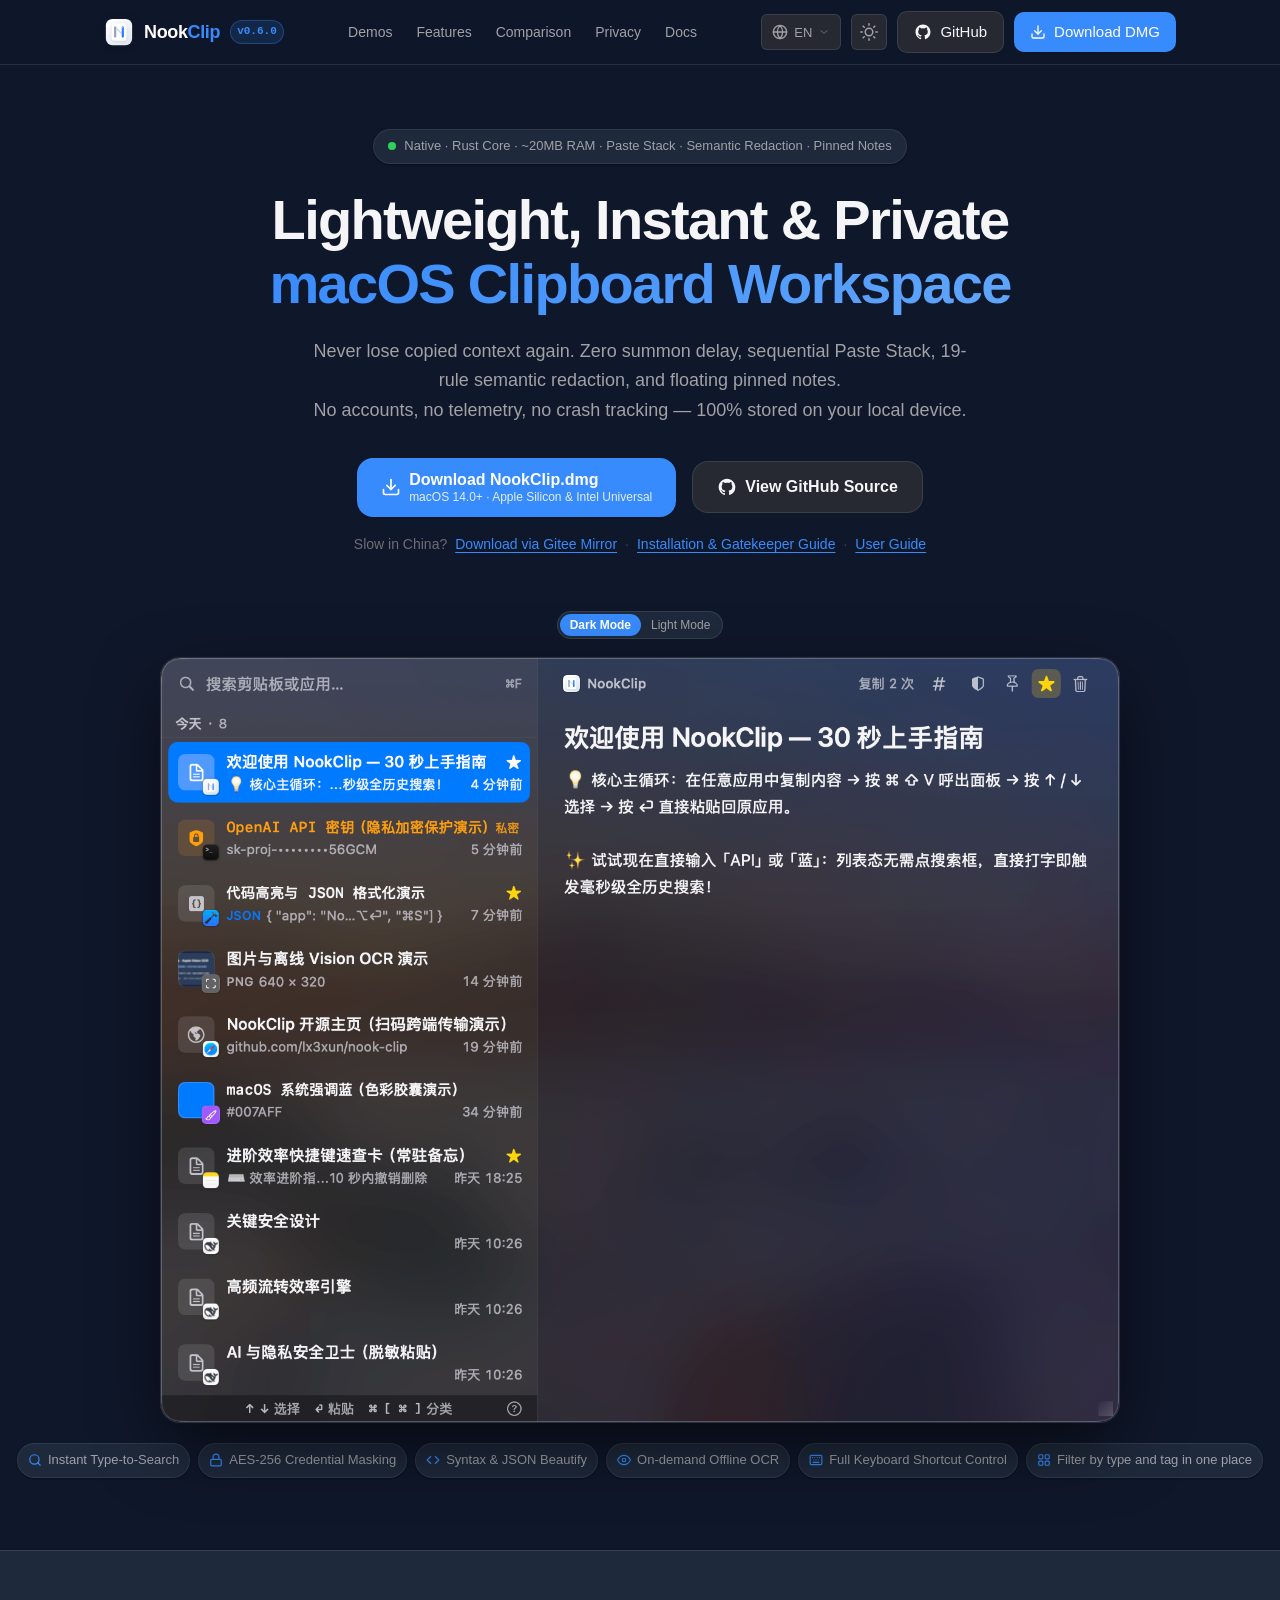
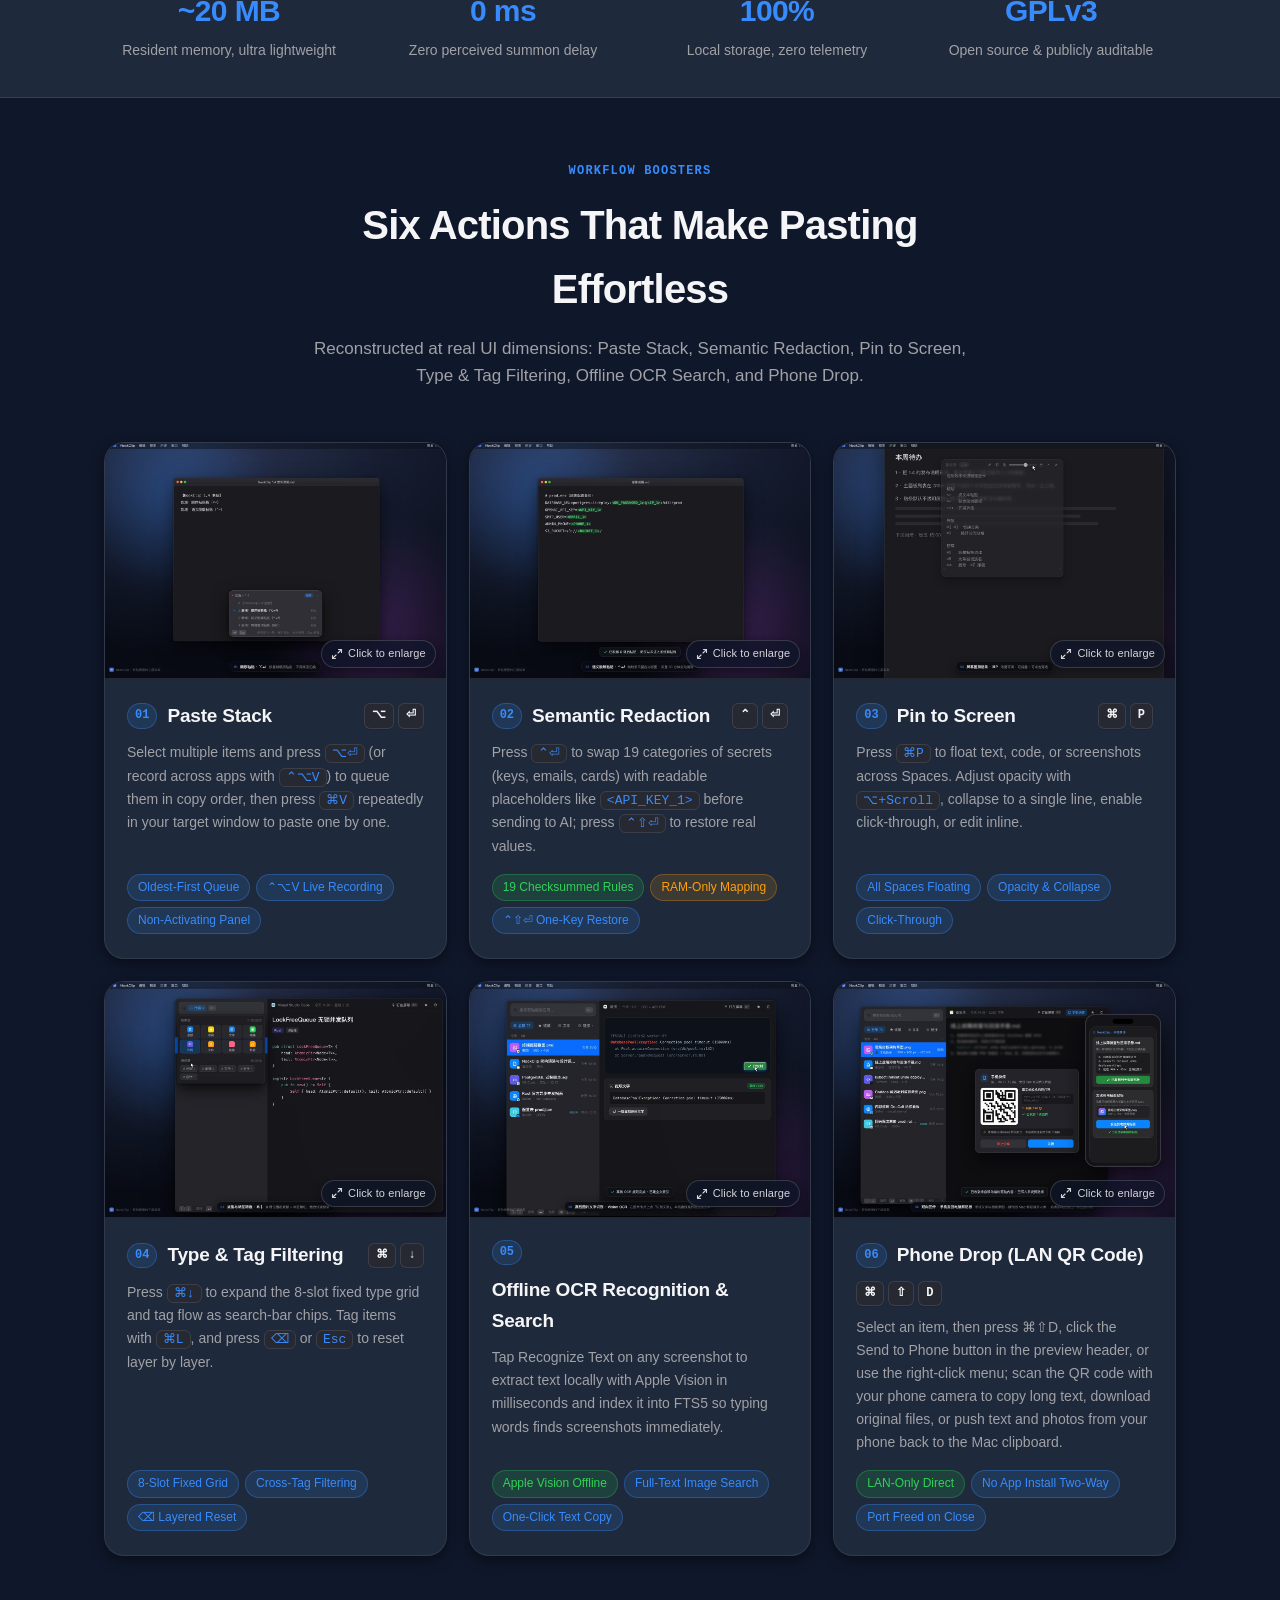
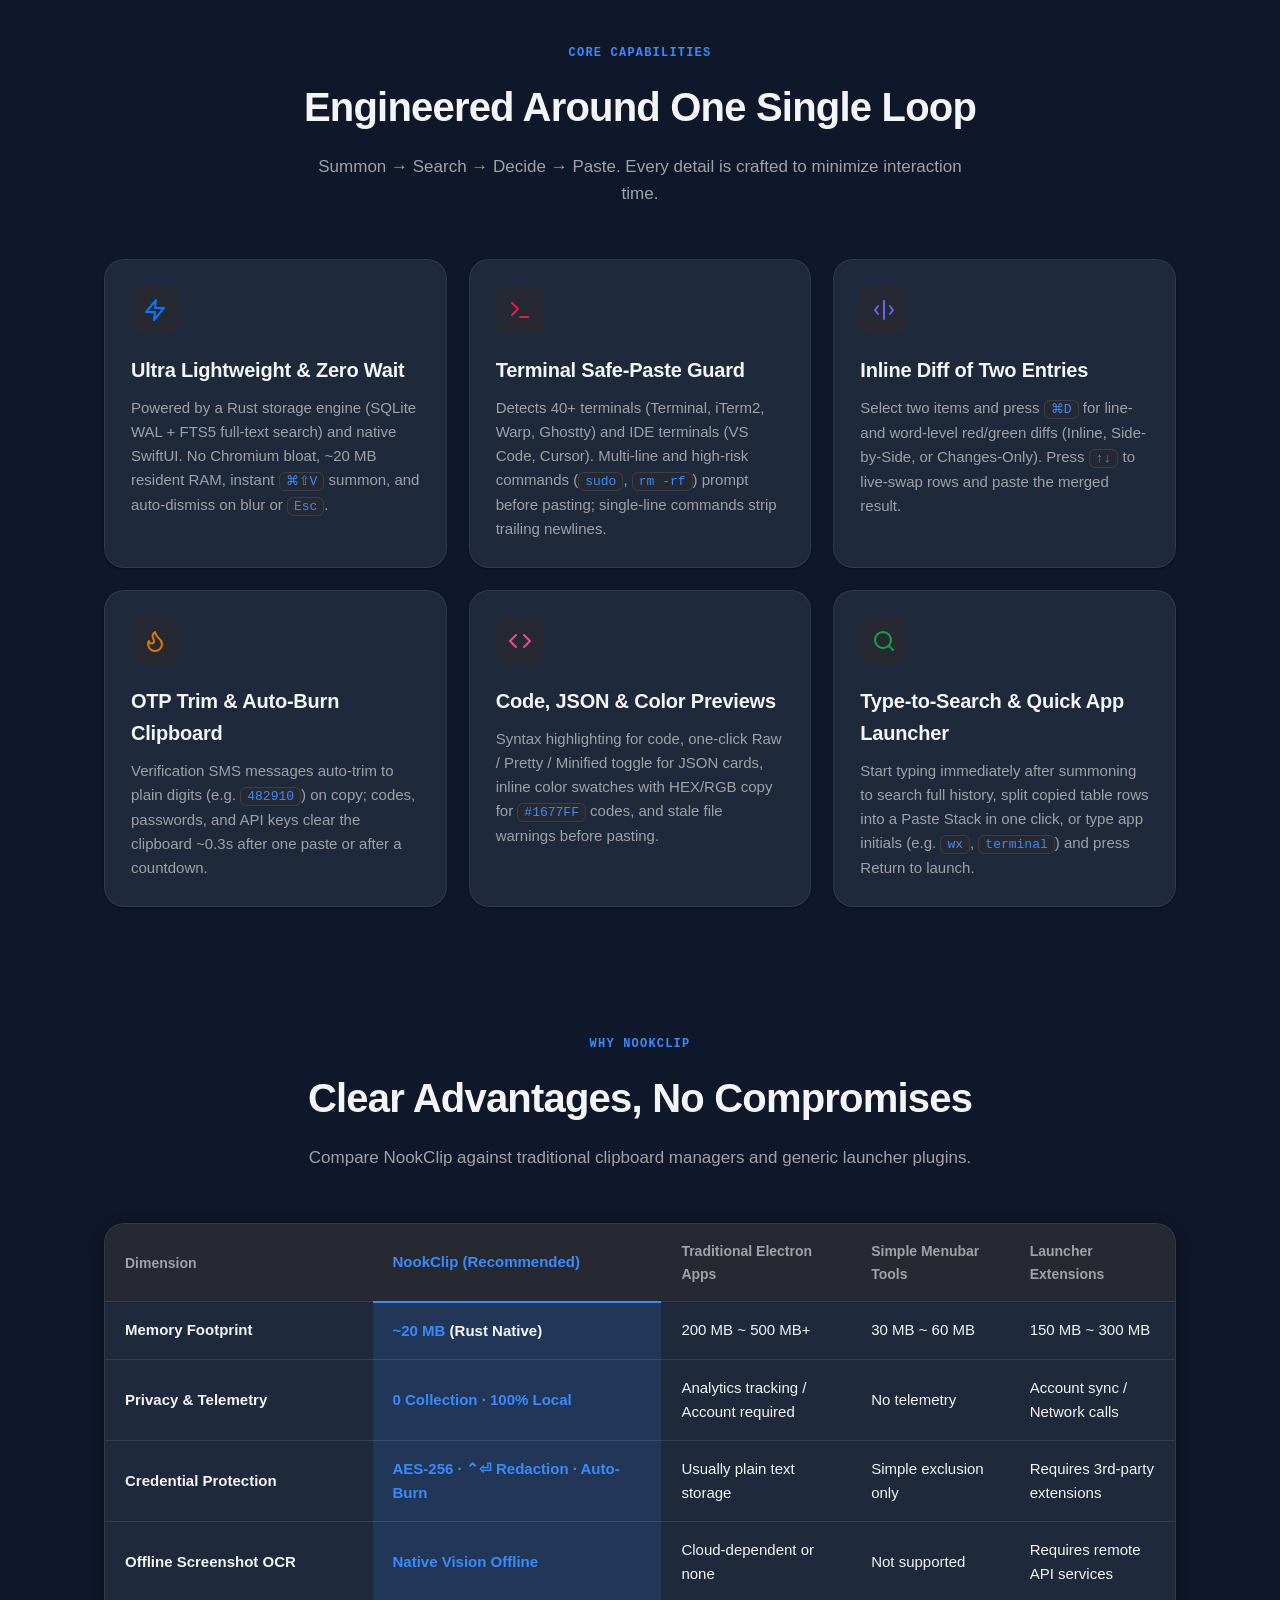
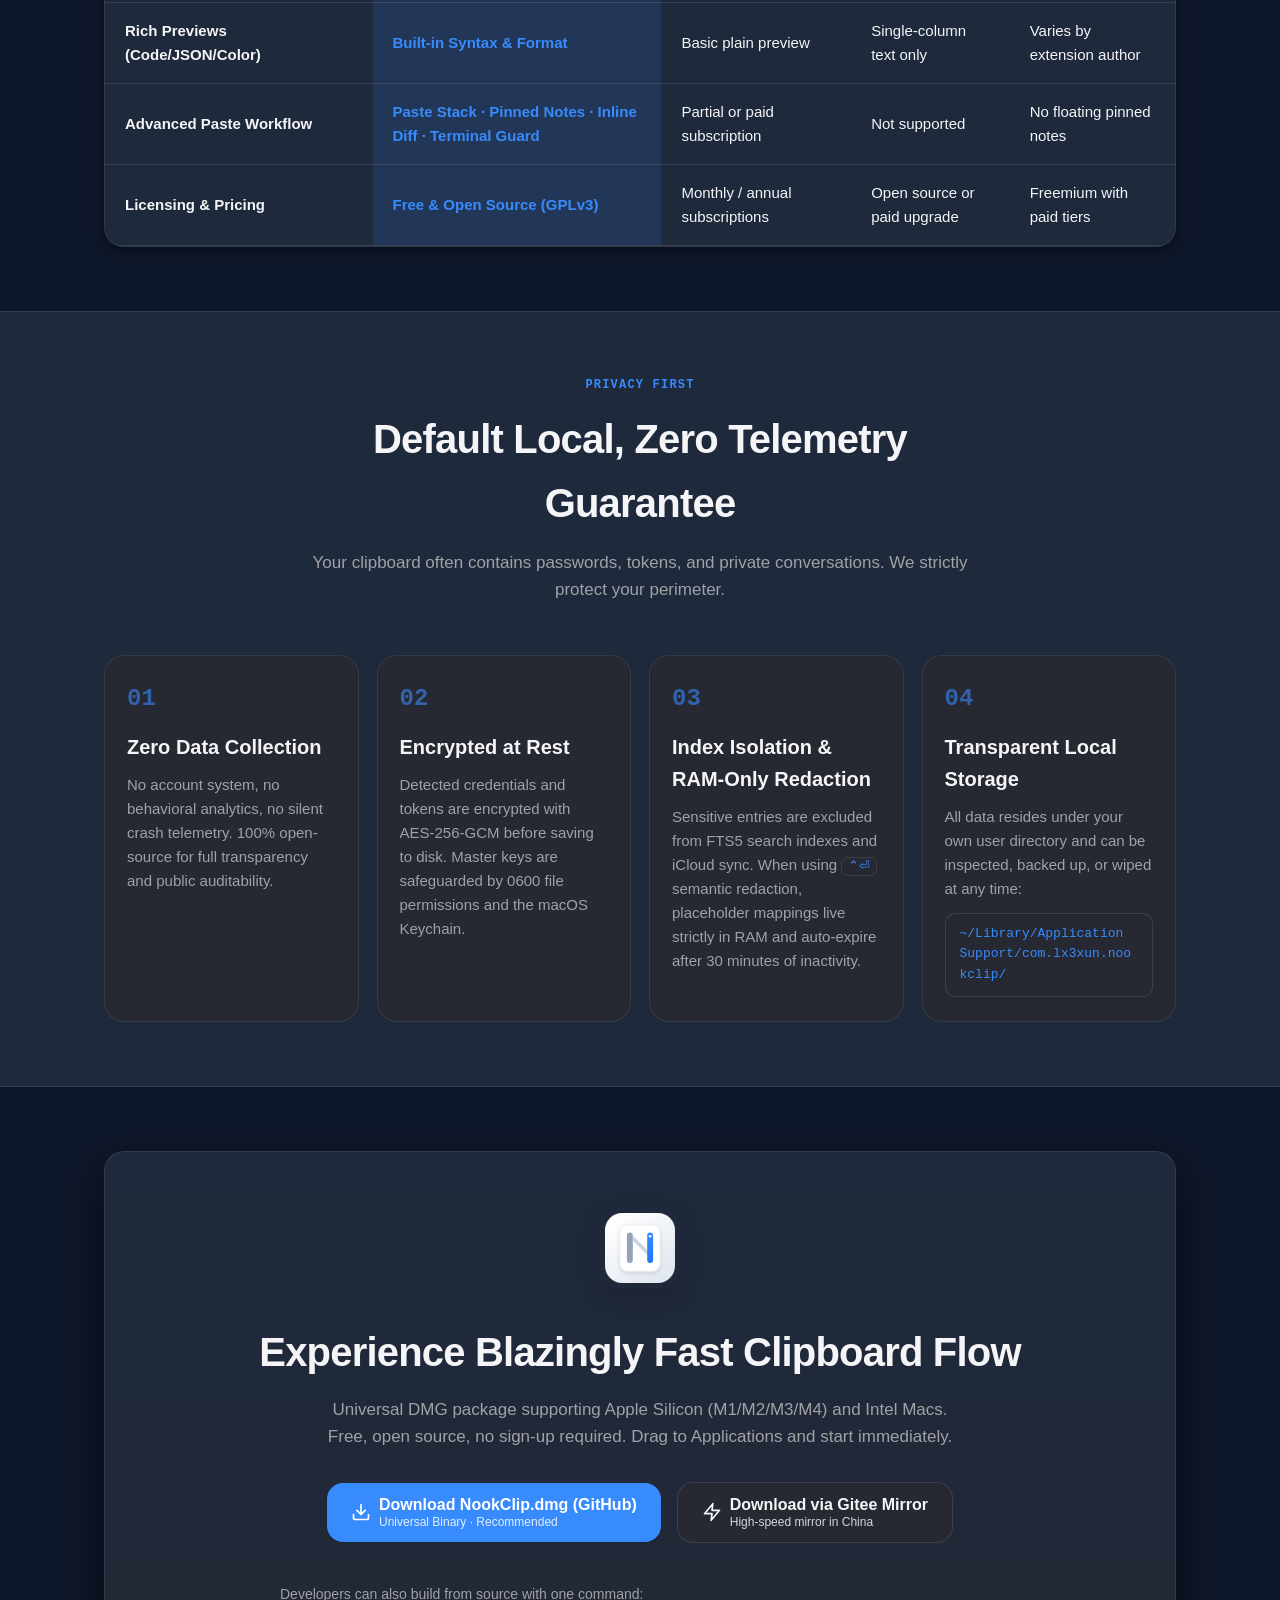
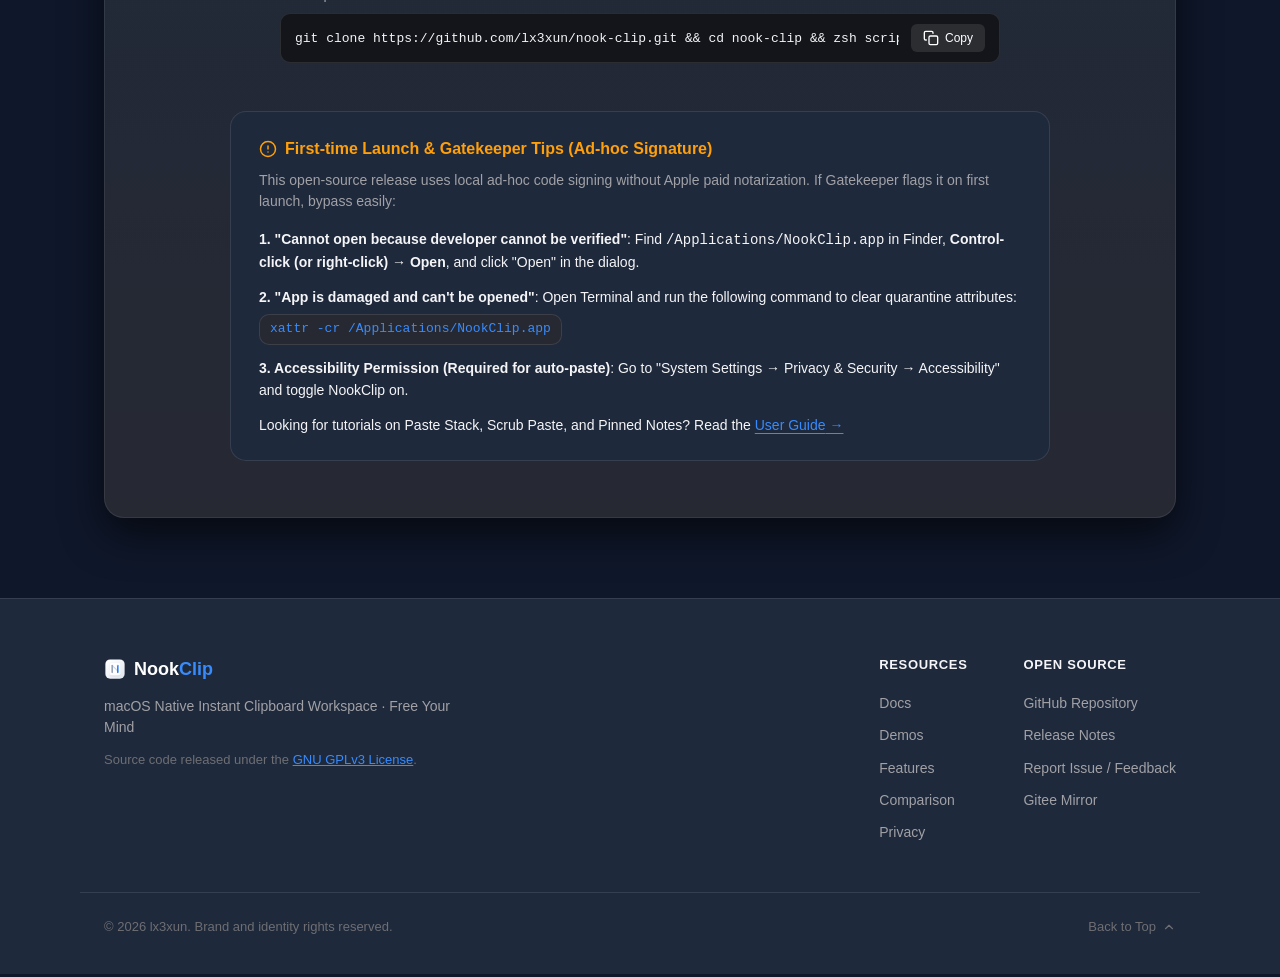
<file: site/index.html>
<!DOCTYPE html>
<html lang="zh-Hans" data-theme="dark">
<head>
  <meta charset="UTF-8">
  <meta name="viewport" content="width=device-width, initial-scale=1.0, viewport-fit=cover">
  <title>NookClip - 轻量、快速、注重隐私的 macOS 剪贴板管理工具</title>
  <meta name="description" content="NookClip 是专为 macOS 打造的原生剪贴板与历史记录管理工具。Rust 引擎驱动，常驻内存仅约 20MB，呼出零延迟，敏感凭据本地加密脱敏，数据 100% 留在本机。">
  <meta name="keywords" content="NookClip, Nook, macOS剪贴板, 剪贴板历史, Rust, SwiftUI, 本地隐私, 开发者工具, 开源剪贴板">
  <meta name="author" content="lx3xun">

  <!-- Open Graph / 社交分享卡片 -->
  <meta property="og:type" content="website">
  <meta property="og:title" content="NookClip - 轻量、快速、注重隐私的 macOS 剪贴板管理工具">
  <meta property="og:description" content="底层 Rust 存储引擎，常驻内存仅 ~20MB，按键即呼出。敏感信息本地加密，数据 100% 留在本机。">
  <meta property="og:image" content="assets/icon.png">

  <!-- 图标与主题色配置 (Logo Kit) -->
  <link rel="icon" href="favicon.ico" sizes="48x48">
  <link rel="icon" type="image/svg+xml" href="assets/favicon.svg">
  <link rel="apple-touch-icon" href="assets/apple-touch-icon.png">
  <link rel="manifest" href="site.webmanifest">
  <meta name="theme-color" content="#1677FF" media="(prefers-color-scheme: light)">
  <meta name="theme-color" content="#0F172A" media="(prefers-color-scheme: dark)">

  <!-- 静态资源加版本戳：本地/预览站常开缓存，改完 CSS/JS 后若 URL 不变，
       浏览器会一直用旧副本（本次就踩到旧 style.scss 缓存导致改动"看不见"） -->
  <link rel="stylesheet" href="style.css?v=20261028_2">
</head>
<body>
  <!-- 页面顶部导航栏 -->
  <header class="site-header" id="top">
    <div class="header-inner container">
      <a href="#top" class="brand-link" aria-label="NookClip 首页">
        <img src="assets/nookclip-appicon.svg" alt="NookClip 品牌图标" class="brand-logo" width="30" height="30" aria-hidden="true">
        <span class="brand-name"><span class="brand-name-nook">Nook</span><span class="brand-name-clip">Clip</span></span>
        <span class="brand-badge">v0.6.0</span>
      </a>

      <!-- 桌面端导航项 -->
      <nav class="site-nav" aria-label="网站主要导航">
        <ul class="nav-list">
          <li><a href="#demos" class="nav-link" data-i18n="nav_demos">动态演示</a></li>
          <li><a href="#features" class="nav-link" data-i18n="nav_features">核心能力</a></li>
          <li><a href="#comparison" class="nav-link" data-i18n="nav_comparison">方案对比</a></li>
          <li><a href="#privacy" class="nav-link" data-i18n="nav_privacy">隐私安全</a></li>
          <li><a href="docs/" class="nav-link" data-i18n="nav_docs">使用文档</a></li>
        </ul>
      </nav>

      <!-- 右侧控制区：语言选择、主题切换、代码仓库、下载入口 -->
      <div class="header-actions">
        <!-- 语言选择下拉菜单 -->
        <div class="lang-selector-wrapper">
          <button id="langMenuBtn" class="lang-toggle-btn" aria-label="切换语言 / Language" aria-expanded="false" title="切换语言 / Language">
            <svg class="lang-icon" width="16" height="16" viewBox="0 0 24 24" fill="none" stroke="currentColor" stroke-width="2" stroke-linecap="round" stroke-linejoin="round" aria-hidden="true">
              <circle cx="12" cy="12" r="10"></circle>
              <line x1="2" y1="12" x2="22" y2="12"></line>
              <path d="M12 2a15.3 15.3 0 0 1 4 10 15.3 15.3 0 0 1-4 10 15.3 15.3 0 0 1-4-10 15.3 15.3 0 0 1 4-10z"></path>
            </svg>
            <span id="currentLangLabel">简</span>
            <svg class="chevron-icon" width="12" height="12" viewBox="0 0 24 24" fill="none" stroke="currentColor" stroke-width="2" stroke-linecap="round" stroke-linejoin="round" aria-hidden="true">
              <polyline points="6 9 12 15 18 9"></polyline>
            </svg>
          </button>
          <div id="langDropdown" class="lang-dropdown" hidden>
            <button type="button" class="lang-option is-active" data-lang="zh-Hans">简体中文</button>
            <button type="button" class="lang-option" data-lang="zh-Hant">繁體中文</button>
            <button type="button" class="lang-option" data-lang="en">English</button>
          </div>
        </div>

        <!-- 主题切换 -->
        <button id="themeToggleBtn" class="theme-toggle-btn" aria-label="切换浅色与深色主题" title="切换外观主题">
          <svg class="theme-icon icon-sun" width="18" height="18" viewBox="0 0 24 24" fill="none" stroke="currentColor" stroke-width="2" stroke-linecap="round" stroke-linejoin="round" aria-hidden="true">
            <circle cx="12" cy="12" r="5"></circle>
            <line x1="12" y1="1" x2="12" y2="3"></line>
            <line x1="12" y1="21" x2="12" y2="23"></line>
            <line x1="4.22" y1="4.22" x2="5.64" y2="5.64"></line>
            <line x1="18.36" y1="18.36" x2="19.78" y2="19.78"></line>
            <line x1="1" y1="12" x2="3" y2="12"></line>
            <line x1="21" y1="12" x2="23" y2="12"></line>
            <line x1="4.22" y1="19.78" x2="5.64" y2="18.36"></line>
            <line x1="18.36" y1="5.64" x2="19.78" y2="4.22"></line>
          </svg>
          <svg class="theme-icon icon-moon" width="18" height="18" viewBox="0 0 24 24" fill="none" stroke="currentColor" stroke-width="2" stroke-linecap="round" stroke-linejoin="round" aria-hidden="true">
            <path d="M21 12.79A9 9 0 1 1 11.21 3 7 7 0 0 0 21 12.79z"></path>
          </svg>
        </button>

        <a href="https://github.com/lx3xun/nook-clip" target="_blank" rel="noopener noreferrer" class="btn btn-secondary nav-github" aria-label="查看 GitHub 仓库">
          <svg class="btn-icon" width="18" height="18" viewBox="0 0 24 24" fill="currentColor" aria-hidden="true">
            <path fill-rule="evenodd" clip-rule="evenodd" d="M12 2C6.477 2 2 6.484 2 12.017c0 4.425 2.865 8.18 6.839 9.504.5.092.682-.217.682-.483 0-.237-.008-.868-.013-1.703-2.782.605-3.369-1.343-3.369-1.343-.454-1.158-1.11-1.466-1.11-1.466-.908-.62.069-.608.069-.608 1.003.07 1.53 1.032 1.53 1.032.892 1.53 2.341 1.088 2.91.832.092-.647.35-1.088.636-1.338-2.22-.253-4.555-1.113-4.555-4.951 0-1.093.39-1.988 1.029-2.688-.103-.253-.446-1.272.098-2.65 0 0 .84-.27 2.75 1.026A9.564 9.564 0 0112 6.844c.85.004 1.705.115 2.504.337 1.909-1.296 2.747-1.027 2.747-1.027.546 1.379.202 2.398.1 2.651.64.7 1.028 1.595 1.028 2.688 0 3.848-2.339 4.695-4.566 4.943.359.309.678.92.678 1.855 0 1.338-.012 2.419-.012 2.747 0 .268.18.58.688.482A10.019 10.019 0 0022 12.017C22 6.484 17.522 2 12 2z"></path>
          </svg>
          <span class="btn-text">GitHub</span>
        </a>

        <a href="#download" class="btn btn-primary nav-download">
          <svg class="btn-icon" width="16" height="16" viewBox="0 0 24 24" fill="none" stroke="currentColor" stroke-width="2" stroke-linecap="round" stroke-linejoin="round" aria-hidden="true">
            <path d="M21 15v4a2 2 0 0 1-2 2H5a2 2 0 0 1-2-2v-4"></path>
            <polyline points="7 10 12 15 17 10"></polyline>
            <line x1="12" y1="15" x2="12" y2="3"></line>
          </svg>
          <span data-i18n="nav_btn_dl">下载 DMG</span>
        </a>

        <!-- 移动端汉堡菜单切换按钮 -->
        <button id="mobileMenuBtn" class="mobile-menu-btn" aria-label="打开导航菜单" aria-expanded="false">
          <svg class="icon-menu-open" width="22" height="22" viewBox="0 0 24 24" fill="none" stroke="currentColor" stroke-width="2" stroke-linecap="round" stroke-linejoin="round" aria-hidden="true">
            <line x1="3" y1="12" x2="21" y2="12"></line>
            <line x1="3" y1="6" x2="21" y2="6"></line>
            <line x1="3" y1="18" x2="21" y2="18"></line>
          </svg>
          <svg class="icon-menu-close" width="22" height="22" viewBox="0 0 24 24" fill="none" stroke="currentColor" stroke-width="2" stroke-linecap="round" stroke-linejoin="round" aria-hidden="true">
            <line x1="18" y1="6" x2="6" y2="18"></line>
            <line x1="6" y1="6" x2="18" y2="18"></line>
          </svg>
        </button>
      </div>
    </div>

    <!-- 移动端抽屉导航 -->
    <div id="mobileMenu" class="mobile-nav-drawer" hidden>
      <div class="mobile-lang-row">
        <span class="mobile-lang-label">语言 / Language:</span>
        <div class="mobile-lang-buttons">
          <button type="button" class="lang-option is-active" data-lang="zh-Hans">简体</button>
          <button type="button" class="lang-option" data-lang="zh-Hant">繁體</button>
          <button type="button" class="lang-option" data-lang="en">EN</button>
        </div>
      </div>
      <div class="mobile-theme-row">
        <span class="mobile-theme-label" data-i18n="mobile_theme_label">外观 / Theme:</span>
        <div class="mobile-theme-buttons">
          <button type="button" class="mobile-theme-option" data-theme-val="light" data-i18n="theme_light">浅色</button>
          <button type="button" class="mobile-theme-option" data-theme-val="dark" data-i18n="theme_dark">深色</button>
        </div>
      </div>
      <nav class="mobile-nav-inner" aria-label="移动端网站导航">
        <ul class="mobile-nav-list">
          <li><a href="#demos" class="mobile-nav-link" data-i18n="nav_demos">动态演示</a></li>
          <li><a href="#features" class="mobile-nav-link" data-i18n="nav_features">核心能力</a></li>
          <li><a href="#comparison" class="mobile-nav-link" data-i18n="nav_comparison">方案对比</a></li>
          <li><a href="#privacy" class="mobile-nav-link" data-i18n="nav_privacy">隐私安全</a></li>
          <li><a href="docs/" class="mobile-nav-link" data-i18n="nav_docs">使用文档</a></li>
          <li><a href="#download" class="mobile-nav-link" data-i18n="nav_download">下载安装</a></li>
          <li><a href="https://github.com/lx3xun/nook-clip" target="_blank" rel="noopener noreferrer" class="mobile-nav-link" data-i18n="footer_repo">GitHub 仓库</a></li>
        </ul>
      </nav>
        <div class="mobile-drawer-cta">
          <a href="https://github.com/lx3xun/nook-clip/releases/latest" data-role="download-dmg" class="btn btn-primary btn-mobile-download">
            <svg class="btn-icon" width="16" height="16" viewBox="0 0 24 24" fill="none" stroke="currentColor" stroke-width="2" stroke-linecap="round" stroke-linejoin="round" aria-hidden="true">
              <path d="M21 15v4a2 2 0 0 1-2 2H5a2 2 0 0 1-2-2v-4"></path>
              <polyline points="7 10 12 15 17 10"></polyline>
              <line x1="12" y1="15" x2="12" y2="3"></line>
            </svg>
            <span data-i18n="nav_btn_dl">下载 DMG</span>
          </a>
        </div>
    </div>
  </header>
  <!-- 移动端抽屉遮罩背景 -->
  <div id="mobileBackdrop" class="mobile-nav-backdrop" hidden></div>


  <main>
    <!-- 首屏英雄区 Hero Section -->
    <section class="hero-section">
      <div class="container hero-container">
        <!-- 标签指示条 -->
        <div class="hero-badge">
          <span class="badge-dot" aria-hidden="true"></span>
          <span data-i18n="hero_badge">原生架构 · Rust 内核 · ~20MB 常驻 · 顺序粘贴 · 语义脱敏 · 屏幕贴条</span>
        </div>

        <h1 class="hero-title" data-i18n="hero_title">
          轻量、极速、守住隐私的<br>
          <span class="text-gradient">macOS 剪贴板工作台</span>
        </h1>

        <p class="hero-desc" data-i18n="hero_desc">
          随手复制旧内容不再丢失。按键呼出零等待，支持多选顺序粘贴、19 类敏感信息语义脱敏与屏幕置顶贴条。<br class="desktop-only">
          没有账号、没有联网打点与崩溃上报，全部历史数据 100% 保存在你的本地设备上。
        </p>

        <!-- 主行动按钮区 -->
        <div class="hero-cta-group">
          <a href="https://github.com/lx3xun/nook-clip/releases/latest" data-role="download-dmg" class="btn btn-primary btn-large cta-primary">
            <svg class="btn-icon" width="20" height="20" viewBox="0 0 24 24" fill="none" stroke="currentColor" stroke-width="2" stroke-linecap="round" stroke-linejoin="round" aria-hidden="true">
              <path d="M21 15v4a2 2 0 0 1-2 2H5a2 2 0 0 1-2-2v-4"></path>
              <polyline points="7 10 12 15 17 10"></polyline>
              <line x1="12" y1="15" x2="12" y2="3"></line>
            </svg>
            <div class="btn-text-group">
              <span class="btn-title" data-i18n="hero_dl_title">下载 NookClip.dmg</span>
              <span class="btn-sub" data-i18n="hero_dl_sub">macOS 14.0+ · Apple Silicon & Intel 通用</span>
            </div>
          </a>

          <a href="https://github.com/lx3xun/nook-clip" target="_blank" rel="noopener noreferrer" class="btn btn-secondary btn-large">
            <svg class="btn-icon" width="20" height="20" viewBox="0 0 24 24" fill="currentColor" aria-hidden="true">
              <path fill-rule="evenodd" clip-rule="evenodd" d="M12 2C6.477 2 2 6.484 2 12.017c0 4.425 2.865 8.18 6.839 9.504.5.092.682-.217.682-.483 0-.237-.008-.868-.013-1.703-2.782.605-3.369-1.343-3.369-1.343-.454-1.158-1.11-1.466-1.11-1.466-.908-.62.069-.608.069-.608 1.003.07 1.53 1.032 1.53 1.032.892 1.53 2.341 1.088 2.91.832.092-.647.35-1.088.636-1.338-2.22-.253-4.555-1.113-4.555-4.951 0-1.093.39-1.988 1.029-2.688-.103-.253-.446-1.272.098-2.65 0 0 .84-.27 2.75 1.026A9.564 9.564 0 0112 6.844c.85.004 1.705.115 2.504.337 1.909-1.296 2.747-1.027 2.747-1.027.546 1.379.202 2.398.1 2.651.64.7 1.028 1.595 1.028 2.688 0 3.848-2.339 4.695-4.566 4.943.359.309.678.92.678 1.855 0 1.338-.012 2.419-.012 2.747 0 .268.18.58.688.482A10.019 10.019 0 0022 12.017C22 6.484 17.522 2 12 2z"></path>
            </svg>
            <span class="btn-title" data-i18n="hero_github_title">浏览 GitHub 源码</span>
          </a>
        </div>

        <div class="hero-sublinks">
          <span data-i18n="hero_gitee_tip">国内下载慢？</span>
          <a href="https://gitee.com/lx3xun/nook-clip/releases" target="_blank" rel="noopener noreferrer" class="link-inline" data-i18n="hero_gitee_link">前往 Gitee 镜像加速下载</a>
          <span class="divider">·</span>
          <a href="#install-guide" class="link-inline" data-i18n="hero_guide_link">首次安装与权限说明</a>
          <span class="divider">·</span>
          <a href="docs/" class="link-inline" data-i18n="hero_docs_link">完整使用文档</a>
        </div>

        <!-- 产品交互预览区 -->
        <div class="mockup-wrapper">
          <div class="mockup-controls-bar">
            <div class="mockup-theme-switcher" role="radiogroup" aria-label="外观模式切换">
              <button type="button" class="preview-mode-btn is-active" data-preview-mode="dark" role="radio" aria-checked="true" data-i18n="preview_dark">
                深色模式
              </button>
              <button type="button" class="preview-mode-btn" data-preview-mode="light" role="radio" aria-checked="false" data-i18n="preview_light">
                浅色模式
              </button>
            </div>
          </div>

          <!-- 原生界面超清截图展示窗 -->
          <div class="mockup-content">
            <img id="productPreviewImg" class="product-preview-img" src="assets/nookclip-dark.png" alt="NookClip 深色模式界面真实截图" width="1578" height="1258" loading="eager" decoding="async">
          </div>
          <!-- 界面关键能力注脚 -->
          <div class="mockup-highlights" aria-label="核心界面特性速览">
            <div class="highlight-chip">
              <svg width="14" height="14" viewBox="0 0 24 24" fill="none" stroke="currentColor" stroke-width="2" stroke-linecap="round" stroke-linejoin="round" aria-hidden="true"><circle cx="11" cy="11" r="8"></circle><line x1="21" y1="21" x2="16.65" y2="16.65"></line></svg>
              <span data-i18n="chip_search">打字直接搜，即时命中</span>
            </div>
            <div class="highlight-chip">
              <svg width="14" height="14" viewBox="0 0 24 24" fill="none" stroke="currentColor" stroke-width="2" stroke-linecap="round" stroke-linejoin="round" aria-hidden="true"><rect x="3" y="11" width="18" height="11" rx="2" ry="2"></rect><path d="M7 11V7a5 5 0 0 1 10 0v4"></path></svg>
              <span data-i18n="chip_sensitive">敏感凭证掩码与 AES 加密</span>
            </div>
            <div class="highlight-chip">
              <svg width="14" height="14" viewBox="0 0 24 24" fill="none" stroke="currentColor" stroke-width="2" stroke-linecap="round" stroke-linejoin="round" aria-hidden="true"><polyline points="16 18 22 12 16 6"></polyline><polyline points="8 6 2 12 8 18"></polyline></svg>
              <span data-i18n="chip_code">代码高亮与 JSON 美化</span>
            </div>
            <div class="highlight-chip">
              <svg width="14" height="14" viewBox="0 0 24 24" fill="none" stroke="currentColor" stroke-width="2" stroke-linecap="round" stroke-linejoin="round" aria-hidden="true"><path d="M1 12s4-8 11-8 11 8 11 8-4 8-11 8-11-8-11-8z"></path><circle cx="12" cy="12" r="3"></circle></svg>
              <span data-i18n="chip_ocr">系统离线 OCR 手动提取</span>
            </div>
            <div class="highlight-chip">
              <svg width="14" height="14" viewBox="0 0 24 24" fill="none" stroke="currentColor" stroke-width="2" stroke-linecap="round" stroke-linejoin="round" aria-hidden="true"><rect x="2" y="4" width="20" height="16" rx="2"></rect><path d="M6 8h.01M10 8h.01M14 8h.01M18 8h.01M8 12h.01M12 12h.01M16 12h.01M7 16h10"></path></svg>
              <span data-i18n="chip_shortcuts">全键盘快捷键驱动</span>
            </div>
            <div class="highlight-chip">
              <svg width="14" height="14" viewBox="0 0 24 24" fill="none" stroke="currentColor" stroke-width="2" stroke-linecap="round" stroke-linejoin="round" aria-hidden="true"><rect x="3" y="3" width="7" height="7" rx="1.5"></rect><rect x="14" y="3" width="7" height="7" rx="1.5"></rect><rect x="3" y="14" width="7" height="7" rx="1.5"></rect><rect x="14" y="14" width="7" height="7" rx="1.5"></rect></svg>
              <span data-i18n="chip_filter">按类型 / 按标签一屏筛选</span>
            </div>
          </div>
        </div>
      </div>
    </section>

    <!-- 关键数据与信任指示条 Stats Bar -->
    <section class="stats-section" aria-label="产品性能与基础指标">
      <div class="container">
        <div class="stats-grid">
          <div class="stat-card">
            <div class="stat-value" data-i18n="stat_mem_val">~20 MB</div>
            <div class="stat-label" data-i18n="stat_mem_lbl">常驻内存占用，告别笨重</div>
          </div>
          <div class="stat-card">
            <div class="stat-value" data-i18n="stat_speed_val">0 毫秒</div>
            <div class="stat-label" data-i18n="stat_speed_lbl">全局呼出无延迟感知</div>
          </div>
          <div class="stat-card">
            <div class="stat-value" data-i18n="stat_privacy_val">100%</div>
            <div class="stat-label" data-i18n="stat_privacy_lbl">本地数据存储，零网络遥测</div>
          </div>
          <div class="stat-card">
            <div class="stat-value" data-i18n="stat_license_val">GPLv3</div>
            <div class="stat-label" data-i18n="stat_license_lbl">开源授权协议，透明可审计</div>
          </div>
        </div>
      </div>
    </section>

    <!-- 核心功能动态演示 Feature Demos Section -->
    <section class="demos-section" id="demos">
      <div class="container">
        <div class="section-header">
          <div class="section-kicker" data-i18n="demos_kicker">WORKFLOW BOOSTERS</div>
          <h2 class="section-title" data-i18n="demos_title">六个让剪贴板更顺手的高效动作</h2>
          <p class="section-desc" data-i18n="demos_desc">按真实界面的尺寸与配色复刻：顺序粘贴、语义脱敏、屏幕贴条、类型与标签筛选、离线 OCR 搜图、手机互传。</p>
        </div>

        <div class="demos-grid">
          <!-- Demo 1: 顺序粘贴 -->
          <article class="demo-card">
            <div class="demo-video-wrap" role="button" tabindex="0" aria-label="放大观看演示：顺序粘贴栈" data-demo-idx="0">
              <video class="demo-video" src="assets/features/paste-stack.mp4" poster="assets/features/poster-paste-stack.jpg" autoplay loop muted playsinline preload="metadata"></video>
              <div class="demo-zoom-badge"><svg width="12" height="12" viewBox="0 0 24 24" fill="none" stroke="currentColor" stroke-width="2.2" stroke-linecap="round" stroke-linejoin="round" aria-hidden="true"><polyline points="15 3 21 3 21 9"></polyline><polyline points="9 21 3 21 3 15"></polyline><line x1="21" y1="3" x2="14" y2="10"></line><line x1="3" y1="21" x2="10" y2="14"></line></svg><span data-i18n="demo_zoom_hint">点击放大</span></div>
            </div>
            <div class="demo-meta">
              <div class="demo-head">
                <span class="demo-num">01</span>
                <h3 class="demo-title" data-i18n="demo1_title">顺序粘贴栈</h3>
                <div class="demo-kbd">
                  <kbd class="key-cap">⌥</kbd>
                  <kbd class="key-cap">⏎</kbd>
                </div>
              </div>
              <p class="demo-desc" data-i18n="demo1_desc">
                多选几条按 <code>⌥⏎</code>（或按 <code>⌃⌥V</code> 跨应用录制），按复制先后排成底部队列浮窗，在目标窗口连续按 <code>⌘V</code> 即可逐条贴出。
              </p>
              <div class="demo-tags">
                <span class="demo-tag" data-i18n="demo1_tag1">按复制顺序排队的浮窗</span>
                <span class="demo-tag" data-i18n="demo1_tag2">⌃⌥V 跨应用录制</span>
                <span class="demo-tag" data-i18n="demo1_tag3">不抢焦点</span>
              </div>
            </div>
          </article>

          <!-- Demo 2: 语义脱敏粘贴 -->
          <article class="demo-card">
            <div class="demo-video-wrap" role="button" tabindex="0" aria-label="放大观看演示：语义脱敏粘贴" data-demo-idx="1">
              <video class="demo-video" src="assets/features/scrub-paste.mp4" poster="assets/features/poster-scrub-paste.jpg" autoplay loop muted playsinline preload="metadata"></video>
              <div class="demo-zoom-badge"><svg width="12" height="12" viewBox="0 0 24 24" fill="none" stroke="currentColor" stroke-width="2.2" stroke-linecap="round" stroke-linejoin="round" aria-hidden="true"><polyline points="15 3 21 3 21 9"></polyline><polyline points="9 21 3 21 3 15"></polyline><line x1="21" y1="3" x2="14" y2="10"></line><line x1="3" y1="21" x2="10" y2="14"></line></svg><span data-i18n="demo_zoom_hint">点击放大</span></div>
            </div>
            <div class="demo-meta">
              <div class="demo-head">
                <span class="demo-num">02</span>
                <h3 class="demo-title" data-i18n="demo2_title">语义脱敏粘贴</h3>
                <div class="demo-kbd">
                  <kbd class="key-cap">⌃</kbd>
                  <kbd class="key-cap">⏎</kbd>
                </div>
              </div>
              <p class="demo-desc" data-i18n="demo2_desc">
                按 <code>⌃⏎</code> 自动将密钥、邮箱、卡号等 19 类敏感信息换成 <code>&lt;API_KEY_1&gt;</code> 可读占位符安全发给 AI；AI 回复后按 <code>⌃⇧⏎</code> 一键还原真值。
              </p>
              <div class="demo-tags">
                <span class="demo-tag demo-tag-green" data-i18n="demo2_tag1">19 类规则校验</span>
                <span class="demo-tag demo-tag-amber" data-i18n="demo2_tag2">映射表不落盘</span>
                <span class="demo-tag" data-i18n="demo2_tag3">⌃⇧⏎ 一键还原</span>
              </div>
            </div>
          </article>

          <!-- Demo 3: 屏幕置顶贴条 -->
          <article class="demo-card">
            <div class="demo-video-wrap" role="button" tabindex="0" aria-label="放大观看演示：屏幕置顶贴条" data-demo-idx="2">
              <video class="demo-video" src="assets/features/pinned-note.mp4" poster="assets/features/poster-pinned-note.jpg" autoplay loop muted playsinline preload="metadata"></video>
              <div class="demo-zoom-badge"><svg width="12" height="12" viewBox="0 0 24 24" fill="none" stroke="currentColor" stroke-width="2.2" stroke-linecap="round" stroke-linejoin="round" aria-hidden="true"><polyline points="15 3 21 3 21 9"></polyline><polyline points="9 21 3 21 3 15"></polyline><line x1="21" y1="3" x2="14" y2="10"></line><line x1="3" y1="21" x2="10" y2="14"></line></svg><span data-i18n="demo_zoom_hint">点击放大</span></div>
            </div>
            <div class="demo-meta">
              <div class="demo-head">
                <span class="demo-num">03</span>
                <h3 class="demo-title" data-i18n="demo3_title">屏幕置顶贴条</h3>
                <div class="demo-kbd">
                  <kbd class="key-cap">⌘</kbd>
                  <kbd class="key-cap">P</kbd>
                </div>
              </div>
              <p class="demo-desc" data-i18n="demo3_desc">
                按 <code>⌘P</code> 将文本、代码或截图钉成跨桌面常驻小窗，支持 <code>⌥+滚轮</code> 调透明度、单行折叠、鼠标点击穿透与内联编辑。
              </p>
              <div class="demo-tags">
                <span class="demo-tag" data-i18n="demo3_tag1">跨桌面置顶</span>
                <span class="demo-tag" data-i18n="demo3_tag2">透明度与折叠</span>
                <span class="demo-tag" data-i18n="demo3_tag3">点击穿透</span>
              </div>
            </div>
          </article>

          <!-- Demo 4: 类型与标签筛选 -->
          <article class="demo-card">
            <div class="demo-video-wrap" role="button" tabindex="0" aria-label="放大观看演示：类型与标签筛选" data-demo-idx="3">
              <video class="demo-video" src="assets/features/filter-tags.mp4" poster="assets/features/poster-filter-tags.jpg" autoplay loop muted playsinline preload="metadata"></video>
              <div class="demo-zoom-badge"><svg width="12" height="12" viewBox="0 0 24 24" fill="none" stroke="currentColor" stroke-width="2.2" stroke-linecap="round" stroke-linejoin="round" aria-hidden="true"><polyline points="15 3 21 3 21 9"></polyline><polyline points="9 21 3 21 3 15"></polyline><line x1="21" y1="3" x2="14" y2="10"></line><line x1="3" y1="21" x2="10" y2="14"></line></svg><span data-i18n="demo_zoom_hint">点击放大</span></div>
            </div>
            <div class="demo-meta">
              <div class="demo-head">
                <span class="demo-num">04</span>
                <h3 class="demo-title" data-i18n="demo4_title">类型与标签筛选</h3>
                <div class="demo-kbd">
                  <kbd class="key-cap">⌘</kbd>
                  <kbd class="key-cap">↓</kbd>
                </div>
              </div>
              <p class="demo-desc" data-i18n="demo4_desc">
                按 <code>⌘↓</code> 展开 8 槽位固定类型网格与标签流，点选即刻以搜索框胶囊生效；支持 <code>⌘L</code> 快速打标，按 <code>⌫</code> 或 <code>Esc</code> 逐层复位。
              </p>
              <div class="demo-tags">
                <span class="demo-tag" data-i18n="demo4_tag1">8 槽位固定网格</span>
                <span class="demo-tag" data-i18n="demo4_tag2">标签横切筛选</span>
                <span class="demo-tag" data-i18n="demo4_tag3">⌫ 逐层复位</span>
              </div>
            </div>
          </article>

          <!-- Demo 5: 离线图片 OCR 识别与搜索 -->
          <article class="demo-card">
            <div class="demo-video-wrap" role="button" tabindex="0" aria-label="放大观看演示：离线图片 OCR 识别与搜索" data-demo-idx="4">
              <video class="demo-video" src="assets/features/ocr-search.mp4" poster="assets/features/poster-ocr-search.jpg" autoplay loop muted playsinline preload="metadata"></video>
              <div class="demo-zoom-badge"><svg width="12" height="12" viewBox="0 0 24 24" fill="none" stroke="currentColor" stroke-width="2.2" stroke-linecap="round" stroke-linejoin="round" aria-hidden="true"><polyline points="15 3 21 3 21 9"></polyline><polyline points="9 21 3 21 3 15"></polyline><line x1="21" y1="3" x2="14" y2="10"></line><line x1="3" y1="21" x2="10" y2="14"></line></svg><span data-i18n="demo_zoom_hint">点击放大</span></div>
            </div>
            <div class="demo-meta">
              <div class="demo-head">
                <span class="demo-num">05</span>
                <h3 class="demo-title" data-i18n="demo5_title">离线图片 OCR 识别与搜索</h3>
              </div>
              <p class="demo-desc" data-i18n="demo5_desc">
                截图点一下「识别文字」，系统原生 Vision 离线毫秒提取文字并写入全文索引，之后直接在搜索框敲词即可搜出对应截图。
              </p>
              <div class="demo-tags">
                <span class="demo-tag demo-tag-green" data-i18n="demo5_tag1">原生 Vision 离线</span>
                <span class="demo-tag" data-i18n="demo5_tag2">全文搜图内文字</span>
                <span class="demo-tag" data-i18n="demo5_tag3">一键复制提取词</span>
              </div>
            </div>
          </article>

          <!-- Demo 6: 手机互传 -->
          <article class="demo-card">
            <div class="demo-video-wrap" role="button" tabindex="0" aria-label="放大观看演示：手机互传" data-demo-idx="5">
              <video class="demo-video" src="assets/features/phone-drop.mp4" poster="assets/features/poster-phone-drop.jpg" autoplay loop muted playsinline preload="metadata"></video>
              <div class="demo-zoom-badge"><svg width="12" height="12" viewBox="0 0 24 24" fill="none" stroke="currentColor" stroke-width="2.2" stroke-linecap="round" stroke-linejoin="round" aria-hidden="true"><polyline points="15 3 21 3 21 9"></polyline><polyline points="9 21 3 21 3 15"></polyline><line x1="21" y1="3" x2="14" y2="10"></line><line x1="3" y1="21" x2="10" y2="14"></line></svg><span data-i18n="demo_zoom_hint">点击放大</span></div>
            </div>
            <div class="demo-meta">
              <div class="demo-head">
                <span class="demo-num">06</span>
                <h3 class="demo-title" data-i18n="demo6_title">手机互传（局域网扫码）</h3>
                <div class="demo-kbd">
                  <kbd class="key-cap">⌘</kbd>
                  <kbd class="key-cap">⇧</kbd>
                  <kbd class="key-cap">D</kbd>
                </div>
              </div>
              <p class="demo-desc" data-i18n="demo6_desc">
                选中记录，按 <code>⌘⇧D</code>、点预览顶栏「手机互传」按钮或右键菜单直达，手机相机扫码即可在浏览器免安装复制电脑长文、下载原图，或把手机文字与相册图片一键传回 Mac 剪贴板。
              </p>
              <div class="demo-tags">
                <span class="demo-tag demo-tag-green" data-i18n="demo6_tag1">仅局域网直传</span>
                <span class="demo-tag" data-i18n="demo6_tag2">免装 App 双向收发</span>
                <span class="demo-tag" data-i18n="demo6_tag3">关闭即释放端口</span>
              </div>
            </div>
          </article>
        </div>
      </div>
    </section>
    <!-- 核心功能 Bento 网格 Features Section -->
    <section class="features-section" id="features">
      <div class="container">
        <div class="section-header">
          <div class="section-kicker" data-i18n="features_kicker">CORE CAPABILITIES</div>
          <h2 class="section-title" data-i18n="features_title">围绕一个主循环精心打磨</h2>
          <p class="section-desc" data-i18n="features_desc">呼出 → 检索 → 判断 → 一次粘贴。每个细节都为缩短操作时间而设计。</p>
        </div>

        <div class="features-bento">
          <!-- 卡片 1: 极致轻量与零等待 -->
          <article class="bento-card">
            <div class="card-icon-wrapper text-blue">
              <svg width="24" height="24" viewBox="0 0 24 24" fill="none" stroke="currentColor" stroke-width="2" stroke-linecap="round" stroke-linejoin="round" aria-hidden="true">
                <polygon points="13 2 3 14 12 14 11 22 21 10 12 10 13 2"></polygon>
              </svg>
            </div>
            <h3 class="card-title" data-i18n="card1_title">极致轻量与零等待</h3>
            <p class="card-desc" data-i18n="card1_desc">
              底层采用 Rust 存储引擎（SQLite WAL + FTS5 全文索引）与 SwiftUI 原生界面。无 Chromium 内核，常驻内存仅 ~20 MB，按下 <code>⌘⇧V</code> 零延迟呼出，失焦或按 <code>Esc</code> 自动隐退。
            </p>
          </article>

          <!-- 卡片 2: 终端安全粘贴护栏 -->
          <article class="bento-card">
            <div class="card-icon-wrapper text-rose">
              <svg width="24" height="24" viewBox="0 0 24 24" fill="none" stroke="currentColor" stroke-width="2" stroke-linecap="round" stroke-linejoin="round" aria-hidden="true">
                <polyline points="4 17 10 11 4 5"></polyline>
                <line x1="12" y1="19" x2="20" y2="19"></line>
              </svg>
            </div>
            <h3 class="card-title" data-i18n="card7_title">终端安全粘贴护栏</h3>
            <p class="card-desc" data-i18n="card7_desc">
              识别 Terminal、iTerm2、Warp、Ghostty 及 VS Code / Cursor 内置终端等 40+ 款终端，多行命令与 <code class="code-tag">sudo</code>、<code class="code-tag">rm -rf</code> 等高危指令先弹窗确认，单行命令自动去除末尾回车防误执行。
            </p>
          </article>

          <!-- 卡片 3: 两条记录行内对比 -->
          <article class="bento-card">
            <div class="card-icon-wrapper text-indigo">
              <svg width="24" height="24" viewBox="0 0 24 24" fill="none" stroke="currentColor" stroke-width="2" stroke-linecap="round" stroke-linejoin="round" aria-hidden="true">
                <line x1="12" y1="3" x2="12" y2="21"></line>
                <polyline points="6 8 3 12 6 16"></polyline>
                <polyline points="18 8 21 12 18 16"></polyline>
              </svg>
            </div>
            <h3 class="card-title" data-i18n="card8_title">两条记录行内对比</h3>
            <p class="card-desc" data-i18n="card8_desc">
              选中两条按 <code>⌘D</code> 即刻呈现行级与字词级红绿差异（支持行内 / 左右 / 只看差异三种视图），对比中可按 <code>↑↓</code> 实时换条并直接合并粘贴。
            </p>
          </article>

          <!-- 卡片 4: 验证码提纯与粘完即焚 -->
          <article class="bento-card">
            <div class="card-icon-wrapper text-amber">
              <svg width="24" height="24" viewBox="0 0 24 24" fill="none" stroke="currentColor" stroke-width="2" stroke-linecap="round" stroke-linejoin="round" aria-hidden="true">
                <path d="M8.5 14.5A2.5 2.5 0 0 0 11 12c0-1.38-.5-2-1-3-1.072-2.143-.224-4.054 2-6 .5 2.5 2 4.9 4 6.5 2 1.6 3 3.5 3 5.5a7 7 0 1 1-14 0c0-1.153.433-2.294 1-3a2.5 2.5 0 0 0 2.5 2.5z"></path>
              </svg>
            </div>
            <h3 class="card-title" data-i18n="card9_title">验证码提纯与粘完即焚</h3>
            <p class="card-desc" data-i18n="card9_desc">
              复制验证码短信自动提纯为纯数字（如 <code class="code-tag">482910</code>），<code>⌘V</code> 直接贴出验证码；密码、API 密钥等敏感内容粘贴一次后约 0.3 秒自动清空剪贴板，未粘贴则按倒计时自动擦除。
            </p>
          </article>

          <!-- 卡片 5: 代码高亮、JSON 与色值预览 -->
          <article class="bento-card">
            <div class="card-icon-wrapper text-pink">
              <svg width="24" height="24" viewBox="0 0 24 24" fill="none" stroke="currentColor" stroke-width="2" stroke-linecap="round" stroke-linejoin="round" aria-hidden="true">
                <polyline points="16 18 22 12 16 6"></polyline>
                <polyline points="8 6 2 12 8 18"></polyline>
              </svg>
            </div>
            <h3 class="card-title" data-i18n="card4_title">代码、JSON 与色值富预览</h3>
            <p class="card-desc" data-i18n="card4_desc">
              代码自动语法高亮，JSON 卡片一键切换「原文 / 美化 / 压缩」；识别颜色值（如 <code class="code-tag">#1677FF</code>）直观展示色标并转换 HEX / RGB，已删文件路径在粘贴前主动提醒。
            </p>
          </article>

          <!-- 卡片 6: 打字即搜与拼音启动应用 -->
          <article class="bento-card">
            <div class="card-icon-wrapper text-green">
              <svg width="24" height="24" viewBox="0 0 24 24" fill="none" stroke="currentColor" stroke-width="2" stroke-linecap="round" stroke-linejoin="round" aria-hidden="true">
                <circle cx="11" cy="11" r="8"></circle>
                <line x1="21" y1="21" x2="16.65" y2="16.65"></line>
              </svg>
            </div>
            <h3 class="card-title" data-i18n="card6_title">打字即搜与拼音启动应用</h3>
            <p class="card-desc" data-i18n="card6_desc">
              呼出面板直接敲字即可毫秒级全文检索，复制表格或收件信息还能一键按字段拆入顺序粘贴栈；输入拼音首字母（如 <code class="code-tag">wx</code> 找微信、<code class="code-tag">zd</code> 找终端）回车直接打开应用。
            </p>
          </article>
        </div>
      </div>
    </section>

    <!-- 竞品与工具方案横向对比 Comparison Section -->
    <section class="comparison-section" id="comparison">
      <div class="container">
        <div class="section-header">
          <div class="section-kicker" data-i18n="compare_kicker">WHY NOOKCLIP</div>
          <h2 class="section-title" data-i18n="compare_title">清晰的优势，不妥协的体验</h2>
          <p class="section-desc" data-i18n="compare_desc">对比传统剪贴板管理工具与通用启动器插件，了解 NookClip 的独到之处。</p>
        </div>

        <!-- 移动端表格横向滑动提示 -->
        <div class="table-scroll-hint" aria-hidden="true">
          <svg width="14" height="14" viewBox="0 0 24 24" fill="none" stroke="currentColor" stroke-width="2" stroke-linecap="round" stroke-linejoin="round">
            <polyline points="15 18 9 12 15 6"></polyline>
          </svg>
          <span data-i18n="table_scroll_hint">支持左右滑动查看完整对比</span>
          <svg width="14" height="14" viewBox="0 0 24 24" fill="none" stroke="currentColor" stroke-width="2" stroke-linecap="round" stroke-linejoin="round">
            <polyline points="9 18 15 12 9 6"></polyline>
          </svg>
        </div>

        <div class="table-wrapper">
          <table class="compare-table" aria-label="NookClip 与传统工具特性对比">
            <thead>
              <tr>
                <th scope="col" class="col-feature" data-i18n="th_feature">评估维度</th>
                <th scope="col" class="col-nook highlight-head" data-i18n="th_nook">NookClip (推荐)</th>
                <th scope="col" class="col-other" data-i18n="th_electron">传统 Electron 工具</th>
                <th scope="col" class="col-other" data-i18n="th_menubar">纯菜单栏轻量工具</th>
                <th scope="col" class="col-other" data-i18n="th_launcher">通用启动器插件</th>
              </tr>
            </thead>
            <tbody>
              <tr>
                <th scope="row" data-i18n="row1_dim">常驻内存开销</th>
                <td class="highlight-cell" data-i18n="row1_nook"><span class="badge-good">~20 MB</span> (Rust 原生)</td>
                <td data-i18n="row1_el">200 MB ~ 500 MB+</td>
                <td data-i18n="row1_mb">30 MB ~ 60 MB</td>
                <td data-i18n="row1_la">150 MB ~ 300 MB</td>
              </tr>
              <tr>
                <th scope="row" data-i18n="row2_dim">数据隐私与网络遥测</th>
                <td class="highlight-cell" data-i18n="row2_nook"><span class="badge-good">0 收集 · 100% 本地</span></td>
                <td data-i18n="row2_el">含行为打点 / 需登录账号</td>
                <td data-i18n="row2_mb">无上报</td>
                <td data-i18n="row2_la">账号体系 / 联网同步</td>
              </tr>
              <tr>
                <th scope="row" data-i18n="row3_dim">敏感凭证安全防护</th>
                <td class="highlight-cell" data-i18n="row3_nook"><span class="badge-good">AES-256 加密 · ⌃⏎ 语义脱敏</span></td>
                <td data-i18n="row3_el">通常明文存盘</td>
                <td data-i18n="row3_mb">仅提供简单排除</td>
                <td data-i18n="row3_la">需另装独立安全扩展</td>
              </tr>
              <tr>
                <th scope="row" data-i18n="row4_dim">离线图片 OCR 搜图</th>
                <td class="highlight-cell" data-i18n="row4_nook"><span class="badge-good">原生 Vision 离线识别</span></td>
                <td data-i18n="row4_el">依赖云端或无 OCR</td>
                <td data-i18n="row4_mb">通常不支持</td>
                <td data-i18n="row4_la">依赖第三方扩展服务</td>
              </tr>
              <tr>
                <th scope="row" data-i18n="row5_dim">富预览 (代码/JSON/色值)</th>
                <td class="highlight-cell" data-i18n="row5_nook"><span class="badge-good">内置高亮 / 美化 / 取色</span></td>
                <td data-i18n="row5_el">基础预览</td>
                <td data-i18n="row5_mb">纯单列无富预览</td>
                <td data-i18n="row5_la">取决于插件实现质量</td>
              </tr>
              <tr>
                <th scope="row" data-i18n="row6_dim">进阶粘贴工作流</th>
                <td class="highlight-cell" data-i18n="row6_nook"><span class="badge-good">顺序粘贴栈 · 屏幕置顶贴条 · 行内对比</span></td>
                <td data-i18n="row6_el">部分支持或需高价订阅</td>
                <td data-i18n="row6_mb">不支持</td>
                <td data-i18n="row6_la">无独立悬浮贴条</td>
              </tr>
              <tr>
                <th scope="row" data-i18n="row7_dim">授权模式与使用费用</th>
                <td class="highlight-cell" data-i18n="row7_nook"><span class="badge-good">开源免费 (GPLv3)</span></td>
                <td data-i18n="row7_el">每月 / 每年订阅付费</td>
                <td data-i18n="row7_mb">开源或少量买断</td>
                <td data-i18n="row7_la">核心功能免费，高级订阅</td>
              </tr>
            </tbody>
          </table>
        </div>
      </div>
    </section>

    <!-- 隐私与安全白皮书 Privacy Section -->
    <section class="privacy-section" id="privacy">
      <div class="container">
        <div class="section-header">
          <div class="section-kicker" data-i18n="privacy_kicker">PRIVACY FIRST</div>
          <h2 class="section-title" data-i18n="privacy_title">默认本地、绝不上报的隐私底线</h2>
          <p class="section-desc" data-i18n="privacy_desc">剪贴板往往包含你最敏感的密码、密钥和私聊信息。我们深知守住边界的责任。</p>
        </div>

        <div class="privacy-grid">
          <div class="privacy-card">
            <div class="privacy-num">01</div>
            <h3 class="privacy-title" data-i18n="priv1_title">零数据采集与遥测</h3>
            <p class="privacy-desc" data-i18n="priv1_desc">
              无用户账号体系，无用户行为分析（Analytics），无崩溃静默回传。代码全部开源，任何人都可以自行审查网络请求行为。
            </p>
          </div>

          <div class="privacy-card">
            <div class="privacy-num">02</div>
            <h3 class="privacy-title" data-i18n="priv2_title">敏感凭证落盘加密</h3>
            <p class="privacy-desc" data-i18n="priv2_desc">
              识别到的 API 密钥与连接串，存入本地数据库时自动使用 AES-256-GCM 强加密，加密主密钥受本地文件系统 0600 权限与系统钥匙串严格保管。
            </p>
          </div>

          <div class="privacy-card">
            <div class="privacy-num">03</div>
            <h3 class="privacy-title" data-i18n="priv3_title">敏感隔离与内存级脱敏映射</h3>
            <p class="privacy-desc" data-i18n="priv3_desc">
              敏感信息绝不写入 FTS5 搜索索引，也不会上传 iCloud。使用 <code>⌃⏎</code> 语义脱敏粘贴时，占位符与真实值的映射表只驻留内存、绝不落盘，闲置 30 分钟自动销毁。
            </p>
          </div>

          <div class="privacy-card">
            <div class="privacy-num">04</div>
            <h3 class="privacy-title" data-i18n="priv4_title">全透明本地文件路径</h3>
            <p class="privacy-desc" data-i18n="priv4_desc">
              数据全部透明保存在用户目录中，可随时备份、迁出或彻底销毁：
            </p>
            <div class="path-box">
              <code>~/Library/Application Support/com.lx3xun.nookclip/</code>
            </div>
          </div>
        </div>
      </div>
    </section>

    <!-- 下载与安装指南 Download Section -->
    <section class="download-section" id="download">
      <div class="container">
        <div class="download-box">
          <div class="download-main">
            <img src="assets/nookclip-appicon.svg" alt="NookClip 图标" class="download-app-icon" width="80" height="80">
            <h2 class="download-title" data-i18n="dl_title">立即体验丝滑的 macOS 剪贴板</h2>
            <p class="download-desc" data-i18n="dl_desc">
              支持 Apple Silicon (M1/M2/M3/M4) 与 Intel 处理器的通用 DMG 安装包。<br>
              免费开源，无需注册，拖入 Applications 目录即刻开箱使用。
            </p>

            <div class="download-btn-group">
              <a href="https://github.com/lx3xun/nook-clip/releases/latest" data-role="download-dmg" class="btn btn-primary btn-large">
                <svg class="btn-icon" width="20" height="20" viewBox="0 0 24 24" fill="none" stroke="currentColor" stroke-width="2" stroke-linecap="round" stroke-linejoin="round" aria-hidden="true">
                  <path d="M21 15v4a2 2 0 0 1-2 2H5a2 2 0 0 1-2-2v-4"></path>
                  <polyline points="7 10 12 15 17 10"></polyline>
                  <line x1="12" y1="15" x2="12" y2="3"></line>
                </svg>
                <div class="btn-text-group">
                  <span class="btn-title" data-i18n="dl_primary_title">下载 NookClip.dmg (GitHub 直链)</span>
                  <span class="btn-sub" data-i18n="dl_primary_sub">Universal 二进制 · 推荐</span>
                </div>
              </a>

              <a href="https://gitee.com/lx3xun/nook-clip/releases" target="_blank" rel="noopener noreferrer" class="btn btn-secondary btn-large">
                <svg class="btn-icon" width="20" height="20" viewBox="0 0 24 24" fill="none" stroke="currentColor" stroke-width="2" stroke-linecap="round" stroke-linejoin="round" aria-hidden="true">
                  <polygon points="13 2 3 14 12 14 11 22 21 10 12 10 13 2"></polygon>
                </svg>
                <div class="btn-text-group">
                  <span class="btn-title" data-i18n="dl_gitee_title">Gitee 发行版下载</span>
                  <span class="btn-sub" data-i18n="dl_gitee_sub">中国大陆高速镜像</span>
                </div>
              </a>
            </div>

            <!-- 开源源码直接构建指引 -->
            <div class="build-source-guide">
              <span class="build-title" data-i18n="dl_build_title">开发者亦可从源码直接构建（无安全提示）：</span>
              <div class="code-copy-box">
                <pre><code>git clone https://github.com/lx3xun/nook-clip.git &amp;&amp; cd nook-clip &amp;&amp; zsh scripts/build.sh app --universal</code></pre>
                <button type="button" class="copy-btn" id="copyBuildCmdBtn" aria-label="复制源码构建命令" title="复制到剪贴板">
                  <svg class="copy-icon" width="16" height="16" viewBox="0 0 24 24" fill="none" stroke="currentColor" stroke-width="2" stroke-linecap="round" stroke-linejoin="round" aria-hidden="true">
                    <rect x="9" y="9" width="13" height="13" rx="2" ry="2"></rect>
                    <path d="M5 15H4a2 2 0 0 1-2-2V4a2 2 0 0 1 2-2h9a2 2 0 0 1 2 2v1"></path>
                  </svg>
                  <span class="copy-text" data-i18n="copy_cmd">复制</span>
                </button>
              </div>
            </div>
          </div>

          <!-- 首次启动与 Gatekeeper 权限引导 -->
          <div class="install-faq" id="install-guide">
            <h3 class="faq-headline">
              <svg width="18" height="18" viewBox="0 0 24 24" fill="none" stroke="currentColor" stroke-width="2" stroke-linecap="round" stroke-linejoin="round" aria-hidden="true">
                <circle cx="12" cy="12" r="10"></circle>
                <line x1="12" y1="8" x2="12" y2="12"></line>
                <line x1="12" y1="16" x2="12.01" y2="16"></line>
              </svg>
              <span data-i18n="faq_headline">首次打开与权限说明（开源 Ad-hoc 签名版本）</span>
            </h3>
            <p class="faq-intro" data-i18n="faq_intro">
              本开源版本采用本地签名，未接入苹果每年付费的公证体系。首次启动若遇到 macOS Gatekeeper 拦截，请按以下方式快速通行：
            </p>
            <div class="faq-steps">
              <div class="faq-step" data-i18n="faq_step1">
                <strong>1. 提示「无法打开，因为无法验证开发者」</strong>：在访达（Finder）中找到 <code>/Applications/NookClip.app</code>，<strong>按住 Control 键点按（或右键）选择「打开」</strong>，并在弹出确认窗中点击「打开」即可。
              </div>
              <div class="faq-step">
                <span data-i18n="faq_step2"><strong>2. 提示「已损坏，移到废纸篓」</strong>：打开终端（Terminal）粘贴运行以下命令清除下载属性即可恢复正常：</span>
                <div class="path-box mini-cmd"><code>xattr -cr /Applications/NookClip.app</code></div>
              </div>
              <div class="faq-step" data-i18n="faq_step3">
                <strong>3. 辅助功能权限（自动粘贴必需）</strong>：前往「系统设置 → 隐私与安全性 → 辅助功能」勾选开启 NookClip。
              </div>
              <div class="faq-step">
                <span data-i18n="faq_docs_more">想了解顺序粘贴、脱敏还原与屏幕贴条等更多进阶技巧？查看</span>
                <a href="docs/" class="link-inline"><span data-i18n="hero_docs_link">完整使用文档</span> →</a>
              </div>
            </div>
          </div>
        </div>
      </div>
    </section>
  </main>

  <!-- 页脚 Footer -->
  <footer class="site-footer">
    <div class="container footer-container">
      <div class="footer-left">
        <div class="footer-brand">
          <img src="assets/nookclip-appicon.svg" alt="" width="22" height="22" aria-hidden="true">
          <span class="footer-title"><span class="brand-name-nook">Nook</span><span class="brand-name-clip">Clip</span></span>
        </div>
        <p class="footer-tagline" data-i18n="footer_tagline">macOS 原生极速剪贴板效率工作台 · 释放你的心流</p>
        <p class="footer-license" data-i18n="footer_license">
          源代码基于 <a href="https://github.com/lx3xun/nook-clip/blob/main/LICENSE" target="_blank" rel="noopener noreferrer">GNU GPLv3 协议</a> 开源开放。
        </p>
      </div>

      <div class="footer-links-group">
        <div class="footer-col">
          <div class="col-head" data-i18n="footer_nav_head">资源导航</div>
          <ul>
            <li><a href="docs/" data-i18n="nav_docs">使用文档</a></li>
            <li><a href="#demos" data-i18n="nav_demos">动态演示</a></li>
            <li><a href="#features" data-i18n="nav_features">核心能力</a></li>
            <li><a href="#comparison" data-i18n="nav_comparison">方案对比</a></li>
            <li><a href="#privacy" data-i18n="nav_privacy">隐私安全</a></li>
          </ul>
        </div>

        <div class="footer-col">
          <div class="col-head" data-i18n="footer_support_head">开源与支持</div>
          <ul>
            <li><a href="https://github.com/lx3xun/nook-clip" target="_blank" rel="noopener noreferrer" data-i18n="footer_repo">GitHub 仓库</a></li>
            <li><a href="https://github.com/lx3xun/nook-clip/releases" target="_blank" rel="noopener noreferrer" data-i18n="footer_history">版本发布历史</a></li>
            <li><a href="https://github.com/lx3xun/nook-clip/issues" target="_blank" rel="noopener noreferrer" data-i18n="footer_issues">提交 Issue / 建议</a></li>
            <li><a href="https://gitee.com/lx3xun/nook-clip" target="_blank" rel="noopener noreferrer" data-i18n="footer_gitee">Gitee 镜像</a></li>
          </ul>
        </div>
      </div>
    </div>

    <div class="footer-bottom container">
      <div class="copyright" data-i18n="footer_copyright">
        &copy; 2026 lx3xun. 保留所有品牌与应用标识权利。
      </div>
      <a href="#top" class="back-to-top" aria-label="返回顶部">
        <span data-i18n="back_to_top">返回顶部</span>
        <svg width="14" height="14" viewBox="0 0 24 24" fill="none" stroke="currentColor" stroke-width="2" stroke-linecap="round" stroke-linejoin="round" aria-hidden="true">
          <polyline points="18 15 12 9 6 15"></polyline>
        </svg>
      </a>
    </div>
  </footer>
  <!-- 移动端快捷悬浮返回顶部 -->
  <a href="#top" id="floatingBackToTop" class="floating-back-to-top" aria-label="返回顶部" hidden>
    <svg width="18" height="18" viewBox="0 0 24 24" fill="none" stroke="currentColor" stroke-width="2.5" stroke-linecap="round" stroke-linejoin="round" aria-hidden="true">
      <polyline points="18 15 12 9 6 15"></polyline>
    </svg>
  </a>

  <!-- 下载引导 Star 弹窗 (Star Modal) -->
  <div id="starModal" class="star-modal-backdrop" hidden aria-hidden="true" role="dialog" aria-modal="true" aria-labelledby="starModalTitle">
    <div class="star-modal-card">
      <button type="button" class="star-modal-close" id="starModalCloseBtn" aria-label="关闭弹窗" title="关闭">
        <svg width="18" height="18" viewBox="0 0 24 24" fill="none" stroke="currentColor" stroke-width="2" stroke-linecap="round" stroke-linejoin="round" aria-hidden="true">
          <line x1="18" y1="6" x2="6" y2="18"></line>
          <line x1="6" y1="6" x2="18" y2="18"></line>
        </svg>
      </button>

      <div class="star-modal-header">
        <div class="star-modal-icon-wrap">
          <img src="assets/nookclip-appicon.svg" alt="" width="56" height="56" class="star-modal-logo">
          <span class="star-modal-badge" aria-hidden="true">⭐️</span>
        </div>
        <h3 id="starModalTitle" class="star-modal-title" data-i18n="modal_dl_title">🎉 下载已开始！</h3>
      </div>

      <p class="star-modal-desc" data-i18n="modal_dl_desc">
        NookClip 是 100% 本地运行且完全开源的剪贴板工具。<br>如果它能为你提升效率，欢迎前往 GitHub 点亮一颗 ⭐️ 支持我们！
      </p>

      <div class="star-modal-actions">
        <a href="https://github.com/lx3xun/nook-clip" target="_blank" rel="noopener noreferrer" id="starModalGithubBtn" class="btn btn-primary star-modal-btn-star">
          <svg class="btn-icon" width="18" height="18" viewBox="0 0 24 24" fill="currentColor" aria-hidden="true">
            <path fill-rule="evenodd" clip-rule="evenodd" d="M12 2C6.477 2 2 6.484 2 12.017c0 4.425 2.865 8.18 6.839 9.504.5.092.682-.217.682-.483 0-.237-.008-.868-.013-1.703-2.782.605-3.369-1.343-3.369-1.343-.454-1.158-1.11-1.466-1.11-1.466-.908-.62.069-.608.069-.608 1.003.07 1.53 1.032 1.53 1.032.892 1.53 2.341 1.088 2.91.832.092-.647.35-1.088.636-1.338-2.22-.253-4.555-1.113-4.555-4.951 0-1.093.39-1.988 1.029-2.688-.103-.253-.446-1.272.098-2.65 0 0 .84-.27 2.75 1.026A9.564 9.564 0 0112 6.844c.85.004 1.705.115 2.504.337 1.909-1.296 2.747-1.027 2.747-1.027.546 1.379.202 2.398.1 2.651.64.7 1.028 1.595 1.028 2.688 0 3.848-2.339 4.695-4.566 4.943.359.309.678.92.678 1.855 0 1.338-.012 2.419-.012 2.747 0 .268.18.58.688.482A10.019 10.019 0 0022 12.017C22 6.484 17.522 2 12 2z"></path>
          </svg>
          <span data-i18n="modal_dl_star_btn">⭐️ 前往 GitHub 点亮 Star</span>
        </a>
        <button type="button" id="starModalDismissBtn" class="btn btn-secondary star-modal-btn-dismiss" data-i18n="modal_dl_close_btn">
          稍后再说
        </button>
      </div>
    </div>
  </div>

  <!-- 动图与演示放大弹窗 (Demo Lightbox Modal) -->
  <div id="demoLightbox" class="demo-lightbox-backdrop" hidden aria-hidden="true" role="dialog" aria-modal="true" aria-label="动态演示放大">
    <div class="demo-lightbox-card">
      <div class="demo-lightbox-topbar">
        <div class="demo-lightbox-title-wrap">
          <span class="demo-lightbox-num" id="demoLightboxNum">01</span>
          <h3 class="demo-lightbox-title" id="demoLightboxTitle">顺序粘贴栈</h3>
          <div class="demo-lightbox-kbd" id="demoLightboxKbd"></div>
        </div>
        <div class="demo-lightbox-actions">
          <button type="button" class="demo-lightbox-btn" id="demoLightboxPrevBtn" aria-label="上一个演示" title="上一个 (←)">
            <svg width="16" height="16" viewBox="0 0 24 24" fill="none" stroke="currentColor" stroke-width="2" stroke-linecap="round" stroke-linejoin="round"><polyline points="15 18 9 12 15 6"></polyline></svg>
          </button>
          <span class="demo-lightbox-counter" id="demoLightboxCounter">1 / 6</span>
          <button type="button" class="demo-lightbox-btn" id="demoLightboxNextBtn" aria-label="下一个演示" title="下一个 (→)">
            <svg width="16" height="16" viewBox="0 0 24 24" fill="none" stroke="currentColor" stroke-width="2" stroke-linecap="round" stroke-linejoin="round"><polyline points="9 18 15 12 9 6"></polyline></svg>
          </button>
          <button type="button" class="demo-lightbox-close" id="demoLightboxCloseBtn" aria-label="关闭弹窗" title="关闭 (Esc)">
            <svg width="18" height="18" viewBox="0 0 24 24" fill="none" stroke="currentColor" stroke-width="2" stroke-linecap="round" stroke-linejoin="round">
              <line x1="18" y1="6" x2="6" y2="18"></line>
              <line x1="6" y1="6" x2="18" y2="18"></line>
            </svg>
          </button>
        </div>
      </div>
      <div class="demo-lightbox-media-wrap">
        <video class="demo-lightbox-video" id="demoLightboxVideo" controls autoplay loop playsinline preload="auto"></video>
      </div>
      <div class="demo-lightbox-footer">
        <p class="demo-lightbox-desc" id="demoLightboxDesc"></p>
        <div class="demo-lightbox-tags" id="demoLightboxTags"></div>
      </div>
    </div>
  </div>

  <script src="i18n.js?v=20261028_2"></script>
  <script src="main.js?v=20261028_2"></script>
</body>
</html>
</file>
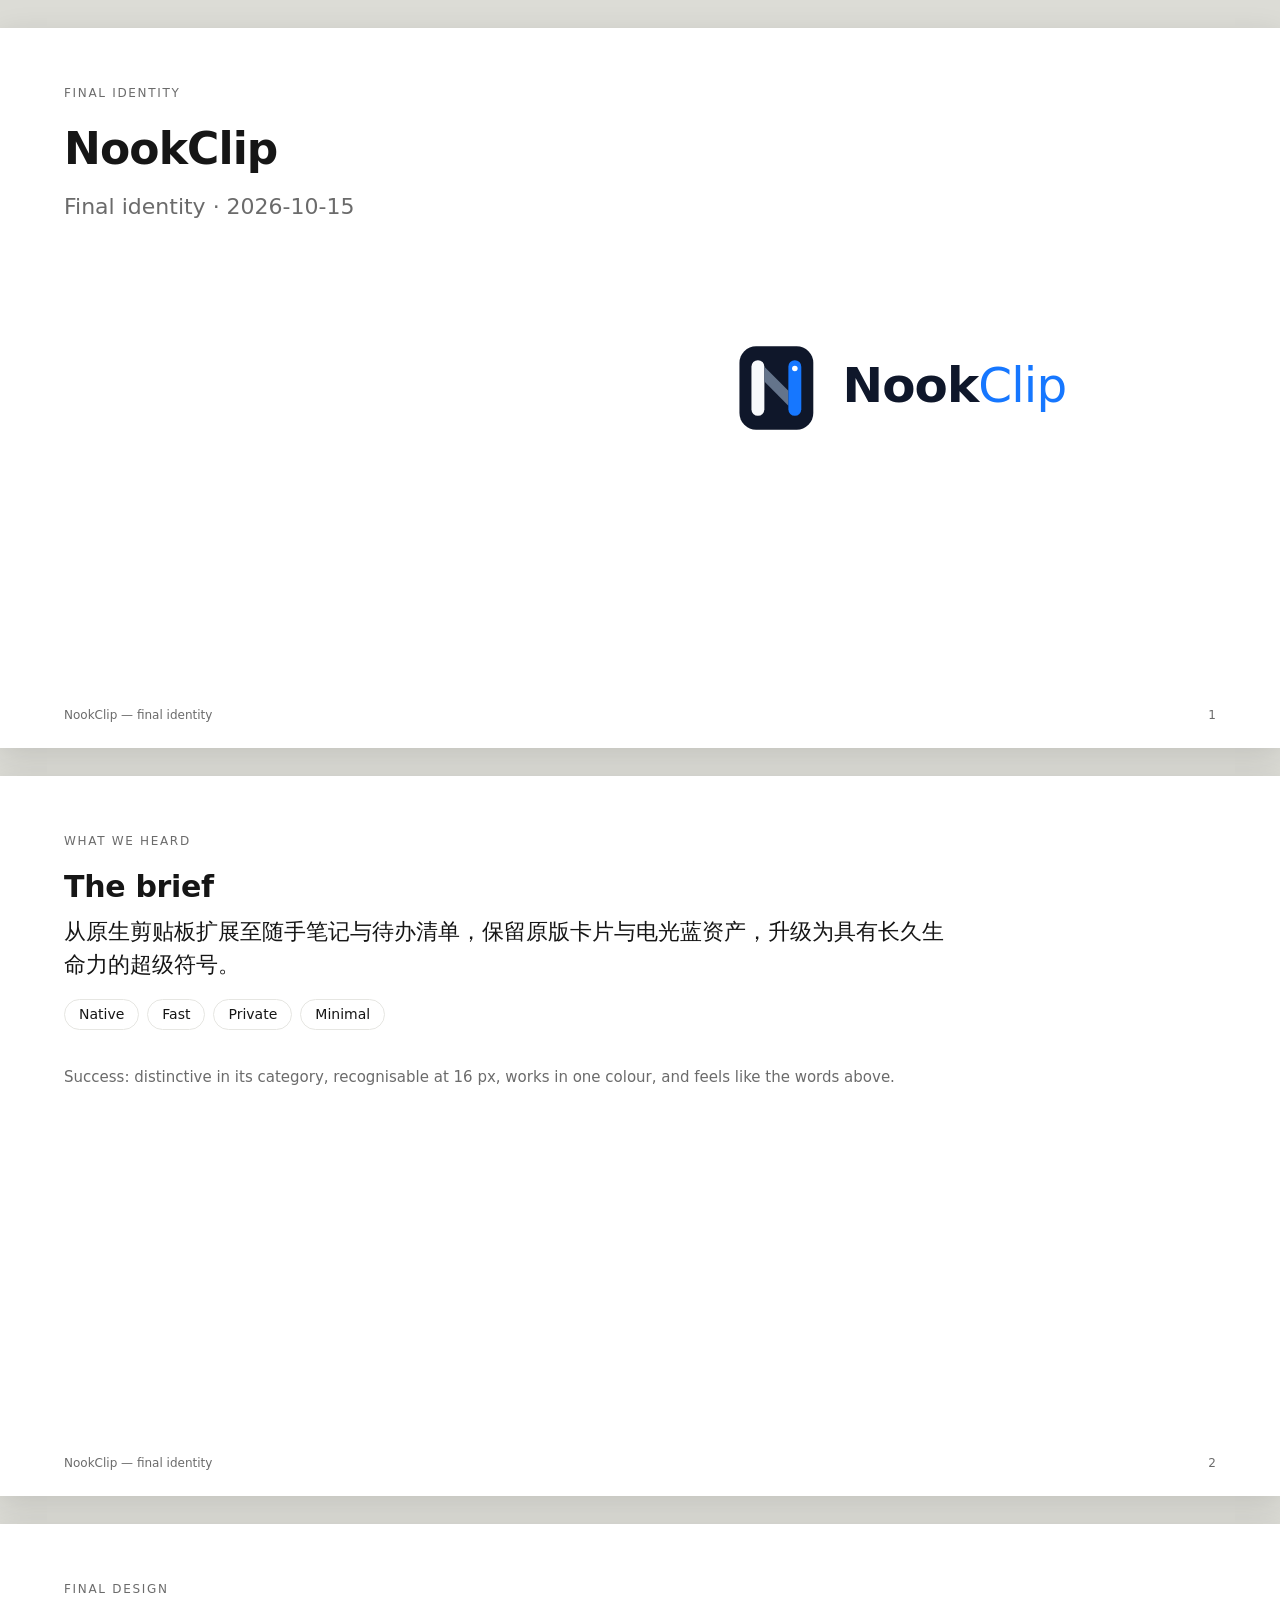
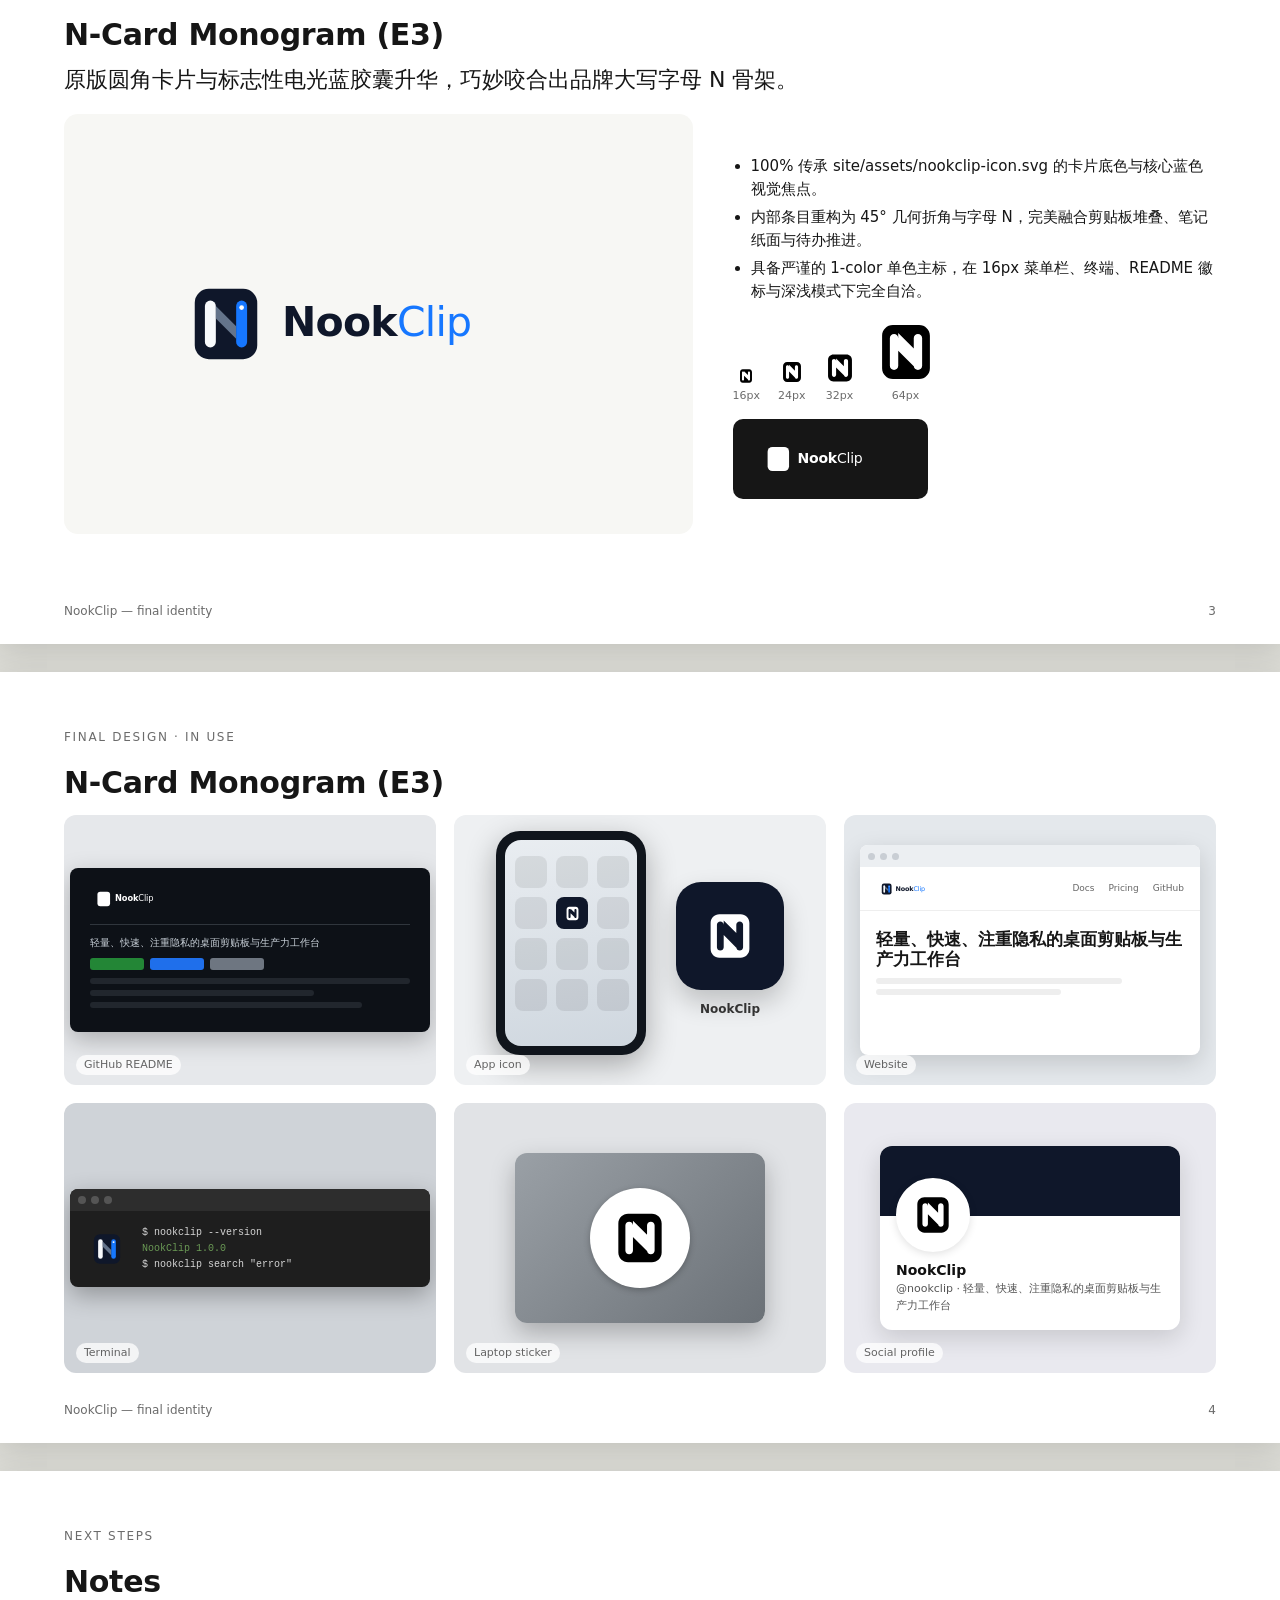
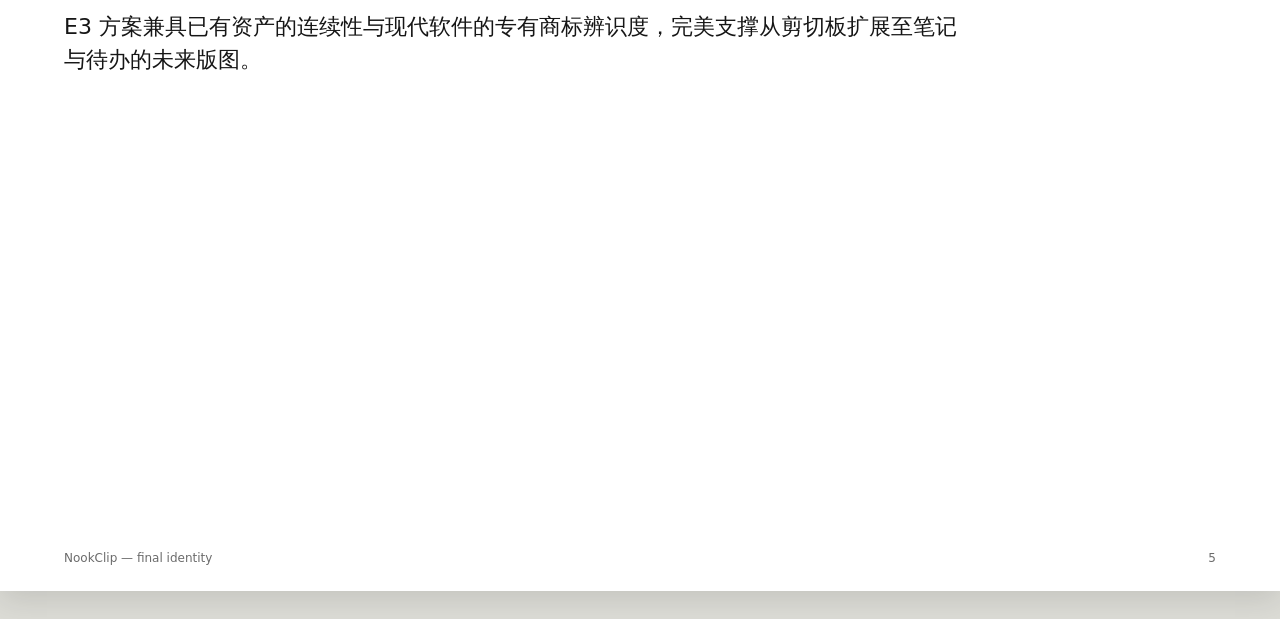
<file: assets/logo-kit/presentation.html>
<!doctype html><html lang='en'><head><meta charset='utf-8'><title>NookClip — final identity</title><style>
:root{--ink:#161616;--muted:#6b6b6b;--line:#e6e6e2;--paper:#f7f7f4}
*{box-sizing:border-box}body{margin:0;background:#dcdcd6;font:15px/1.5 system-ui,-apple-system,Segoe UI,sans-serif;color:var(--ink)}
.slide{width:1280px;min-height:720px;margin:28px auto;background:#fff;box-shadow:0 8px 30px rgba(0,0,0,.12);padding:56px 64px 70px;position:relative;overflow:hidden}
.slide h1{font-size:44px;margin:0 0 8px;letter-spacing:-.02em}.slide h2{font-size:30px;margin:0 0 6px;letter-spacing:-.01em}
.kicker{font-size:12px;letter-spacing:.14em;text-transform:uppercase;color:var(--muted);margin-bottom:14px}
.idea{font-size:22px;max-width:900px;margin:6px 0 18px}.muted{color:var(--muted)}
.foot{position:absolute;left:64px;right:64px;bottom:24px;display:flex;justify-content:space-between;font-size:12px;color:var(--muted)}
.hero{display:grid;grid-template-columns:1.3fr 1fr;gap:40px;align-items:center}
.stage{height:420px;background:var(--paper);border-radius:14px;display:flex;align-items:center;justify-content:center}
.stage img{max-width:70%;max-height:62%}
ul.rat{padding-left:18px;margin:0}ul.rat li{margin:6px 0}
.sizes{display:flex;gap:18px;align-items:flex-end;margin-top:18px}.sizes div{display:flex;flex-direction:column;align-items:center;gap:4px;font-size:11px;color:var(--muted)}
.rev{background:#161616;border-radius:10px;padding:18px 22px;display:inline-flex;margin-top:14px}
.mock{display:grid;grid-template-columns:repeat(3,1fr);gap:18px;margin-top:10px}
.m{height:270px;border-radius:12px;overflow:hidden;position:relative;display:flex;align-items:center;justify-content:center}
.m .lbl{position:absolute;left:12px;bottom:10px;font-size:11px;color:rgba(0,0,0,.6);background:rgba(255,255,255,.75);padding:2px 8px;border-radius:20px}
.bc{width:250px;height:143px;background:#fff;border-radius:5px;box-shadow:0 10px 26px rgba(0,0,0,.22);padding:16px;display:flex;flex-direction:column;justify-content:space-between;transform:translate(-50px,-38px) rotate(-4deg)}
.bc2{position:absolute;width:250px;height:143px;border-radius:5px;transform:translate(70px,52px) rotate(6deg);box-shadow:0 10px 26px rgba(0,0,0,.25);display:flex;align-items:center;justify-content:center}
.bc .t{font-size:9px;line-height:1.5;color:#333}
.phone{width:150px;height:224px;margin-bottom:14px;border-radius:24px;background:#10151c;padding:9px;box-shadow:0 10px 30px rgba(0,0,0,.3)}
.screen{width:100%;height:100%;border-radius:16px;background:linear-gradient(170deg,#e9edf1,#cfd7df);display:grid;grid-template-columns:repeat(3,1fr);gap:9px;padding:16px 10px;align-content:start}
.ai{width:32px;height:32px;border-radius:8px;background:rgba(0,0,0,.08);justify-self:center}
.bigapp{display:flex;flex-direction:column;align-items:center;gap:10px;font-size:12px;font-weight:600;color:#333;margin-left:30px}
.bigapp .bi{width:108px;height:108px;border-radius:25px;display:flex;align-items:center;justify-content:center;box-shadow:0 12px 26px rgba(0,0,0,.2)}
.web{width:340px;height:210px;background:#fff;border-radius:8px;box-shadow:0 8px 24px rgba(0,0,0,.15);overflow:hidden}
.web .bar{height:22px;background:#eceff2;display:flex;gap:5px;align-items:center;padding:0 8px}.web .bar i{width:7px;height:7px;border-radius:50%;background:#c9ced4}
.web .nav{height:44px;display:flex;align-items:center;padding:0 16px;gap:14px;font-size:9px;color:#666;border-bottom:1px solid #eee}
.web .hero2{padding:18px 16px}.web .hero2 b{display:block;font-size:17px;line-height:1.2;margin-bottom:8px}.web .hero2 span{display:block;height:6px;background:#eee;border-radius:3px;margin:5px 0;width:80%}
.sign{width:300px;height:190px;background:linear-gradient(#8c8f93,#6f7276);display:flex;flex-direction:column;align-items:center;padding-top:18px}
.sign .board{width:230px;height:74px;border-radius:6px;display:flex;align-items:center;justify-content:center;box-shadow:0 6px 16px rgba(0,0,0,.3)}
.sign .door{width:80px;height:80px;margin-top:18px;background:#3d4146;border-radius:3px 3px 0 0}
.tote{width:180px;height:210px;background:#efe7d8;border-radius:4px 4px 10px 10px;position:relative;display:flex;align-items:center;justify-content:center;box-shadow:0 8px 20px rgba(0,0,0,.15);margin-top:40px}
.tote:before{content:"";position:absolute;top:-46px;left:50%;transform:translateX(-50%);width:84px;height:70px;border:9px solid #e3d8c3;border-bottom:none;border-radius:50px 50px 0 0}
.social{width:300px;background:#fff;border-radius:12px;box-shadow:0 8px 24px rgba(0,0,0,.14);overflow:hidden}
.social .cover{height:70px}.social .av{width:74px;height:74px;border-radius:50%;background:#fff;border:4px solid #fff;margin:-38px 0 0 16px;display:flex;align-items:center;justify-content:center;box-shadow:0 2px 8px rgba(0,0,0,.12);overflow:hidden}
.social .meta{padding:8px 16px 16px;font-size:11px;color:#555}.social .meta b{font-size:14px;color:#111;display:block}
.cup{position:relative;width:150px;height:200px;margin-top:30px}
.cup .body{position:absolute;inset:0;background:#f4f1ea;clip-path:polygon(0 0,100% 0,86% 100%,14% 100%);display:flex;align-items:center;justify-content:center;box-shadow:inset -18px 0 24px rgba(0,0,0,.06)}
.cup .lid{position:absolute;left:-8px;right:-8px;top:-22px;height:24px;border-radius:8px 8px 3px 3px;background:#2b2b2b}
.cup .sleeve{position:absolute;left:6%;right:6%;top:36%;height:34%;clip-path:polygon(0 0,100% 0,96% 100%,4% 100%);display:flex;align-items:center;justify-content:center}
.bag{position:relative;width:170px;height:230px;background:#e9e2d6;border-radius:6px 6px 10px 10px;box-shadow:0 12px 26px rgba(0,0,0,.2);display:flex;flex-direction:column;align-items:center;padding-top:38px;gap:14px}
.bag:before{content:"";position:absolute;top:0;left:0;right:0;height:22px;background:repeating-linear-gradient(90deg,rgba(0,0,0,.08) 0 4px,transparent 4px 8px);border-radius:6px 6px 0 0}
.bag .label{width:118px;height:118px;border-radius:50%;background:#fff;display:flex;align-items:center;justify-content:center}
.bag .t{font-size:8px;letter-spacing:.14em;color:#555;text-transform:uppercase;padding:0 12px;text-align:center;line-height:1.4}
.sbag{position:relative;width:180px;height:210px;box-shadow:0 12px 26px rgba(0,0,0,.2);display:flex;align-items:center;justify-content:center;margin-top:30px}
.sbag:before{content:"";position:absolute;top:-40px;left:50%;transform:translateX(-50%);width:70px;height:56px;border:5px solid #333;border-bottom:none;border-radius:40px 40px 0 0}
.box{width:220px;height:150px;background:#f3efe6;box-shadow:14px 14px 0 rgba(0,0,0,.08),0 12px 26px rgba(0,0,0,.18);display:flex;align-items:center;justify-content:center;border-top:14px solid rgba(0,0,0,.06)}
.readme{width:360px;background:#0d1117;border-radius:8px;box-shadow:0 8px 24px rgba(0,0,0,.25);padding:18px 20px;color:#c9d1d9;font-size:10px}
.readme .rh{display:flex;align-items:center;gap:10px;border-bottom:1px solid #30363d;padding-bottom:12px;margin-bottom:10px}
.readme .badges{display:flex;gap:6px;margin:8px 0}.readme .badges i{display:block;width:54px;height:12px;border-radius:3px;background:#238636}.readme .badges i:nth-child(2){background:#1f6feb}.readme .badges i:nth-child(3){background:#6e7681}
.readme .ln{height:6px;background:#21262d;border-radius:3px;margin:6px 0}
.term{width:360px;background:#1e1e1e;border-radius:8px;box-shadow:0 8px 24px rgba(0,0,0,.3);overflow:hidden;font:10px/1.6 ui-monospace,Menlo,monospace;color:#d4d4d4}
.term .tb{height:22px;background:#2d2d2d;display:flex;gap:5px;align-items:center;padding:0 8px}.term .tb i{width:8px;height:8px;border-radius:50%;background:#555}
.term .tbody{padding:14px 16px;display:flex;gap:14px;align-items:center}
.sticker{width:250px;height:170px;background:linear-gradient(135deg,#9aa0a6,#6b7177);border-radius:12px;display:flex;align-items:center;justify-content:center;box-shadow:0 10px 24px rgba(0,0,0,.25)}
.sticker .s{width:100px;height:100px;border-radius:50%;background:#fff;display:flex;align-items:center;justify-content:center;box-shadow:0 2px 6px rgba(0,0,0,.25)}
.shirt{width:210px;height:220px;display:flex;align-items:center;justify-content:center;position:relative}
.shirt svg{position:absolute;inset:0}
.badge{width:170px;height:235px;background:#fff;border-radius:10px;box-shadow:0 10px 24px rgba(0,0,0,.2);display:flex;flex-direction:column;align-items:center;padding:20px 14px;gap:14px;position:relative;margin-top:30px}
.badge:before{content:"";position:absolute;top:-60px;left:50%;width:22px;height:62px;transform:translateX(-50%)}
.badge .hole{width:40px;height:8px;border-radius:4px;background:#ddd}.badge .nm{font-size:15px;font-weight:600}.badge .rl{font-size:10px;color:#777}
.pcard{position:relative;width:300px;height:189px;border-radius:14px;box-shadow:0 14px 30px rgba(0,0,0,.28);font:600 12px ui-monospace,Menlo,monospace}
.pcard .chip{position:absolute;left:22px;top:76px;width:40px;height:30px;border-radius:6px;background:linear-gradient(135deg,#e9d8a6,#c9a95c)}
.pcard .num{position:absolute;left:22px;top:122px;letter-spacing:.12em;font-size:14px}
.pcard .holder{position:absolute;left:22px;bottom:18px;font-size:10px;letter-spacing:.14em;opacity:.85}
.pcard .brandline{position:absolute;right:20px;bottom:16px;font:700 13px system-ui,sans-serif;opacity:.9}
.tabbar{width:340px;background:#dfe1e5;border-radius:10px;padding:8px 8px 0}
.tab{width:230px;height:36px;background:#fff;border-radius:10px 10px 0 0;display:flex;align-items:center;gap:8px;padding:0 12px;font-size:11px;color:#333}
.addr{height:40px;background:#fff;display:flex;align-items:center;padding:0 12px;font-size:10px;color:#777;border-top:1px solid #eee}
.cmp{display:grid;gap:22px;margin-top:20px}.cmp .c{background:var(--paper);border-radius:12px;padding:22px;display:flex;flex-direction:column;align-items:center;gap:12px}
.cmp img{max-height:120px;max-width:80%}
img.g{filter:grayscale(1)}img.w{filter:brightness(0) invert(1)}img.k{filter:brightness(0)}
.adj span{display:inline-block;border:1px solid var(--line);border-radius:20px;padding:4px 14px;margin:0 8px 8px 0;font-size:14px}
</style></head><body><section class="slide"><div class="kicker">Final identity</div>
<h1>NookClip</h1><p class="idea muted">Final identity · 2026-10-15</p>
<div style="position:absolute;right:64px;top:50%;transform:translateY(-50%);width:520px;height:300px;display:flex;align-items:center;justify-content:center"><img class="" src="[data-uri]" style="max-width:100%;max-height:100%"></div><p class="muted" style="max-width:720px;margin-top:120px"></p><div class="foot"><span>NookClip — final identity</span><span>1</span></div></section><section class="slide"><div class="kicker">What we heard</div><h2>The brief</h2>
<p class="idea">从原生剪贴板扩展至随手笔记与待办清单，保留原版卡片与电光蓝资产，升级为具有长久生命力的超级符号。</p><div class="adj"><span>Native</span><span>Fast</span><span>Private</span><span>Minimal</span></div>
<p class="muted" style="margin-top:28px;max-width:860px">Success: distinctive in its category, recognisable at 16 px, works in one colour, and feels like the words above.</p><div class="foot"><span>NookClip — final identity</span><span>2</span></div></section><section class="slide"><div class="kicker">Final design</div><h2>N-Card Monogram (E3)</h2>
<p class="idea">原版圆角卡片与标志性电光蓝胶囊升华，巧妙咬合出品牌大写字母 N 骨架。</p>
<div class="hero"><div class="stage"><img class="" src="[data-uri]"></div>
<div><ul class="rat"><li>100% 传承 site/assets/nookclip-icon.svg 的卡片底色与核心蓝色视觉焦点。</li><li>内部条目重构为 45° 几何折角与字母 N，完美融合剪贴板堆叠、笔记纸面与待办推进。</li><li>具备严谨的 1-color 单色主标，在 16px 菜单栏、终端、README 徽标与深浅模式下完全自洽。</li></ul><div class="sizes"><div><img class="" src="[data-uri]" style="height:16px">16px</div><div><img class="" src="[data-uri]" style="height:24px">24px</div><div><img class="" src="[data-uri]" style="height:32px">32px</div><div><img class="" src="[data-uri]" style="height:64px">64px</div></div><div class="rev"><img class="w" src="[data-uri]" style="max-height:44px;max-width:300px"></div></div></div>
<div class="foot"><span>NookClip — final identity</span><span>3</span></div></section><section class="slide"><div class="kicker">Final design · in use</div><h2>N-Card Monogram (E3)</h2>
<div class="mock"><div class="m" style="background:#e6e8eb"><div class="readme"><div class="rh"><img class="w" src="[data-uri]" style="max-height:26px;max-width:180px"></div><div>轻量、快速、注重隐私的桌面剪贴板与生产力工作台</div><div class="badges"><i></i><i></i><i></i></div><div class="ln"></div><div class="ln" style="width:70%"></div><div class="ln" style="width:85%"></div></div><span class="lbl">GitHub README</span></div><div class="m" style="background:#eef0f2"><div class="phone"><div class="screen"><div class="ai"></div><div class="ai"></div><div class="ai"></div><div class="ai"></div><div class="ai" style="background:#0F172A;display:flex;align-items:center;justify-content:center"><img class="" src="[data-uri]" style="max-height:19px;max-width:21px"></div><div class="ai"></div><div class="ai"></div><div class="ai"></div><div class="ai"></div><div class="ai"></div><div class="ai"></div><div class="ai"></div></div></div><div class="bigapp"><div class="bi" style="background:#0F172A"><img class="" src="[data-uri]" style="max-height:62px;max-width:70px"></div>NookClip</div><span class="lbl">App icon</span></div><div class="m" style="background:#e4e8ec"><div class="web"><div class="bar"><i></i><i></i><i></i></div><div class="nav"><img class="" src="[data-uri]" style="max-height:20px;max-width:110px"><span style="flex:1"></span><span>Docs</span><span>Pricing</span><span>GitHub</span></div><div class="hero2"><b>轻量、快速、注重隐私的桌面剪贴板与生产力工作台</b><span></span><span style="width:60%"></span></div></div><span class="lbl">Website</span></div><div class="m" style="background:#cfd3d8"><div class="term"><div class="tb"><i></i><i></i><i></i></div><div class="tbody"><img class="" src="[data-uri]" style="max-height:42px;max-width:42px"><div>$ nookclip --version<br><span style="color:#6a9955">NookClip 1.0.0</span><br>$ nookclip search "error"</div></div></div><span class="lbl">Terminal</span></div><div class="m" style="background:#e1e3e6"><div class="sticker"><div class="s"><img class="" src="[data-uri]" style="max-height:58px;max-width:66px"></div></div><span class="lbl">Laptop sticker</span></div><div class="m" style="background:#e9e9ef"><div class="social"><div class="cover" style="background:#0F172A"></div><div class="av"><img class="" src="[data-uri]" style="max-height:42px;max-width:50px"></div><div class="meta"><b>NookClip</b>@nookclip · 轻量、快速、注重隐私的桌面剪贴板与生产力工作台</div></div><span class="lbl">Social profile</span></div></div><div class="foot"><span>NookClip — final identity</span><span>4</span></div></section><section class="slide"><div class="kicker">Next steps</div><h2>Notes</h2>
<p class="idea">E3 方案兼具已有资产的连续性与现代软件的专有商标辨识度，完美支撑从剪切板扩展至笔记与待办的未来版图。</p>
<ul class="rat" style="margin-top:30px"></ul><div class="foot"><span>NookClip — final identity</span><span>5</span></div></section></body></html>
</file>
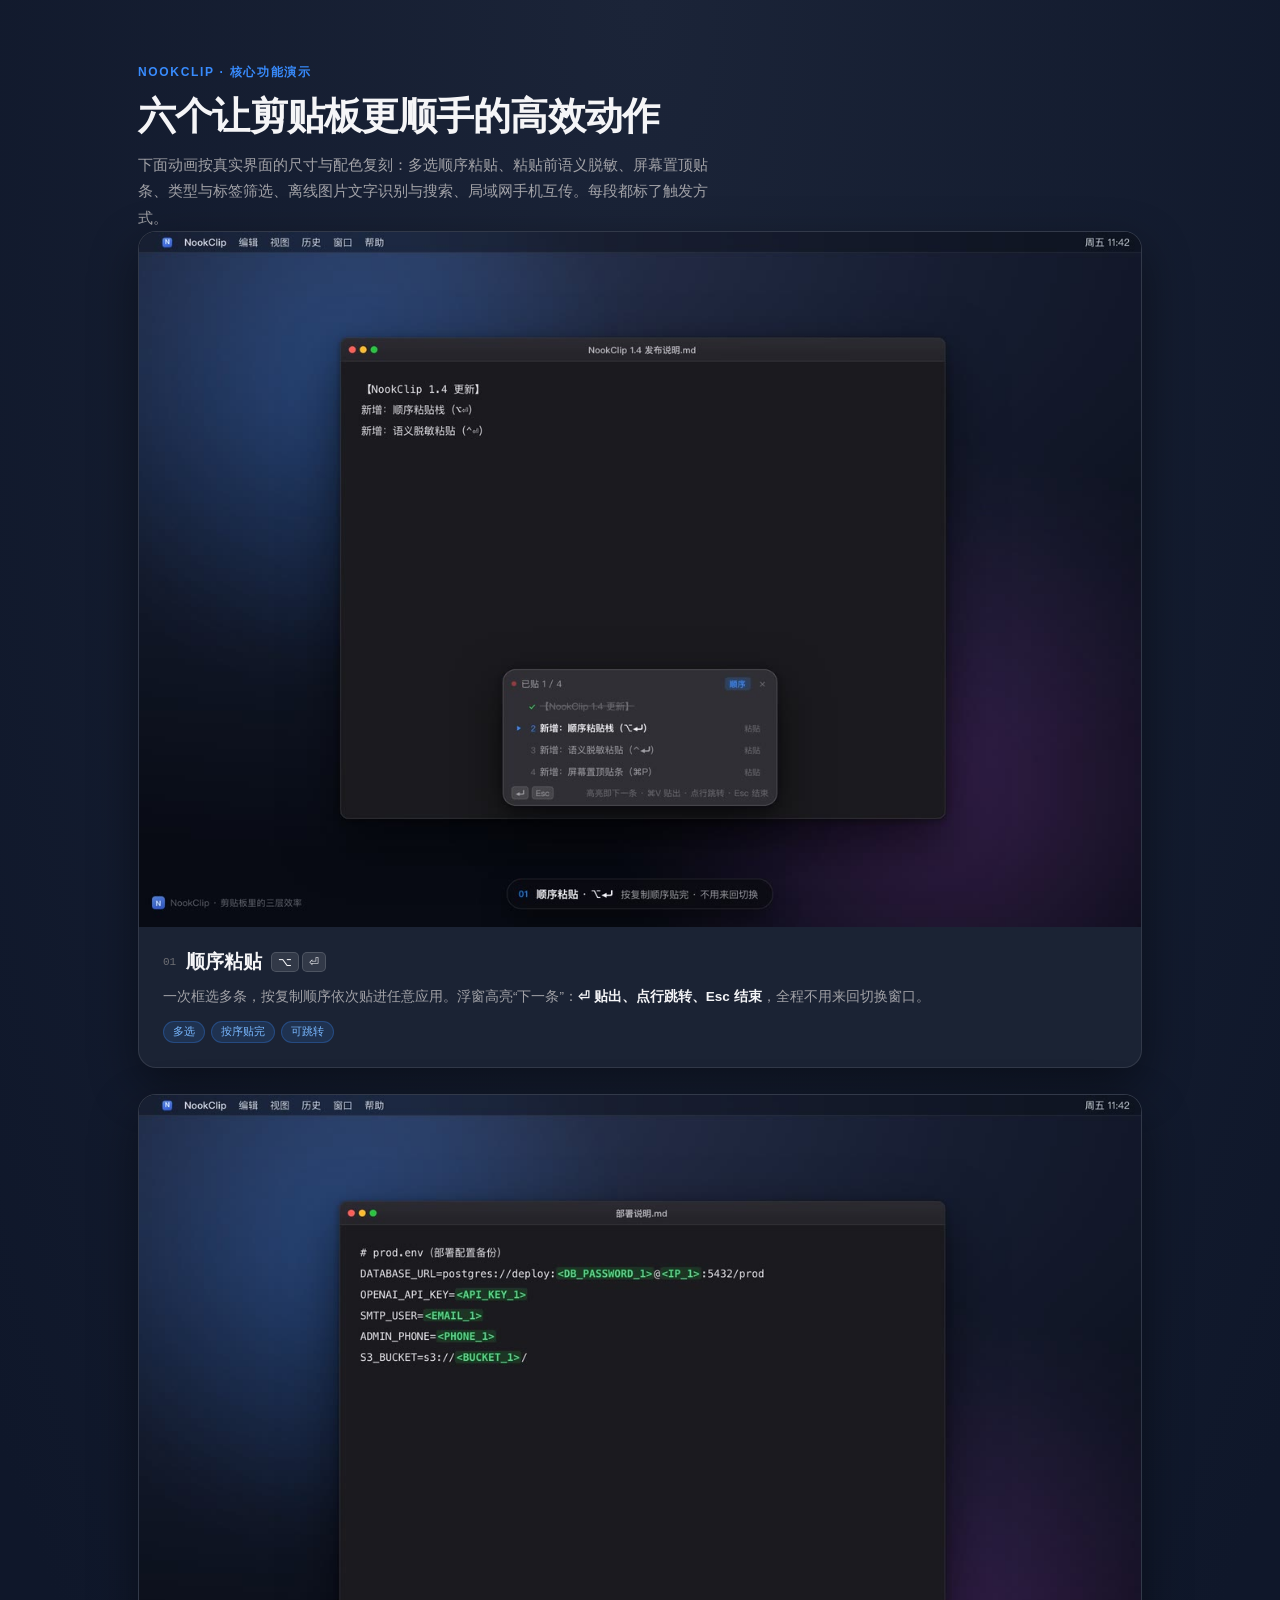
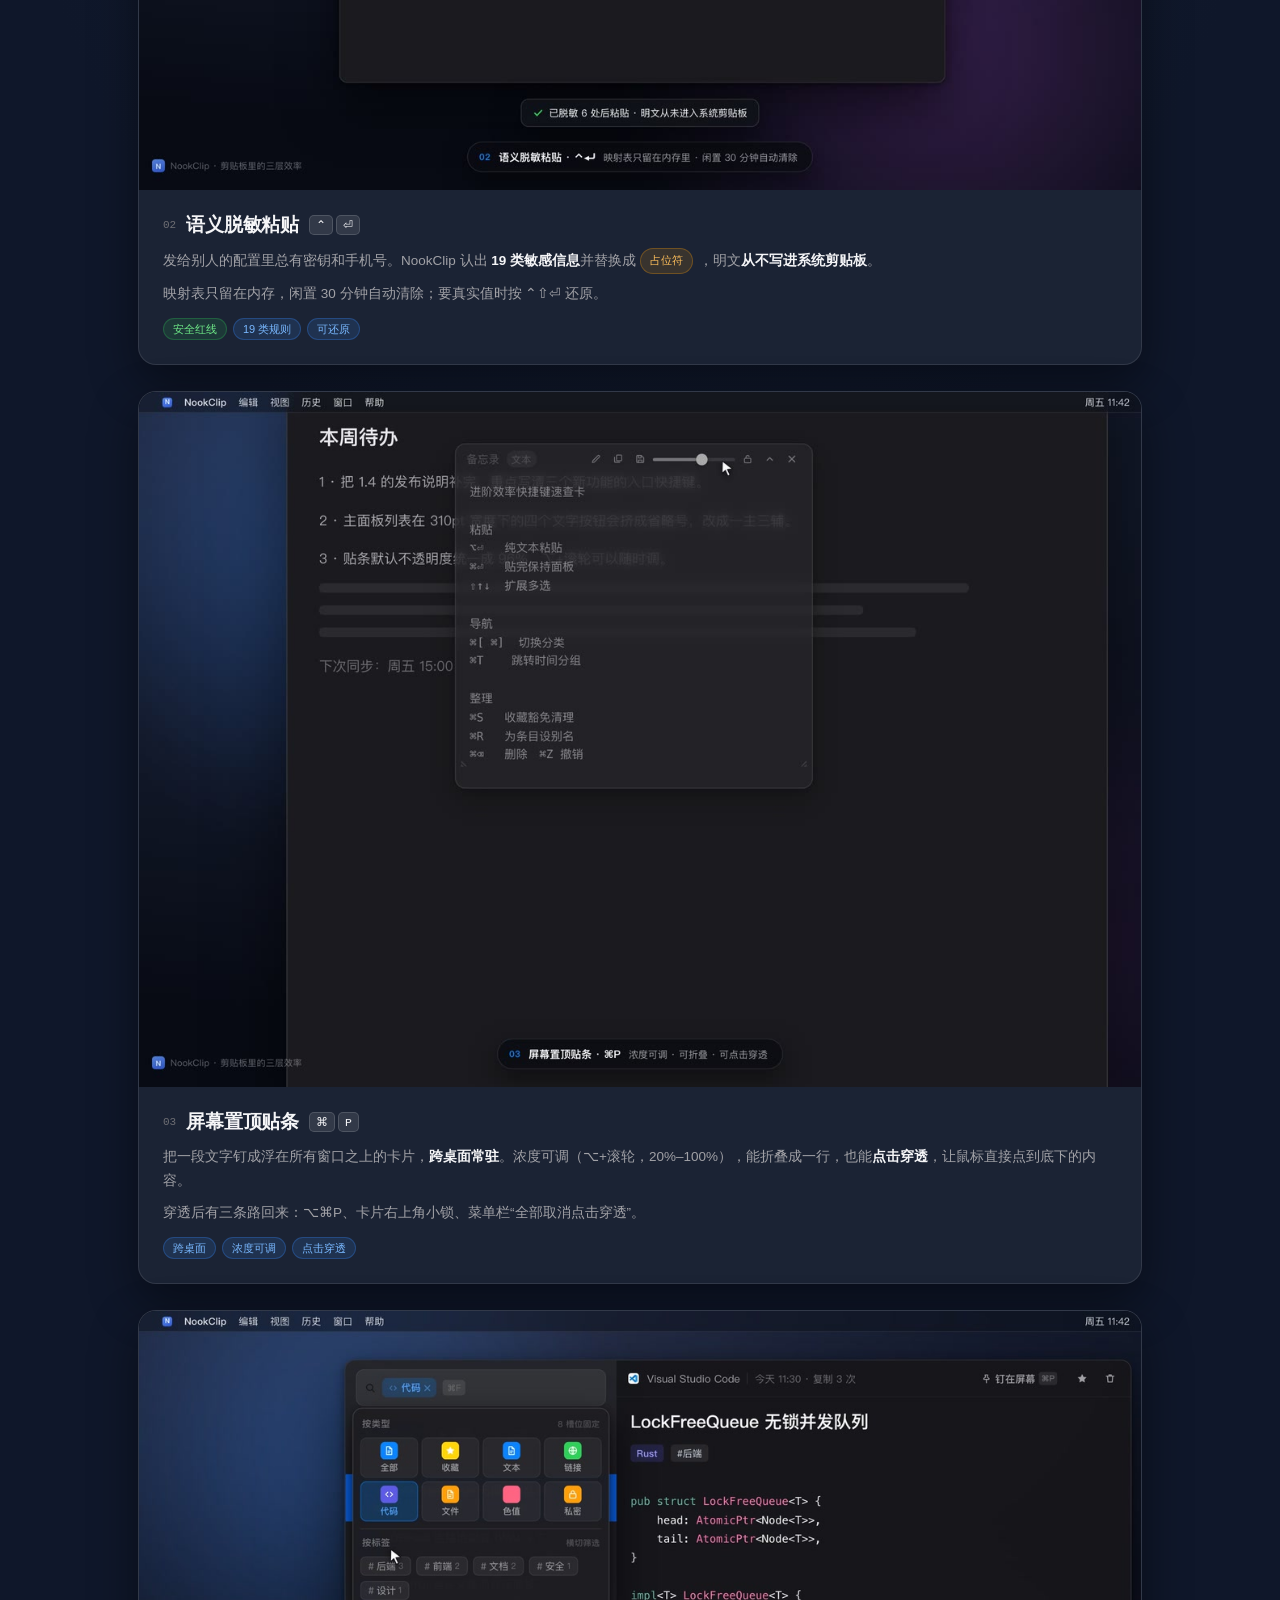
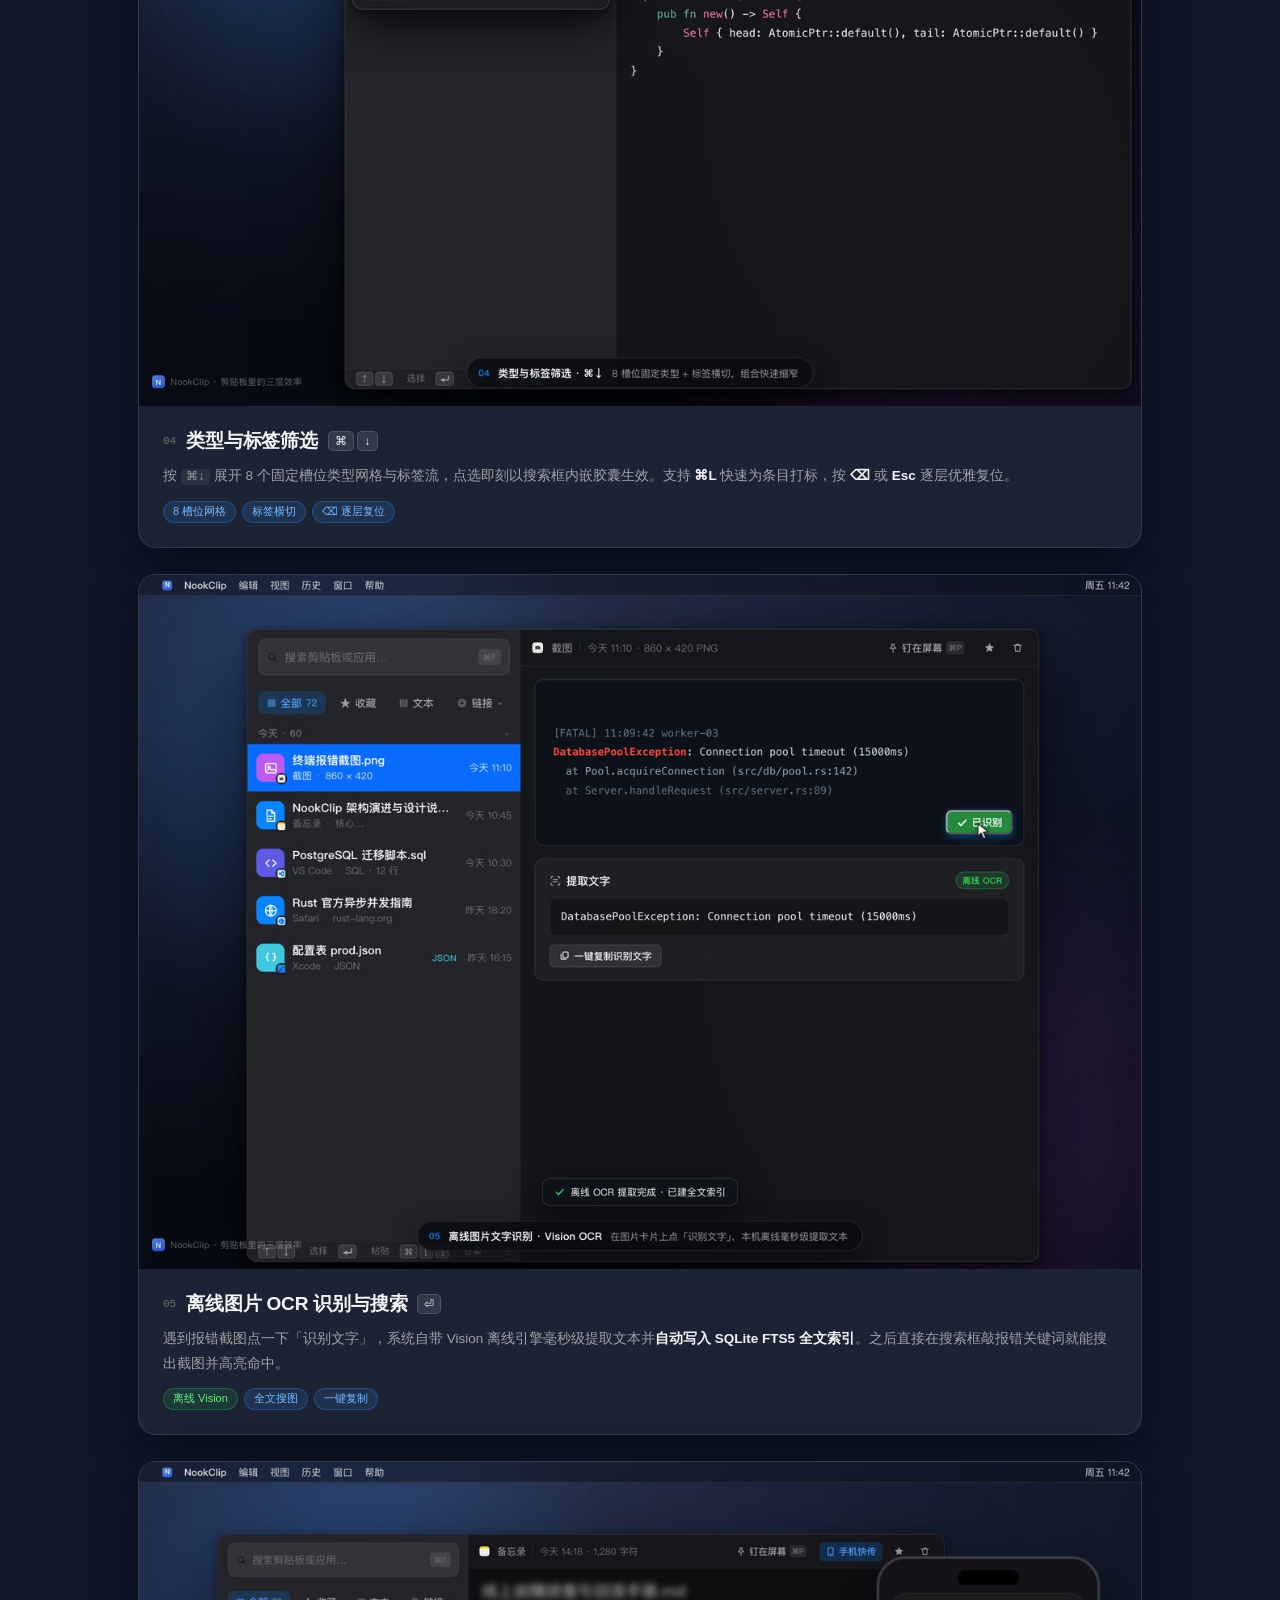
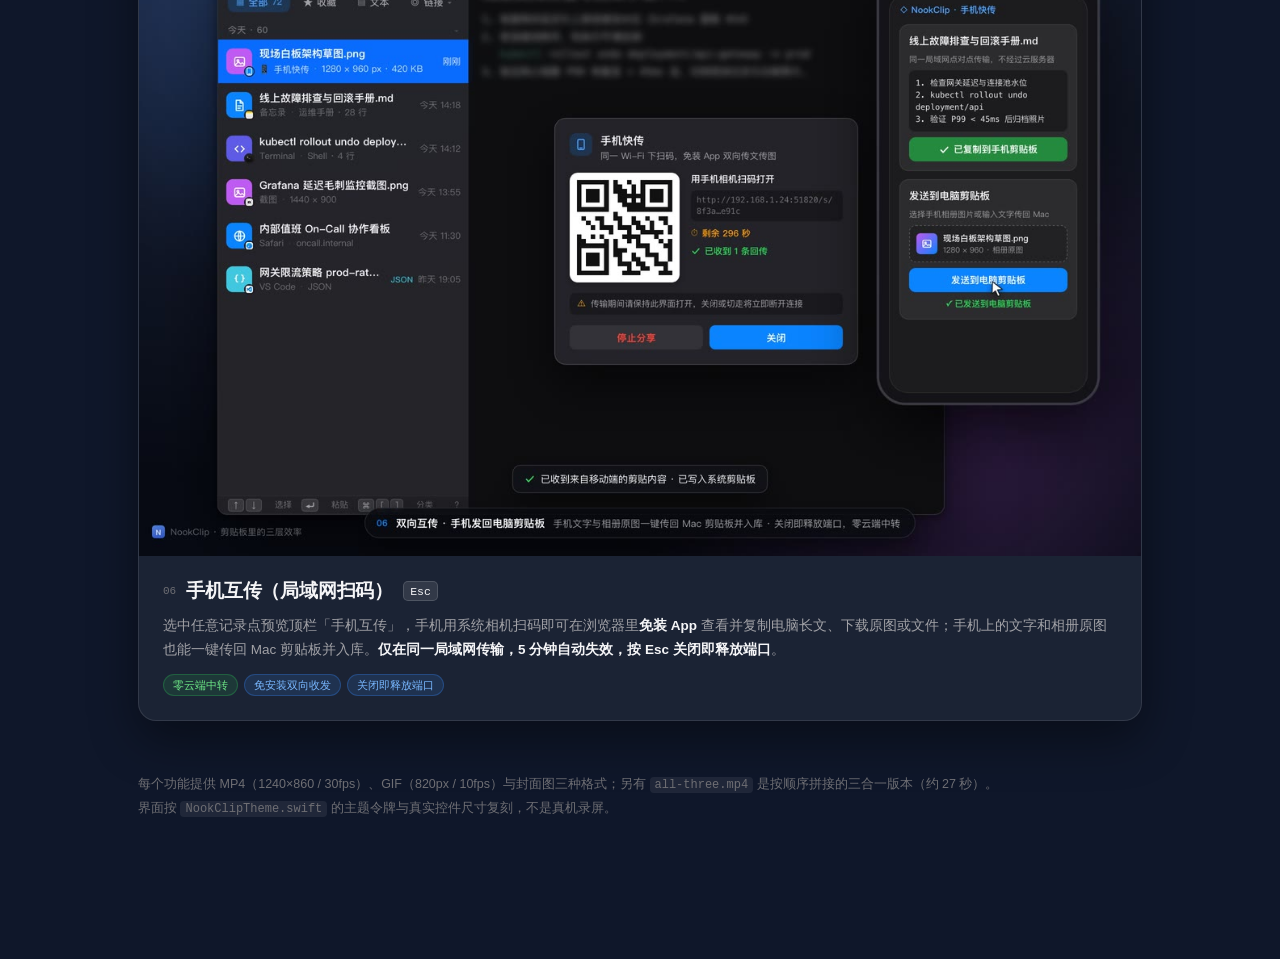
<file: site/assets/features/preview.html>
<!DOCTYPE html>
<html lang="zh-Hans">
<head>
<meta charset="utf-8">
<meta name="viewport" content="width=device-width, initial-scale=1">
<title>NookClip · 核心功能动态演示</title>
<style>
  :root{
    --bg:#0F172A; --card:#1B2334; --line:rgba(255,255,255,.10);
    --t1:#F5F5F7; --t2:#A1A1A6; --t3:#6E6E73;
    --accent:#388BFD;
    --font:-apple-system,"SF Pro Text","PingFang SC","Helvetica Neue",sans-serif;
    --mono:"SF Mono",ui-monospace,Menlo,monospace;
  }
  *{box-sizing:border-box}
  body{margin:0;background:radial-gradient(120% 70% at 50% 0%,#1b2438 0%,var(--bg) 55%);
    color:var(--t1);font-family:var(--font);-webkit-font-smoothing:antialiased}
  .wrap{max-width:1060px;margin:0 auto;padding:64px 28px 96px}
  header{margin-bottom:44px}
  .eyebrow{font-size:12px;letter-spacing:.14em;text-transform:uppercase;color:var(--accent);font-weight:600}
  h1{font-size:38px;line-height:1.24;letter-spacing:-.02em;margin:12px 0 12px;font-weight:700}
  .sub{font-size:15px;line-height:1.75;color:var(--t2);max-width:70ch;margin:0}
  .grid{display:grid;gap:26px}
  .card{background:var(--card);border:1px solid var(--line);border-radius:18px;overflow:hidden;
    box-shadow:0 18px 48px rgba(0,0,0,.42)}
  .shot{display:block;width:100%;height:auto;background:#0b0f18;cursor:zoom-in;transition:filter .2s}
  .shot:hover{filter:brightness(1.04)}
  .lb{position:fixed;inset:0;background:rgba(8,11,18,.88);backdrop-filter:blur(14px);-webkit-backdrop-filter:blur(14px);
    z-index:100;display:flex;flex-direction:column;align-items:center;justify-content:center;padding:24px;cursor:zoom-out}
  .lb[hidden]{display:none!important}
  .lb-video{max-width:94vw;max-height:88vh;border-radius:14px;box-shadow:0 30px 80px rgba(0,0,0,.75);cursor:default}
  .lb-hint{margin-top:12px;font-size:12px;color:var(--t2);cursor:pointer}
  .meta{padding:22px 24px 24px}
  .k{display:flex;align-items:center;gap:10px;flex-wrap:wrap;margin-bottom:10px}
  .num{font-family:var(--mono);font-size:11px;color:var(--t3)}
  .k h2{font-size:19px;margin:0;font-weight:650;letter-spacing:-.01em}
  .kb{display:inline-flex;gap:3px}
  .kb span{height:20px;min-width:20px;padding:0 6px;display:inline-flex;align-items:center;justify-content:center;
    border-radius:5px;background:rgba(255,255,255,.10);border:.5px solid rgba(255,255,255,.14);
    font-family:var(--mono);font-size:11.5px;color:var(--t1)}
  .meta p{margin:0;font-size:13.5px;line-height:1.78;color:var(--t2)}
  .meta p+p{margin-top:8px}
  .meta b{color:var(--t1);font-weight:600}
  .tags{margin-top:12px}
  .tag{display:inline-block;font-size:11px;padding:2.5px 9px;border-radius:99px;margin:0 6px 0 0;
    background:rgba(56,139,253,.14);color:#79b8ff;border:.5px solid rgba(56,139,253,.28)}
  .tag.w{background:rgba(255,159,10,.13);color:#ffbf5c;border-color:rgba(255,159,10,.28)}
  .tag.g{background:rgba(48,209,88,.12);color:#6ee787;border-color:rgba(48,209,88,.26)}
  footer{margin-top:52px;font-size:12.5px;color:var(--t3);line-height:1.85}
  code{font-family:var(--mono);font-size:12px;background:rgba(255,255,255,.07);padding:1px 5px;border-radius:4px}
</style>
</head>
<body>
<div class="wrap">
  <header>
    <div class="eyebrow">NookClip · 核心功能演示</div>
    <h1>六个让剪贴板更顺手的高效动作</h1>
    <p class="sub">下面动画按真实界面的尺寸与配色复刻：多选顺序粘贴、粘贴前语义脱敏、屏幕置顶贴条、类型与标签筛选、离线图片文字识别与搜索、局域网手机互传。每段都标了触发方式。</p>

  <div class="grid">
    <section class="card">
      <video class="shot" src="paste-stack.mp4" poster="poster-paste-stack.jpg"
             autoplay loop muted playsinline preload="metadata"></video>
      <div class="meta">
        <div class="k"><span class="num">01</span><h2>顺序粘贴</h2>
          <span class="kb"><span>⌥</span><span>⏎</span></span></div>
        <p>一次框选多条，按复制顺序依次贴进任意应用。浮窗高亮“下一条”：<b>⏎ 贴出、点行跳转、Esc 结束</b>，全程不用来回切换窗口。</p>
        <div class="tags"><span class="tag">多选</span><span class="tag">按序贴完</span><span class="tag">可跳转</span></div>
      </div>
    </section>

    <section class="card">
      <video class="shot" src="scrub-paste.mp4" poster="poster-scrub-paste.jpg"
             autoplay loop muted playsinline preload="metadata"></video>
      <div class="meta">
        <div class="k"><span class="num">02</span><h2>语义脱敏粘贴</h2>
          <span class="kb"><span>⌃</span><span>⏎</span></span></div>
        <p>发给别人的配置里总有密钥和手机号。NookClip 认出 <b>19 类敏感信息</b>并替换成 <span class="tag w">占位符</span>，明文<b>从不写进系统剪贴板</b>。</p>
        <p>映射表只留在内存，闲置 30 分钟自动清除；要真实值时按 ⌃⇧⏎ 还原。</p>
        <div class="tags"><span class="tag g">安全红线</span><span class="tag">19 类规则</span><span class="tag">可还原</span></div>
      </div>
    </section>

    <section class="card">
      <video class="shot" src="pinned-note.mp4" poster="poster-pinned-note.jpg"
             autoplay loop muted playsinline preload="metadata"></video>
      <div class="meta">
        <div class="k"><span class="num">03</span><h2>屏幕置顶贴条</h2>
          <span class="kb"><span>⌘</span><span>P</span></span></div>
        <p>把一段文字钉成浮在所有窗口之上的卡片，<b>跨桌面常驻</b>。浓度可调（⌥+滚轮，20%–100%），能折叠成一行，也能<b>点击穿透</b>，让鼠标直接点到底下的内容。</p>
        <p>穿透后有三条路回来：⌥⌘P、卡片右上角小锁、菜单栏“全部取消点击穿透”。</p>
        <div class="tags"><span class="tag">跨桌面</span><span class="tag">浓度可调</span><span class="tag">点击穿透</span></div>
      </div>
    </section>

    <section class="card">
      <video class="shot" src="filter-tags.mp4" poster="poster-filter-tags.jpg"
             autoplay loop muted playsinline preload="metadata"></video>
      <div class="meta">
        <div class="k"><span class="num">04</span><h2>类型与标签筛选</h2>
          <span class="kb"><span>⌘</span><span>↓</span></span></div>
        <p>按 <code>⌘↓</code> 展开 8 个固定槽位类型网格与标签流，点选即刻以搜索框内嵌胶囊生效。支持 <b>⌘L</b> 快速为条目打标，按 <b>⌫</b> 或 <b>Esc</b> 逐层优雅复位。</p>
        <div class="tags"><span class="tag">8 槽位网格</span><span class="tag">标签横切</span><span class="tag">⌫ 逐层复位</span></div>
      </div>
    </section>

    <section class="card">
      <video class="shot" src="ocr-search.mp4" poster="poster-ocr-search.jpg"
             autoplay loop muted playsinline preload="metadata"></video>
      <div class="meta">
        <div class="k"><span class="num">05</span><h2>离线图片 OCR 识别与搜索</h2>
          <span class="kb"><span>⏎</span></span></div>
        <p>遇到报错截图点一下「识别文字」，系统自带 Vision 离线引擎毫秒级提取文本并<b>自动写入 SQLite FTS5 全文索引</b>。之后直接在搜索框敲报错关键词就能搜出截图并高亮命中。</p>
        <div class="tags"><span class="tag g">离线 Vision</span><span class="tag">全文搜图</span><span class="tag">一键复制</span></div>
      </div>
    </section>

    <section class="card">
      <video class="shot" src="phone-drop.mp4" poster="poster-phone-drop.jpg"
             autoplay loop muted playsinline preload="metadata"></video>
      <div class="meta">
        <div class="k"><span class="num">06</span><h2>手机互传（局域网扫码）</h2>
          <span class="kb"><span>Esc</span></span></div>
        <p>选中任意记录点预览顶栏「手机互传」，手机用系统相机扫码即可在浏览器里<b>免装 App</b> 查看并复制电脑长文、下载原图或文件；手机上的文字和相册原图也能一键传回 Mac 剪贴板并入库。<b>仅在同一局域网传输，5 分钟自动失效，按 Esc 关闭即释放端口</b>。</p>
        <div class="tags"><span class="tag g">零云端中转</span><span class="tag">免安装双向收发</span><span class="tag">关闭即释放端口</span></div>
      </div>
    </section>
  </div>

  <footer>
    每个功能提供 MP4（1240×860 / 30fps）、GIF（820px / 10fps）与封面图三种格式；另有 <code>all-three.mp4</code> 是按顺序拼接的三合一版本（约 27 秒）。<br>
    界面按 <code>NookClipTheme.swift</code> 的主题令牌与真实控件尺寸复刻，不是真机录屏。
  </footer>
</div>

<div class="lb" id="lightbox" hidden aria-hidden="true" role="dialog">
  <video class="lb-video" id="lbVideo" controls autoplay loop playsinline></video>
  <div class="lb-hint">点击空白处或按 Esc 关闭</div>
</div>

<script>
  const lb = document.getElementById('lightbox');
  const lbVideo = document.getElementById('lbVideo');
  document.querySelectorAll('video.shot').forEach(v => {
    v.addEventListener('click', () => {
      lbVideo.src = v.src;
      lbVideo.poster = v.poster || '';
      lb.hidden = false;
      lbVideo.play().catch(() => {});
    });
  });
  function closeLb() {
    if (lb.hidden) return;
    lb.hidden = true;
    lbVideo.pause();
    lbVideo.removeAttribute('src');
  }
  lb.addEventListener('click', e => { if (e.target !== lbVideo) closeLb(); });
  document.addEventListener('keydown', e => { if (e.key === 'Escape') closeLb(); });
</script>
</body>
</html>
</file>
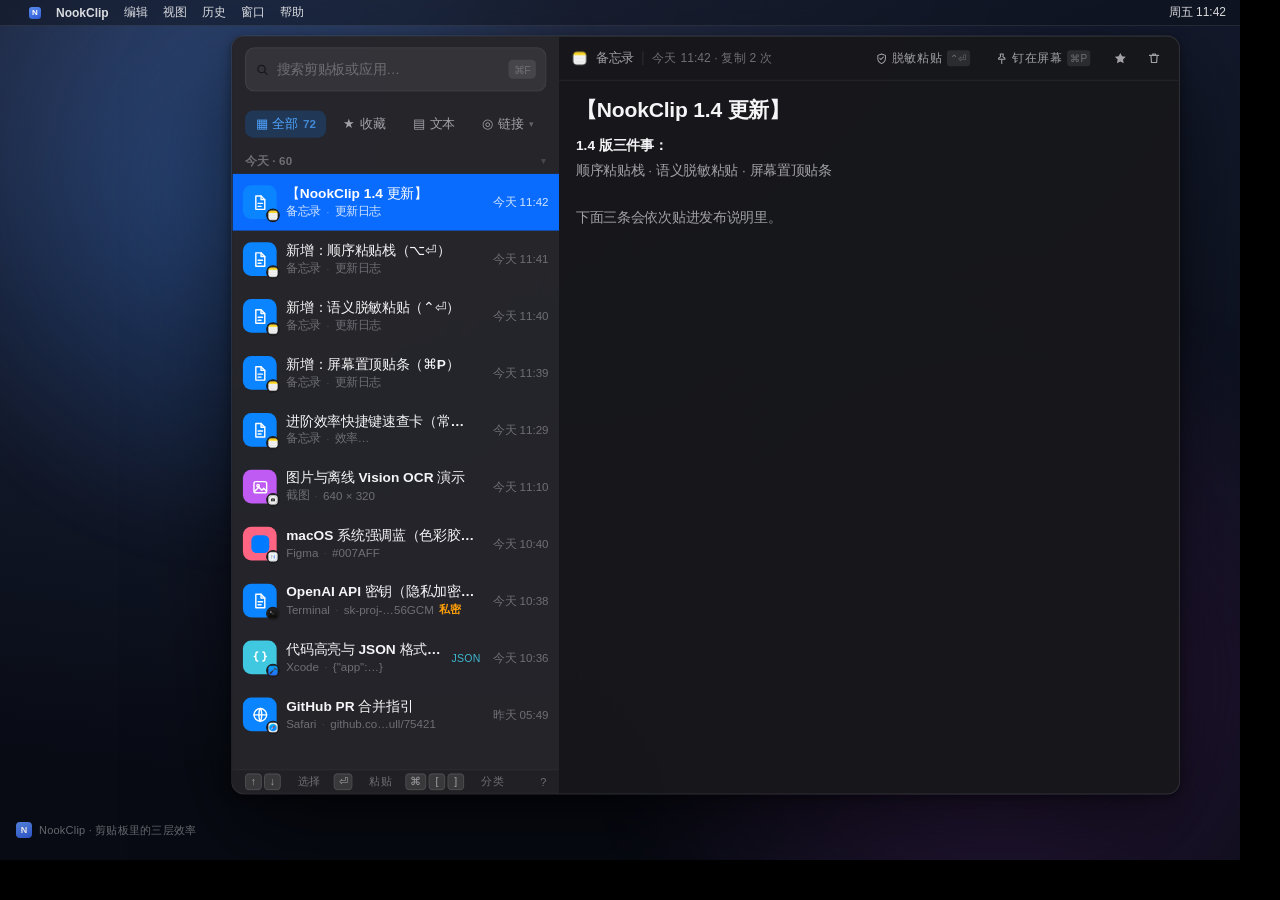
<file: site/assets/features/src/player.html>
<!DOCTYPE html>
<html lang="zh-Hans" data-theme="dark">
<head>
<meta charset="utf-8">
<title>NookClip · 三功能动态介绍</title>
<style>
  *{box-sizing:border-box;margin:0;padding:0}
  html,body{width:1240px;height:860px;overflow:hidden;background:#000}
  body{
    font-family:-apple-system,"SF Pro Text","PingFang SC","Helvetica Neue",Helvetica,Arial,sans-serif;
    -webkit-font-smoothing:antialiased;text-rendering:optimizeLegibility;
  }
  :root{
    --text-1:#F5F5F7; --text-2:#A1A1A6; --text-3:#6E6E73;
    --accent:#388BFD; --accent-2:#0A84FF;
    --success:#30D158; --warning:#FF9F0A; --danger:#FF453A;
    --hair:rgba(255,255,255,.11);
    --mono:"SF Mono","Menlo","Monaco","Courier New",monospace;
  }
  .stage{position:relative;width:1240px;height:860px;overflow:hidden}

  /* ---------- 桌面 ---------- */
  .wall{position:absolute;inset:0;background:radial-gradient(120% 90% at 28% 0%,#2b3552 0%,#161d31 46%,#080b14 100%)}
  .wall::before{content:"";position:absolute;left:-160px;top:-220px;width:820px;height:820px;border-radius:50%;
    background:radial-gradient(circle,rgba(56,139,253,.30),transparent 62%);filter:blur(28px)}
  .wall::after{content:"";position:absolute;right:-200px;bottom:-260px;width:880px;height:880px;border-radius:50%;
    background:radial-gradient(circle,rgba(191,90,242,.24),transparent 64%);filter:blur(32px)}
  .menubar{position:absolute;left:0;top:0;right:0;height:26px;display:flex;align-items:center;
    justify-content:space-between;padding:0 14px;font-size:12px;color:rgba(255,255,255,.84);
    background:rgba(12,16,26,.5);backdrop-filter:blur(16px);border-bottom:.5px solid rgba(255,255,255,.09);z-index:60}
  .menubar .ml,.menubar .mr{display:flex;align-items:center;gap:15px}
  .menubar .bold{font-weight:600}
  .menubar .appicon{width:12px;height:12px;border-radius:3px;background:linear-gradient(160deg,#5B8DEF,#2F5BD6);
    display:flex;align-items:center;justify-content:center;font-size:8px;font-weight:700;color:#fff}

  /* ---------- 主面板 ---------- */
  .panel{position:absolute;left:150px;top:64px;width:900px;height:720px;border-radius:12px;overflow:hidden;
    background:rgba(24,24,28,.965);border:.5px solid var(--hair);
    box-shadow:0 34px 90px rgba(0,0,0,.62),0 3px 10px rgba(0,0,0,.45);z-index:20}
  .p-main{display:flex;height:100%}
  .col-list{width:310px;flex:0 0 310px;display:flex;flex-direction:column;background:rgba(48,48,53,.55);position:relative}
  .col-preview{flex:1;display:flex;flex-direction:column;background:rgba(22,22,26,.55);min-width:0}

  .search{margin:10px 12px 8px;height:42px;display:flex;align-items:center;gap:7px;padding:0 9px;
    border-radius:9px;background:rgba(255,255,255,.065);border:.5px solid rgba(255,255,255,.06)}
  .search svg{opacity:.55;flex:0 0 auto}
  .search .ph{flex:1;font-size:13px;color:var(--text-3);white-space:nowrap;overflow:hidden}
  .search .skbd{flex:0 0 auto;height:18px;padding:0 5px;border-radius:4px;background:rgba(255,255,255,.09);
    font-size:10px;color:var(--text-3);display:flex;align-items:center}

  .chips{height:46px;display:flex;align-items:center;gap:6px;padding:0 12px;flex:0 0 46px}
  .chip{height:26px;padding:0 10px;border-radius:8px;display:flex;align-items:center;gap:5px;
    font-size:12px;font-weight:500;color:var(--text-2);background:transparent;white-space:nowrap}
  .chip .cnt{font-size:11px;font-weight:600;color:var(--text-3);font-variant-numeric:tabular-nums}
  .chip.on{background:rgba(10,132,255,.20);color:#4FA3FF}
  .chip.on .cnt{color:#4FA3FF;opacity:.75}
  .chip .car{opacity:.5;font-size:9px}

  .grouphead{height:24px;flex:0 0 24px;display:flex;align-items:center;justify-content:space-between;
    padding:0 12px;font-size:11px;font-weight:600;color:var(--text-3);letter-spacing:.02em}
  .grouphead .car{opacity:.45;font-size:9px}

  .rows{flex:1;min-height:0;overflow:hidden}
  .row{height:54px;display:flex;align-items:center;gap:9px;padding:0 10px;position:relative}
  .row .ico{width:32px;height:32px;flex:0 0 32px;border-radius:8px;display:flex;align-items:center;
    justify-content:center;position:relative;overflow:visible}
  .row .ico svg{width:17px;height:17px;color:#fff}
  .row .badge{position:absolute;right:-3px;bottom:-3px;width:13px;height:13px;border-radius:50%;
    border:1.5px solid #1c1c20;overflow:hidden;background:#222}
  .row .badge img{width:100%;height:100%;object-fit:cover;display:block}
  .row .mid{flex:1;min-width:0}
  .row .t1{font-size:13px;font-weight:590;color:var(--text-1);white-space:nowrap;overflow:hidden;
    text-overflow:ellipsis;line-height:1.3}
  .row .t2{display:flex;align-items:center;gap:5px;margin-top:1px;font-size:11px;color:var(--text-3);
    white-space:nowrap;overflow:hidden}
  .row .t2 .dot{opacity:.45}
  .row .meta{flex:0 0 auto;display:flex;align-items:center;gap:6px}
  .row .time{font-size:11px;color:var(--text-3);font-variant-numeric:tabular-nums}
  .row .star{color:#FFD60A;font-size:11px}
  .row .tag{font-size:10px;font-weight:600;color:#FF9F0A;letter-spacing:.02em}
  .row .tag.json{color:#40C8E0;font-weight:500;opacity:.9}
  .row .pilldot{width:9px;height:9px;border-radius:2.5px}
  .row.sel{background:#0A6CFF}
  .row.sel .t1{color:#fff}
  .row.sel .t2,.row.sel .time,.row.sel .star{color:rgba(255,255,255,.82)}
  .row.sel .tag{color:#fff}
  .row.multi{background:rgba(10,132,255,.22);padding-left:28px}
  .row.multi .ico{transform:scale(.92)}
  .row.multi .t1{color:#EAF2FF}
  .row .tick{position:absolute;left:8px;top:50%;transform:translateY(-50%) scale(0);width:15px;height:15px;
    border-radius:50%;background:#0A84FF;display:flex;align-items:center;justify-content:center;
    box-shadow:0 0 0 2px rgba(24,24,28,.85);opacity:0}
  .row .tick svg{width:9px;height:9px;color:#fff}

  .p-footer{height:22px;flex:0 0 22px;display:flex;align-items:center;gap:12px;padding:0 12px;
    font-size:10.5px;color:var(--text-3);background:rgba(30,30,34,.5);border-top:.5px solid rgba(255,255,255,.05)}
  .p-footer .k{display:inline-flex;gap:2px;align-items:center;margin-right:4px}

  /* 批量栏（替换 footer 位置） */
  .batchbar{height:0;flex:0 0 0;display:flex;flex-direction:column;justify-content:center;gap:4px;
    padding:0 12px;background:rgba(38,41,50,.95);border-top:.5px solid rgba(255,255,255,.07);
    opacity:0;overflow:hidden}
  .batchbar .l1{display:flex;align-items:center;gap:8px;font-size:12px;color:var(--text-1)}
  .batchbar .l1 b{font-variant-numeric:tabular-nums;font-weight:600}
  .batchbar .hint{font-size:10.5px;color:var(--text-3)}
  .batchbar .l2{display:flex;align-items:center;justify-content:flex-end;gap:6px}
  .bmain{height:26px;padding:0 10px;border-radius:7px;background:#0A84FF;color:#fff;font-size:11.5px;
    font-weight:600;display:flex;align-items:center;gap:5px;white-space:nowrap}
  .bmain .kb{height:15px;min-width:15px;padding:0 3px;border-radius:3px;background:rgba(255,255,255,.22);
    font-size:9.5px;display:flex;align-items:center;justify-content:center}
  .bico{width:28px;height:26px;border-radius:7px;display:flex;align-items:center;justify-content:center;
    background:transparent;color:var(--text-2)}
  .bico svg{width:14px;height:14px}

  /* 预览列 */
  .toolbar{height:42px;flex:0 0 42px;display:flex;align-items:center;gap:8px;padding:0 12px;
    border-bottom:.5px solid rgba(255,255,255,.05)}
  .toolbar .srcimg{width:15px;height:15px;border-radius:4px;object-fit:cover}
  .toolbar .srcname{font-size:12px;color:var(--text-2);white-space:nowrap}
  .toolbar .sep{width:1px;height:13px;background:rgba(255,255,255,.10);flex:0 0 auto}
  .toolbar .meta2{font-size:11.5px;color:var(--text-3);white-space:nowrap}
  .toolbar .sp{flex:1}
  .tbtn{height:24px;padding:0 8px;border-radius:6px;display:flex;align-items:center;gap:4px;
    font-size:11.5px;font-weight:500;color:var(--text-2);background:transparent;white-space:nowrap}
  .tbtn svg{width:12px;height:12px}
  .tbtn.hov{background:rgba(255,255,255,.075);color:var(--text-1)}
  .tbtn .kb{height:15px;min-width:15px;padding:0 3px;border-radius:3px;background:rgba(255,255,255,.09);
    font-size:9.5px;color:var(--text-3);display:flex;align-items:center;justify-content:center}
  .tbtn.hov .kb{background:rgba(255,255,255,.14)}
  .ticon{width:24px;height:24px;border-radius:6px;display:flex;align-items:center;justify-content:center;
    color:var(--text-2)}
  .ticon svg{width:13px;height:13px}
  .ticon.hov{background:rgba(255,255,255,.075);color:var(--text-1)}

  .banner-slot{flex:0 0 auto;overflow:hidden;height:0}
  .banner{height:28px;margin:8px 12px 0;display:flex;align-items:center;gap:8px;padding:0 10px;opacity:0;
    border-radius:8px;background:rgba(255,255,255,.065);border:.5px solid rgba(255,255,255,.075)}
  .banner .sh{color:var(--warning);display:flex;align-items:center}
  .banner .sh svg{width:13px;height:13px}
  .banner .bt{font-size:11.5px;color:var(--text-2);white-space:nowrap;overflow:hidden;text-overflow:ellipsis;min-width:0}
  .banner .sp{flex:1}
  .banner .act{display:flex;align-items:center;gap:5px;font-size:11.5px;font-weight:500;color:var(--text-2);white-space:nowrap}
  .banner .act .kb{height:16px;min-width:16px;padding:0 4px;border-radius:3px;background:rgba(255,255,255,.10);
    font-size:10px;display:flex;align-items:center;justify-content:center}
  .banner .act.hov{color:var(--accent)}

  .pbody{flex:1;min-height:0;padding:14px 16px;overflow:hidden;position:relative}
  .bodytext{font-size:12.5px;line-height:1.72;color:var(--text-1);white-space:pre-wrap;
    font-family:var(--mono);word-break:break-all}
  .bodyhead{font-size:20px;font-weight:700;color:var(--text-1);margin-bottom:10px;letter-spacing:-.01em}
  .tok{position:relative;border-radius:3px;padding:0 1px;transition:none}
  .tok.hit{background:rgba(255,159,10,.30);box-shadow:0 0 0 1px rgba(255,159,10,.55);color:#FFC963}
  .tok.ph{background:rgba(48,209,88,.16);color:#6EE787;font-weight:600}
  .syn-key{color:#FF7AB2} .syn-str{color:#FF8170} .syn-cmt{color:#7F8C98}
  .syn-num{color:#D9C97C} .syn-fn{color:#67B7A4}
  .pv-batch{position:absolute;left:18px;right:18px;top:16px;opacity:0}
  .pv-default{opacity:1}
  .plain{font-family:-apple-system,"SF Pro Text","PingFang SC",sans-serif;font-size:13px;line-height:1.75;color:var(--text-2)}
  .plain b{color:var(--text-1);font-weight:600}

  /* ---------- 顺序粘贴浮窗 ---------- */
  .pill{position:absolute;left:430px;width:340px;border-radius:16px;padding:8px 10px;
    background:rgba(48,48,54,.99);border:.5px solid rgba(255,255,255,.17);
    box-shadow:0 22px 60px rgba(0,0,0,.62),0 2px 10px rgba(0,0,0,.4);
    z-index:40;opacity:0;transform-origin:50% 100%}
  .pill .ph{height:18px;display:flex;align-items:center;gap:6px}
  .pill .rec{width:6px;height:6px;border-radius:50%;background:var(--danger)}
  .pill .prog{font-size:11px;color:var(--text-2);font-variant-numeric:tabular-nums;letter-spacing:.01em;white-space:nowrap}
  .pill .done{display:flex;align-items:center;gap:5px;font-size:11.5px;font-weight:600;color:var(--success);
    white-space:nowrap;flex:0 0 auto}
  .pill .sp{flex:1}
  .pill .obadge{height:16px;padding:0 6px;border-radius:4px;background:rgba(56,139,253,.20);color:var(--accent);
    font-size:10px;font-weight:600;display:flex;align-items:center;letter-spacing:.02em}
  .pill .x{width:16px;height:16px;display:flex;align-items:center;justify-content:center;color:var(--text-3)}
  .pill .x svg{width:9px;height:9px}
  .pill .plist{margin-top:6px;display:flex;flex-direction:column;gap:1px}
  .pill .prow{height:26px;display:flex;align-items:center;gap:5px;padding:0 3px 0 4px;border-radius:6px}
  .pill .prow .play{width:9px;flex:0 0 9px;display:flex;align-items:center;justify-content:center}
  .pill .prow .play svg{width:8px;height:8px;color:var(--accent);opacity:0}
  .pill .prow .mk{width:12px;flex:0 0 12px;text-align:right;font-size:10.5px;color:var(--text-3);
    font-variant-numeric:tabular-nums;display:flex;align-items:center;justify-content:flex-end}
  .pill .prow .mk svg{width:9px;height:9px;color:var(--success)}
  .pill .prow .tt{flex:1;min-width:0;font-size:11.5px;color:var(--text-2);white-space:nowrap;
    overflow:hidden;text-overflow:ellipsis}
  .pill .prow .pb{height:18px;padding:0 7px;border-radius:5px;font-size:10px;color:var(--text-3);
    display:flex;align-items:center;white-space:nowrap}
  .pill .pf{margin-top:6px;height:14px;display:flex;align-items:center;gap:4px}
  .pill .pf .sp2{flex:1}
  .pill .pf .hint{font-size:10.5px;color:var(--text-3);white-space:nowrap;overflow:hidden}

  /* 键帽 */
  .kbd{display:inline-flex;align-items:center;justify-content:center;min-width:16px;height:16px;padding:0 4px;
    border-radius:4px;background:rgba(255,255,255,.11);border:.5px solid rgba(255,255,255,.10);
    font-size:10px;color:var(--text-2);font-family:inherit}

  /* ---------- 贴条 ---------- */
  .note{position:absolute;left:880px;top:100px;width:300px;border-radius:10px;overflow:visible;
    background:rgba(40,40,45,.975);border:.5px solid rgba(255,255,255,.13);
    box-shadow:0 12px 34px rgba(0,0,0,.42),0 2px 8px rgba(0,0,0,.28),0 0 0 .5px rgba(0,0,0,.2);
    z-index:50;opacity:0;transform-origin:50% 0}
  .note .nh{height:28px;display:flex;align-items:center;gap:6px;padding:0 10px}
  .note .nh .src{font-size:10.5px;color:var(--text-3);white-space:nowrap;overflow:hidden;text-overflow:ellipsis}
  .note .nh .tbadge{font-size:9.5px;color:var(--text-3);padding:1.5px 5px;border-radius:99px;
    background:rgba(255,255,255,.065);white-space:nowrap}
  .note .nh .sp{flex:1}
  .note .ctrl{display:flex;align-items:center;gap:3px;opacity:0}
  .note .ctrl .ib{width:18px;height:18px;border-radius:4px;display:flex;align-items:center;justify-content:center;
    color:var(--text-2)}
  .note .ctrl .ib svg{width:10px;height:10px}
  .note .ctrl .pct{height:18px;width:34px;border-radius:4px;display:flex;align-items:center;justify-content:center;
    font-size:9.5px;color:var(--text-2);font-variant-numeric:tabular-nums}
  .note .ctrl .slider{height:18px;width:78px;position:relative;display:none;align-items:center}
  .note .ctrl .slider .track{position:absolute;left:0;right:0;height:3px;border-radius:2px;background:rgba(255,255,255,.16)}
  .note .ctrl .slider .fill{position:absolute;left:0;height:3px;border-radius:2px;background:rgba(255,255,255,.5)}
  .note .ctrl .slider .knob{position:absolute;width:11px;height:11px;border-radius:50%;background:#EDEDF0;
    box-shadow:0 1px 3px rgba(0,0,0,.4);margin-left:-5.5px}
  .note .nb{padding:9px 13px 22px;font-family:var(--mono);font-size:11px;line-height:1.62;color:#B9B9C0;
    white-space:pre-wrap;overflow:hidden}
  .note .nfoot{position:absolute;left:0;right:0;bottom:0;display:flex;justify-content:center;padding-bottom:6px}
  .note .nhint{font-size:10px;color:var(--text-2);background:rgba(255,255,255,.07);border-radius:99px;
    padding:3px 8px;text-align:center;line-height:1.4;opacity:0}
  .note .grip{position:absolute;bottom:4px;width:22px;height:22px;display:flex;color:var(--text-3);opacity:0}
  .note .grip svg{width:7px;height:7px}
  .note .lockchip{position:absolute;right:-9px;top:-9px;width:26px;height:26px;border-radius:8px;
    background:rgba(48,48,54,.98);border:.5px solid rgba(255,255,255,.16);
    box-shadow:0 6px 16px rgba(0,0,0,.45);display:flex;align-items:center;justify-content:center;
    color:var(--accent);opacity:0}
  .note .lockchip svg{width:12px;height:12px}

  /* ---------- 目标文档窗口 ---------- */
  .docwin{position:absolute;left:140px;top:210px;width:640px;height:430px;border-radius:10px;overflow:hidden;
    background:#1B1B1F;box-shadow:0 26px 70px rgba(0,0,0,.58),0 2px 8px rgba(0,0,0,.4);
    z-index:10;opacity:0;border:.5px solid rgba(255,255,255,.12)}
  .docwin .dtitle{height:30px;display:flex;align-items:center;gap:8px;padding:0 10px;
    background:linear-gradient(#2B2B31,#232329);border-bottom:.5px solid rgba(255,255,255,.07)}
  .docwin .dtitle .dots{display:flex;gap:5px}
  .docwin .dtitle .d{width:9px;height:9px;border-radius:50%}
  .docwin .dtitle .tname{flex:1;text-align:center;font-size:11.5px;font-weight:600;color:#B8B8BE}
  .docwin .dbody{padding:22px 26px;font-family:var(--mono);font-size:13.5px;line-height:2;
    color:#E8E8ED;white-space:pre-wrap;word-break:break-all}
  .docwin .dbody .hd{font-size:15px;font-weight:700;margin-bottom:8px;color:#F5F5F7}
  .caret{display:inline-block;width:1.5px;height:15px;background:#4FA3FF;vertical-align:-3px;margin-left:1px}

  /* ---------- 光标 / 键帽提示 / 字幕 ---------- */
  .cursor{position:absolute;left:0;top:0;width:22px;height:22px;z-index:200;pointer-events:none;
    transform-origin:0 0;opacity:0;filter:drop-shadow(0 2px 4px rgba(0,0,0,.5))}
  .cursor .rip{position:absolute;left:-9px;top:-9px;width:26px;height:26px;border-radius:50%;
    border:2px solid rgba(255,255,255,.85);opacity:0}
  .keytoast{position:absolute;left:50%;top:96px;transform:translateX(-50%);z-index:180;
    display:flex;align-items:center;gap:7px;padding:8px 14px;border-radius:12px;opacity:0;
    background:rgba(16,18,24,.92);border:.5px solid rgba(255,255,255,.14);
    box-shadow:0 14px 40px rgba(0,0,0,.5)}
  .keytoast .big{min-width:26px;height:26px;padding:0 8px;border-radius:7px;background:rgba(255,255,255,.13);
    border:.5px solid rgba(255,255,255,.16);display:flex;align-items:center;justify-content:center;
    font-size:13px;font-weight:600;color:#fff}
  .keytoast .lbl{font-size:12px;color:rgba(255,255,255,.72);white-space:nowrap}

  .caption{position:absolute;left:50%;bottom:22px;transform:translateX(-50%);z-index:150;
    display:flex;align-items:center;gap:10px;padding:9px 18px 9px 14px;border-radius:99px;
    background:rgba(10,12,18,.86);border:.5px solid rgba(255,255,255,.12);
    box-shadow:0 12px 34px rgba(0,0,0,.48);opacity:1}
  .caption .num{font-size:11px;font-weight:700;color:#0A84FF;letter-spacing:.04em;
    font-variant-numeric:tabular-nums}
  .caption .tt{font-size:13px;font-weight:600;color:#fff;white-space:nowrap}
  .caption .dd{font-size:12px;color:rgba(255,255,255,.6);white-space:nowrap}
  .caption .dd b{color:rgba(255,255,255,.86);font-weight:600}

  .brand{position:absolute;left:16px;bottom:22px;z-index:150;display:flex;align-items:center;gap:7px;
    font-size:11px;color:rgba(255,255,255,.42);letter-spacing:.02em;opacity:.9}
  .brand .bi{width:16px;height:16px;border-radius:4px;background:linear-gradient(160deg,#5B8DEF,#2F5BD6);
    display:flex;align-items:center;justify-content:center;font-size:9px;font-weight:800;color:#fff}

  .toast{position:absolute;left:50%;bottom:78px;transform:translateX(-50%);z-index:170;display:flex;
    align-items:center;gap:7px;padding:8px 14px;border-radius:10px;background:rgba(16,18,24,.94);
    border:.5px solid rgba(255,255,255,.14);box-shadow:0 12px 34px rgba(0,0,0,.5);opacity:0;
    font-size:12px;color:#fff;white-space:nowrap}
  .toast .ok{color:var(--success);display:flex}
  .toast .ok svg{width:13px;height:13px}
  .dim{position:absolute;inset:0;background:rgba(0,0,0,.35);z-index:15;opacity:0;pointer-events:none}

  .bgapp{position:absolute;border-radius:10px;overflow:hidden;background:#1B1B1F;z-index:30;opacity:0;
    box-shadow:0 26px 70px rgba(0,0,0,.58);border:.5px solid rgba(255,255,255,.12)}
  .bgapp .dtitle{height:32px;display:flex;align-items:center;gap:8px;padding:0 11px;
    background:linear-gradient(#2B2B31,#232329);border-bottom:.5px solid rgba(255,255,255,.07)}
  .bgapp .dtitle .dots{display:flex;gap:5px}
  .bgapp .dtitle .d{width:9px;height:9px;border-radius:50%}
  .bgapp .dtitle .tname{flex:1;text-align:center;font-size:11.5px;font-weight:600;color:#B8B8BE}
  .bgapp .dbody{padding:26px 30px;color:#E8E8ED}
  .bgapp .dbody h2{font-size:19px;margin-bottom:16px;letter-spacing:-.01em;font-weight:700}
  .bgapp .dbody p{font-size:13px;line-height:2.05;color:#A9A9B0;margin-bottom:10px}
  .bgapp .dbody .ln{height:9px;border-radius:4px;background:rgba(255,255,255,.075);margin-bottom:12px}

  /* ---------- 场景 D：筛选面板与内嵌胶囊 ---------- */
  .search-chips{display:inline-flex;align-items:center;gap:4px}
  .embed-chip{height:22px;display:inline-flex;align-items:center;gap:4px;padding:0 7px;
    border-radius:6px;background:rgba(10,132,255,.22);color:#4FA3FF;font-size:11px;font-weight:550;white-space:nowrap}
  .embed-chip.tag{background:rgba(255,255,255,.12);color:#F5F5F7}
  .embed-chip .x{opacity:.6;font-size:9.5px;display:flex;align-items:center;justify-content:center}
  .embed-chip svg{width:11px;height:11px}

  .filter-panel{position:absolute;left:8px;right:8px;top:54px;background:rgba(28,28,34,.985);
    border:.5px solid rgba(255,255,255,.14);border-radius:11px;
    box-shadow:0 18px 46px rgba(0,0,0,.68),0 2px 8px rgba(0,0,0,.45);
    padding:10px 8px;z-index:45;display:flex;flex-direction:column;gap:8px;
    opacity:0;transform-origin:50% 0}
  .filter-sec-title{font-size:10.5px;font-weight:600;color:var(--text-3);display:flex;
    justify-content:space-between;align-items:center;letter-spacing:.02em;padding:0 2px}
  .type-grid{display:grid;grid-template-columns:repeat(4,1fr);gap:4px}
  .type-tile{height:46px;border-radius:7px;display:flex;flex-direction:column;align-items:center;
    justify-content:center;gap:2px;background:rgba(255,255,255,.05);border:.5px solid rgba(255,255,255,.05);
    cursor:pointer;transition:none}
  .type-tile .t-ico{width:20px;height:20px;border-radius:5px;display:flex;align-items:center;justify-content:center}
  .type-tile .t-ico svg{width:12px;height:12px;color:#fff}
  .type-tile .t-name{font-size:10px;color:var(--text-2);font-weight:500}
  .type-tile.on{background:rgba(10,132,255,.24);border-color:rgba(10,132,255,.45)}
  .type-tile.on .t-name{color:#4FA3FF;font-weight:600}
  .filter-div{height:.5px;background:rgba(255,255,255,.09)}
  .tag-flow{display:flex;flex-wrap:wrap;gap:6px}
  .tag-pill{height:22px;padding:0 8px;border-radius:6px;background:rgba(255,255,255,.06);
    border:.5px solid rgba(255,255,255,.07);display:inline-flex;align-items:center;gap:3px;
    font-size:11px;color:var(--text-2)}
  .tag-pill .hash{color:var(--text-3);font-weight:600}
  .tag-pill .cnt{font-size:9.5px;opacity:.55;font-variant-numeric:tabular-nums}
  .tag-pill.on{background:rgba(10,132,255,.26);color:#4FA3FF;border-color:rgba(10,132,255,.45)}
  .tag-pill.on .hash{color:#4FA3FF;opacity:.8}

  /* 行内标签展示 */
  .row .rtag{display:inline-flex;align-items:center;height:16px;padding:0 5px;border-radius:4px;
    background:rgba(255,255,255,.08);color:var(--text-2);font-size:9.5px;margin-right:3px}

  /* ---------- 场景 E：OCR 识别与搜索 ---------- */
  .ocr-img-box{position:relative;border-radius:10px;overflow:hidden;border:.5px solid rgba(255,255,255,.11);
    background:#0D111A;min-height:190px;display:flex;flex-direction:column;justify-content:center;
    padding:20px;box-shadow:inset 0 1px 0 rgba(255,255,255,.05)}
  .ocr-img-terminal{font-family:var(--mono);font-size:12px;line-height:1.8;color:#CBD5E1}
  .ocr-img-terminal .err{color:#FF453A;font-weight:600}
  .ocr-img-terminal .time{color:#64748B}
  .ocr-img-terminal .hl{background:rgba(255,214,10,.35);color:#FFD60A;border-radius:2px;padding:0 2px}
  .ocr-livetext-btn{position:absolute;right:12px;bottom:12px;height:28px;padding:0 10px;
    border-radius:7px;background:#0A84FF;color:#fff;font-size:11.5px;font-weight:600;
    display:flex;align-items:center;gap:5px;box-shadow:0 3px 10px rgba(10,132,255,.4);cursor:pointer}
  .ocr-livetext-btn svg{width:13px;height:13px}

  .ocr-card{margin-top:14px;border-radius:10px;background:rgba(255,255,255,.04);
    border:.5px solid rgba(255,255,255,.08);padding:14px 16px}
  .ocr-card-head{display:flex;align-items:center;justify-content:space-between;margin-bottom:10px}
  .ocr-card-head .tt{display:flex;align-items:center;gap:6px;font-size:12.5px;font-weight:600;color:var(--text-1)}
  .ocr-card-head .tt svg{width:13px;height:13px;color:var(--text-2)}
  .ocr-card-head .badge{font-size:10px;font-weight:600;padding:2px 7px;border-radius:99px;
    background:rgba(48,209,88,.15);color:var(--success);border:.5px solid rgba(48,209,88,.26)}
  .ocr-text-box{font-family:var(--mono);font-size:12px;line-height:1.75;color:var(--text-1);
    background:rgba(0,0,0,.28);padding:10px 12px;border-radius:7px;border:.5px solid rgba(255,255,255,.05);
    white-space:pre-wrap;word-break:break-all}
  .ocr-text-box .hl{background:rgba(255,214,10,.35);color:#FFD60A;border-radius:2px;padding:0 2px}
  .ocr-copy-btn{margin-top:10px;height:26px;padding:0 10px;border-radius:6px;
    background:rgba(255,255,255,.08);color:var(--text-1);font-size:11px;font-weight:500;
    display:inline-flex;align-items:center;gap:5px;border:.5px solid rgba(255,255,255,.10)}
  .ocr-copy-btn svg{width:12px;height:12px}
  .ocr-copy-btn.ok{background:rgba(48,209,88,.18);color:var(--success);border-color:rgba(48,209,88,.32)}

  .search .sval{font-size:13px;color:var(--text-1);font-weight:500;white-space:nowrap}
  .search .scursor{display:inline-block;width:1.5px;height:14px;background:var(--accent);vertical-align:middle;margin-left:1px}

  /* ---------- 场景 F：手机快传（二维码浮层 + 手机端双工卡片） ---------- */
  .landrop-mask{position:absolute;inset:0;background:rgba(0,0,0,.38);backdrop-filter:blur(4px);
    display:flex;align-items:center;justify-content:center;z-index:35;opacity:0;pointer-events:none}
  .landrop-card{width:376px;border-radius:14px;padding:18px;background:rgba(36,36,42,.985);
    border:.5px solid rgba(255,255,255,.16);box-shadow:0 24px 64px rgba(0,0,0,.62);
    display:flex;flex-direction:column;gap:13px;transform-origin:50% 50%}
  .landrop-head{display:flex;align-items:flex-start;gap:10px}
  .landrop-head .ph-ico{width:28px;height:28px;border-radius:8px;background:rgba(10,132,255,.18);
    color:#4FA3FF;display:flex;align-items:center;justify-content:center;flex:0 0 28px}
  .landrop-head .ph-ico svg{width:16px;height:16px}
  .landrop-head .ph-tt{font-size:13.5px;font-weight:600;color:var(--text-1)}
  .landrop-head .ph-sub{font-size:11px;color:var(--text-2);margin-top:2px;line-height:1.4}
  .landrop-qr-row{display:flex;gap:14px;align-items:flex-start}
  .landrop-qr{width:136px;height:136px;flex:0 0 136px;border-radius:10px;background:#fff;padding:9px;
    box-shadow:0 2px 8px rgba(0,0,0,.25);display:flex;align-items:center;justify-content:center}
  .landrop-qr svg{width:100%;height:100%;display:block}
  .landrop-info{flex:1;min-width:0;display:flex;flex-direction:column;gap:6px}
  .landrop-info .scan{font-size:11.5px;color:var(--text-1);font-weight:500}
  .landrop-info .url{font-family:var(--mono);font-size:10px;color:var(--text-3);
    background:rgba(0,0,0,.28);padding:5px 7px;border-radius:6px;word-break:break-all;line-height:1.4}
  .landrop-info .cd{display:inline-flex;align-items:center;gap:5px;font-size:11px;color:var(--warning);font-weight:500}
  .landrop-info .rcv{display:inline-flex;align-items:center;gap:5px;font-size:11px;color:var(--success);font-weight:600;opacity:0}
  .landrop-info .rcv svg{width:12px;height:12px}
  .landrop-keep{display:flex;align-items:center;gap:6px;padding:6px 9px;border-radius:7px;
    background:rgba(0,0,0,.26);font-size:10.5px;color:var(--text-2);line-height:1.35}
  .landrop-keep .warn{color:var(--warning);font-size:11px;flex:0 0 auto}
  .landrop-foot{display:flex;gap:8px}
  .landrop-foot .fbtn{flex:1;height:30px;border-radius:7px;display:flex;align-items:center;justify-content:center;
    font-size:12px;font-weight:600}
  .landrop-foot .fbtn.stop{background:rgba(255,255,255,.07);color:var(--danger)}
  .landrop-foot .fbtn.close{background:#0A84FF;color:#fff}

  .phone-shell{position:absolute;right:56px;top:92px;width:276px;height:556px;border-radius:36px;
    background:#141418;border:3px solid #3A3A44;
    box-shadow:0 30px 80px rgba(0,0,0,.72),0 0 0 1px rgba(255,255,255,.08);
    padding:12px;z-index:55;opacity:0;transform-origin:50% 50%;display:flex;flex-direction:column}
  .phone-notch{width:76px;height:18px;border-radius:99px;background:#000;margin:2px auto 10px;flex:0 0 18px}
  .phone-screen{flex:1;border-radius:24px;background:#1C1C1E;padding:12px;display:flex;
    flex-direction:column;gap:10px;overflow:hidden;border:.5px solid rgba(255,255,255,.07)}
  .ph-brand{font-size:11px;font-weight:600;color:#4FA3FF;display:flex;align-items:center;gap:5px}
  .ph-card{background:#2C2C2E;border-radius:11px;padding:11px;display:flex;flex-direction:column;gap:7px;
    border:.5px solid rgba(255,255,255,.07)}
  .ph-card h4{font-size:12.5px;font-weight:600;color:#F5F5F7;margin:0}
  .ph-card .ph-muted{font-size:10px;color:#98989D;line-height:1.4}
  .ph-pre{font-family:var(--mono);font-size:10px;line-height:1.5;color:#E5E5EA;background:#1C1C1E;
    padding:8px;border-radius:7px;max-height:94px;overflow:hidden;white-space:pre-wrap}
  .ph-btn{height:30px;border-radius:8px;background:#0A84FF;color:#fff;font-size:11.5px;font-weight:600;
    display:flex;align-items:center;justify-content:center;gap:5px;white-space:nowrap}
  .ph-btn svg{width:13px;height:13px;flex:0 0 13px}
  .ph-btn.ok{background:#248A3D;color:#fff}
  .ph-filebox{border:1px dashed rgba(255,255,255,.22);border-radius:8px;padding:8px;
    font-size:10.5px;color:#E5E5EA;display:flex;align-items:center;gap:7px;background:rgba(0,0,0,.22)}
  .ph-filebox .thumb{width:26px;height:26px;border-radius:5px;background:linear-gradient(135deg,#BF5AF2,#0A84FF);
    display:flex;align-items:center;justify-content:center;color:#fff;flex:0 0 26px}
  .ph-filebox .thumb svg{width:14px;height:14px}
  .ph-status{font-size:10.5px;color:#30D158;text-align:center;min-height:15px;font-weight:600;opacity:0}
</style>
</head>
<body>
<div class="stage" id="stage"></div>
<script src="scenes.js"></script>
</body>
</html>
</file>
<file: site/style.css>
/* ==========================================================================
   NookClip 落地页样式系统 (Design System 2.0 - macOS 原生质感)
   ========================================================================== */

/* 1. 基础重置与无障碍根配置 */
*, *::before, *::after {
  box-sizing: border-box;
  margin: 0;
  padding: 0;
}

html {
  font-size: 16px;
  scroll-behavior: smooth;
  -webkit-text-size-adjust: 100%;
  overflow-x: hidden;
  -webkit-tap-highlight-color: transparent;
}

@media (prefers-reduced-motion: reduce) {
  *, *::before, *::after {
    animation-duration: 0.01ms !important;
    animation-iteration-count: 1 !important;
    transition-duration: 0.01ms !important;
    scroll-behavior: auto !important;
  }
}

/* 2. 颜色与材质设计令牌 (Design Tokens) */
:root {
  /* 基础与表面材质色 - 浅色模式 (Light) */
  --bg-page: #F5F5F7;
  --bg-header: rgba(245, 245, 247, 0.82);
  --bg-surface: #FFFFFF;
  --bg-surface-elevated: #FFFFFF;
  --bg-surface-secondary: #EBEBEF;
  --bg-kbd: #F2F2F7;
  --bg-table-zebra: rgba(0, 0, 0, 0.015);
  --bg-code-box: #1E2024;
  --text-code: #E5E7EB;

  /* 文字色阶 */
  --text-primary: #1D1D1F;
  --text-secondary: #515154;
  --text-tertiary: #86868B;
  --text-on-accent: #FFFFFF;

  /* 边框与分割线 */
  --border-subtle: rgba(0, 0, 0, 0.08);
  --border-card: rgba(0, 0, 0, 0.06);
  --border-hover: rgba(22, 119, 255, 0.4);

  /* 核心语义与强调色 (Electric Blue #1677FF 规范) */
  --color-accent: #1677FF;
  --color-accent-hover: #0958D9;
  --color-accent-subtle: rgba(22, 119, 255, 0.08);
  --color-accent-border: rgba(22, 119, 255, 0.24);

  --color-success: #248A3D;
  --color-success-bg: rgba(36, 138, 61, 0.08);
  --color-warning: #C75000;
  --color-warning-bg: rgba(199, 80, 0, 0.08);

  /* 投影系统 (精致分层深度) */
  --shadow-sm: 0 1px 2px rgba(0, 0, 0, 0.04), 0 1px 3px rgba(0, 0, 0, 0.02);
  --shadow-md: 0 4px 12px rgba(0, 0, 0, 0.05), 0 1px 3px rgba(0, 0, 0, 0.03);
  --shadow-lg: 0 16px 36px rgba(0, 0, 0, 0.08), 0 2px 6px rgba(0, 0, 0, 0.03);
  --shadow-window: 0 24px 64px -12px rgba(0, 0, 0, 0.16), 0 0 1px rgba(0, 0, 0, 0.12);

  /* 尺寸与圆角 (遵循 4pt 规范) */
  --radius-sm: 6px;
  --radius-md: 10px;
  --radius-lg: 16px;
  --radius-xl: 20px;
  --radius-pill: 9999px;

  /* 字体栈 */
  --font-sans: -apple-system, BlinkMacSystemFont, "SF Pro Text", "SF Pro Display", "PingFang SC", "Hiragino Sans GB", "Microsoft YaHei", sans-serif;
  --font-mono: "SF Mono", Menlo, Monaco, Consolas, "Liberation Mono", "Courier New", monospace;

  /* 页面容器最大宽度 */
  --container-max: 1120px;
}

/* 深色模式令牌 (Dark) */
[data-theme="dark"] {
  --bg-page: #0F172A;
  --bg-header: rgba(15, 23, 42, 0.85);
  --bg-surface: #1E293B;
  --bg-surface-elevated: #22252C;
  --bg-surface-secondary: #262932;
  --bg-kbd: #262932;
  --bg-table-zebra: rgba(255, 255, 255, 0.02);
  --bg-code-box: #13151A;
  --text-code: #F3F4F6;

  --text-primary: #F5F5F7;
  --text-secondary: #A1A1A6;
  --text-tertiary: #6E6E73;
  --text-on-accent: #FFFFFF;

  --border-subtle: rgba(255, 255, 255, 0.1);
  --border-card: rgba(255, 255, 255, 0.08);
  --border-hover: rgba(10, 132, 255, 0.5);

  --color-accent: #388BFD;
  --color-accent-hover: #1677FF;
  --color-accent-subtle: rgba(56, 139, 253, 0.14);
  --color-accent-border: rgba(56, 139, 253, 0.32);

  --color-success: #30D158;
  --color-success-bg: rgba(48, 209, 88, 0.14);
  --color-warning: #FF9F0A;
  --color-warning-bg: rgba(255, 159, 10, 0.14);

  --shadow-sm: 0 1px 2px rgba(0, 0, 0, 0.4);
  --shadow-md: 0 4px 14px rgba(0, 0, 0, 0.45);
  --shadow-lg: 0 16px 40px rgba(0, 0, 0, 0.6);
  --shadow-window: 0 24px 72px -10px rgba(0, 0, 0, 0.7), 0 0 1px rgba(255, 255, 255, 0.15);
}

/* 系统跟随偏好自适应 */
@media (prefers-color-scheme: dark) {
  [data-theme="auto"] {
    --bg-page: #0F172A;
    --bg-header: rgba(15, 23, 42, 0.85);
    --bg-surface: #1E293B;
    --bg-surface-elevated: #22252C;
    --bg-surface-secondary: #262932;
    --bg-kbd: #262932;
    --bg-table-zebra: rgba(255, 255, 255, 0.02);
    --bg-code-box: #13151A;
    --text-code: #F3F4F6;

    --text-primary: #F5F5F7;
    --text-secondary: #A1A1A6;
    --text-tertiary: #6E6E73;
    --text-on-accent: #FFFFFF;

    --border-subtle: rgba(255, 255, 255, 0.1);
    --border-card: rgba(255, 255, 255, 0.08);
    --border-hover: rgba(10, 132, 255, 0.5);

    --color-accent: #388BFD;
    --color-accent-hover: #1677FF;
    --color-accent-subtle: rgba(56, 139, 253, 0.14);
    --color-accent-border: rgba(56, 139, 253, 0.32);

    --color-success: #30D158;
    --color-success-bg: rgba(48, 209, 88, 0.14);
    --color-warning: #FF9F0A;
    --color-warning-bg: rgba(255, 159, 10, 0.14);

    --shadow-sm: 0 1px 2px rgba(0, 0, 0, 0.4);
    --shadow-md: 0 4px 14px rgba(0, 0, 0, 0.45);
    --shadow-lg: 0 16px 40px rgba(0, 0, 0, 0.6);
    --shadow-window: 0 24px 72px -10px rgba(0, 0, 0, 0.7), 0 0 1px rgba(255, 255, 255, 0.15);
  }
}

/* 3. 通用全局排版 */
body {
  font-family: var(--font-sans);
  background-color: var(--bg-page);
  color: var(--text-primary);
  line-height: 1.6;
  min-height: 100vh;
  transition: background-color 0.2s ease, color 0.2s ease;
  overflow-x: hidden;
  padding-bottom: env(safe-area-inset-bottom, 0px);
}

.container {
  width: 100%;
  max-width: var(--container-max);
  margin-left: auto;
  margin-right: auto;
  padding-left: 24px;
  padding-right: 24px;
}

a {
  color: inherit;
  text-decoration: none;
  transition: color 0.15s ease;
}

button {
  font-family: inherit;
  border: none;
  background: none;
  cursor: pointer;
}

:focus-visible {
  outline: 2px solid var(--color-accent);
  outline-offset: 2px;
}

.sr-only {
  position: absolute;
  width: 1px;
  height: 1px;
  padding: 0;
  margin: -1px;
  overflow: hidden;
  clip: rect(0, 0, 0, 0);
  white-space: nowrap;
  border: 0;
}

/* 4. 按钮系统 (Button Styles) */
.btn {
  display: inline-flex;
  align-items: center;
  justify-content: center;
  gap: 8px;
  padding: 8px 16px;
  font-size: 0.9375rem;
  font-weight: 500;
  border-radius: var(--radius-md);
  transition: all 0.15s ease;
  white-space: nowrap;
}
.btn:active {
  transform: scale(0.97);
}

.btn-primary {
  background-color: var(--color-accent);
  color: var(--text-on-accent);
  box-shadow: 0 1px 2px rgba(0, 0, 0, 0.12);
}

.btn-primary:hover {
  background-color: var(--color-accent-hover);
  transform: translateY(-1px);
  box-shadow: 0 4px 12px rgba(0, 122, 255, 0.25);
}

.btn-secondary {
  background-color: var(--bg-surface-secondary);
  color: var(--text-primary);
  border: 1px solid var(--border-subtle);
}

.btn-secondary:hover {
  background-color: var(--border-subtle);
  border-color: var(--border-hover);
  transform: translateY(-1px);
}

.btn-large {
  padding: 12px 24px;
  border-radius: var(--radius-lg);
  font-size: 1rem;
}

.btn-large .btn-text-group {
  display: flex;
  flex-direction: column;
  align-items: flex-start;
  line-height: 1.25;
}

.btn-large .btn-title {
  font-weight: 600;
}

.btn-large .btn-sub {
  font-size: 0.75rem;
  opacity: 0.85;
}

/* 5. 顶部导航栏 (Sticky Header) */
.site-header {
  position: sticky;
  top: 0;
  z-index: 100;
  background-color: var(--bg-header);
  backdrop-filter: blur(20px);
  -webkit-backdrop-filter: blur(20px);
  border-bottom: 1px solid var(--border-subtle);
  transition: background-color 0.2s ease, border-color 0.2s ease;
}

.header-inner {
  display: flex;
  align-items: center;
  justify-content: space-between;
  height: 64px;
}

.brand-link {
  display: flex;
  align-items: center;
  gap: 10px;
  flex-shrink: 0;
  white-space: nowrap;
}

.brand-logo {
  border-radius: 7px;
  box-shadow: 0 2px 6px rgba(0, 0, 0, 0.15);
}

.brand-name {
  font-size: 1.125rem;
  letter-spacing: -0.02em;
  display: inline-flex;
  align-items: center;
}

.brand-name-nook {
  font-weight: 700;
  color: var(--text-primary);
}

[data-theme="dark"] .brand-name-nook {
  color: #FFFFFF;
}

@media (prefers-color-scheme: dark) {
  [data-theme="auto"] .brand-name-nook {
    color: #FFFFFF;
  }
}

.brand-name-clip {
  font-weight: 700;
  color: var(--color-accent);
}

.brand-badge {
  font-size: 0.6875rem;
  font-family: var(--font-mono);
  font-weight: 600;
  padding: 2px 6px;
  border-radius: var(--radius-pill);
  background-color: var(--color-accent-subtle);
  color: var(--color-accent);
  border: 1px solid var(--color-accent-border);
}

.site-nav .nav-list {
  display: flex;
  align-items: center;
  list-style: none;
  gap: 24px;
  flex-wrap: nowrap;
}

.nav-link {
  font-size: 0.875rem;
  color: var(--text-secondary);
  font-weight: 500;
  white-space: nowrap;
}

.nav-link:hover {
  color: var(--color-accent);
}

.header-actions {
  display: flex;
  align-items: center;
  gap: 10px;
  flex-shrink: 0;
}
@media (max-width: 1060px) {
  .site-nav .nav-list {
    gap: 16px;
  }
  .header-actions .nav-github .btn-text {
    display: none;
  }
  .header-actions .nav-github {
    padding: 8px 10px;
  }
}

/* 语言切换菜单 */
.lang-selector-wrapper {
  position: relative;
}

.lang-toggle-btn {
  height: 36px;
  padding: 0 10px;
  border-radius: var(--radius-sm);
  display: flex;
  align-items: center;
  gap: 6px;
  color: var(--text-secondary);
  background-color: var(--bg-surface-secondary);
  border: 1px solid var(--border-subtle);
  font-size: 0.8125rem;
  font-weight: 500;
  transition: all 0.15s ease;
}

.lang-toggle-btn:hover {
  color: var(--text-primary);
  border-color: var(--border-hover);
}

.chevron-icon {
  opacity: 0.6;
  transition: transform 0.2s ease;
}

.lang-dropdown {
  position: absolute;
  top: calc(100% + 6px);
  right: 0;
  min-width: 110px;
  background-color: var(--bg-surface);
  border: 1px solid var(--border-subtle);
  border-radius: var(--radius-md);
  box-shadow: var(--shadow-md);
  padding: 4px;
  display: flex;
  flex-direction: column;
  gap: 2px;
  z-index: 120;
}

.lang-dropdown[hidden] {
  display: none;
}

.lang-option {
  display: block;
  width: 100%;
  text-align: left;
  padding: 6px 12px;
  font-size: 0.8125rem;
  font-weight: 500;
  border-radius: var(--radius-sm);
  color: var(--text-secondary);
  transition: all 0.15s ease;
}

.lang-option:hover {
  background-color: var(--bg-surface-secondary);
  color: var(--text-primary);
}

.lang-option.is-active {
  background-color: var(--color-accent-subtle);
  color: var(--color-accent);
  font-weight: 600;
}

.mobile-lang-row {
  display: flex;
  align-items: center;
  justify-content: space-between;
  padding-bottom: 14px;
  margin-bottom: 14px;
  border-bottom: 1px solid var(--border-subtle);
}

.mobile-lang-label {
  font-size: 0.875rem;
  color: var(--text-secondary);
  font-weight: 500;
}

.mobile-lang-buttons {
  display: flex;
  gap: 6px;
}

.mobile-lang-buttons .lang-option {
  width: auto;
  padding: 4px 10px;
  background-color: var(--bg-surface-secondary);
}

.mobile-lang-buttons .lang-option.is-active {
  background-color: var(--color-accent);
  color: var(--text-on-accent);
}

.mobile-theme-row {
  display: flex;
  align-items: center;
  justify-content: space-between;
  padding-bottom: 14px;
  margin-bottom: 14px;
  border-bottom: 1px solid var(--border-subtle);
}

.mobile-theme-label {
  font-size: 0.875rem;
  color: var(--text-secondary);
  font-weight: 500;
}

.mobile-theme-buttons {
  display: flex;
  gap: 6px;
}

.mobile-theme-option {
  width: auto;
  padding: 4px 12px;
  border-radius: var(--radius-sm);
  font-size: 0.8125rem;
  font-weight: 500;
  color: var(--text-secondary);
  background-color: var(--bg-surface-secondary);
  border: 1px solid var(--border-subtle);
  cursor: pointer;
  transition: all 0.15s ease;
}

.mobile-theme-option:hover {
  color: var(--text-primary);
  border-color: var(--border-hover);
}

.mobile-theme-option.is-active {
  background-color: var(--color-accent);
  color: var(--text-on-accent);
  border-color: var(--color-accent);
  font-weight: 600;
}

.theme-toggle-btn {
  width: 36px;
  height: 36px;
  border-radius: var(--radius-sm);
  display: flex;
  align-items: center;
  justify-content: center;
  color: var(--text-secondary);
  background-color: var(--bg-surface-secondary);
  border: 1px solid var(--border-subtle);
  transition: all 0.15s ease;
}

.theme-toggle-btn:hover {
  color: var(--text-primary);
  border-color: var(--border-hover);
}

/* 控制图标显示：深色模式显示太阳，浅色模式显示月亮 */
.icon-sun { display: none; }
.icon-moon { display: block; }
[data-theme="dark"] .icon-sun { display: block; }
[data-theme="dark"] .icon-moon { display: none; }
@media (prefers-color-scheme: dark) {
  [data-theme="auto"] .icon-sun { display: block; }
  [data-theme="auto"] .icon-moon { display: none; }
}

.mobile-menu-btn {
  display: none;
  width: 40px;
  height: 40px;
  border-radius: var(--radius-sm);
  align-items: center;
  justify-content: center;
  color: var(--text-primary);
  background-color: var(--bg-surface-secondary);
  border: 1px solid var(--border-subtle);
  transition: all 0.15s ease;
}

.mobile-menu-btn:hover {
  border-color: var(--border-hover);
}

.mobile-menu-btn .icon-menu-close {
  display: none;
}

.mobile-menu-btn[aria-expanded="true"] .icon-menu-open {
  display: none;
}

.mobile-menu-btn[aria-expanded="true"] .icon-menu-close {
  display: block;
}

/* 抽屉导航半透明模糊遮罩 */
.mobile-nav-backdrop {
  position: fixed;
  top: 64px;
  left: 0;
  right: 0;
  bottom: 0;
  background-color: rgba(0, 0, 0, 0.45);
  backdrop-filter: blur(4px);
  -webkit-backdrop-filter: blur(4px);
  z-index: 95;
  animation: fadeIn 0.2s ease;
}

.mobile-nav-backdrop[hidden] {
  display: none !important;
}

@keyframes fadeIn {
  from { opacity: 0; }
  to { opacity: 1; }
}

.mobile-nav-drawer {
  position: fixed;
  top: 64px;
  left: 0;
  right: 0;
  max-height: calc(100vh - 64px);
  overflow-y: auto;
  -webkit-overflow-scrolling: touch;
  background-color: var(--bg-header);
  backdrop-filter: blur(24px);
  -webkit-backdrop-filter: blur(24px);
  border-bottom: 1px solid var(--border-subtle);
  padding: 20px 24px calc(24px + env(safe-area-inset-bottom, 0px)) 24px;
  box-shadow: var(--shadow-lg);
  z-index: 110;
  animation: drawerSlideDown 0.2s cubic-bezier(0.16, 1, 0.3, 1);
}

.mobile-nav-drawer[hidden] {
  display: none !important;
}

@keyframes drawerSlideDown {
  from {
    opacity: 0;
    transform: translateY(-8px);
  }
  to {
    opacity: 1;
    transform: translateY(0);
  }
}

body.mobile-nav-locked {
  overflow: hidden;
}

.mobile-lang-row {
  display: flex;
  align-items: center;
  justify-content: space-between;
  padding-bottom: 16px;
  margin-bottom: 16px;
  border-bottom: 1px solid var(--border-subtle);
}

.mobile-lang-label {
  font-size: 0.875rem;
  color: var(--text-secondary);
  font-weight: 500;
}

.mobile-lang-buttons {
  display: flex;
  gap: 8px;
}

.mobile-lang-buttons .lang-option {
  width: auto;
  min-height: 36px;
  padding: 6px 14px;
  background-color: var(--bg-surface-secondary);
  border-radius: var(--radius-sm);
  font-size: 0.8125rem;
  font-weight: 500;
  color: var(--text-primary);
  border: 1px solid var(--border-subtle);
}

.mobile-lang-buttons .lang-option.is-active {
  background-color: var(--color-accent);
  color: var(--text-on-accent);
  border-color: var(--color-accent);
}

.mobile-nav-list {
  list-style: none;
  display: flex;
  flex-direction: column;
  gap: 6px;
}

.mobile-nav-link {
  display: flex;
  align-items: center;
  font-size: 1.0625rem;
  font-weight: 500;
  padding: 12px 14px;
  border-radius: var(--radius-md);
  color: var(--text-primary);
  transition: background-color 0.15s ease, color 0.15s ease;
}

.mobile-nav-link:active {
  background-color: var(--color-accent-subtle);
  color: var(--color-accent);
}

.mobile-drawer-cta {
  margin-top: 18px;
  padding-top: 16px;
  border-top: 1px solid var(--border-subtle);
}

.btn-mobile-download {
  width: 100%;
  min-height: 48px;
  font-size: 1rem;
}

/* 6. 首屏英雄区 (Hero Section) */
.hero-section {
  padding-top: 64px;
  padding-bottom: 72px;
  text-align: center;
  position: relative;
}

.hero-container {
  display: flex;
  flex-direction: column;
  align-items: center;
}

.hero-badge {
  display: inline-flex;
  align-items: center;
  gap: 8px;
  padding: 6px 14px;
  border-radius: var(--radius-pill);
  background-color: var(--bg-surface);
  border: 1px solid var(--border-card);
  box-shadow: var(--shadow-sm);
  font-size: 0.8125rem;
  color: var(--text-secondary);
  font-weight: 500;
  margin-bottom: 24px;
}

.badge-dot {
  width: 8px;
  height: 8px;
  border-radius: 50%;
  background-color: var(--color-success);
}

.hero-title {
  font-size: clamp(2rem, 5vw, 3.5rem);
  font-weight: 800;
  line-height: 1.15;
  letter-spacing: -0.03em;
  color: var(--text-primary);
  margin-bottom: 20px;
}

.text-gradient {
  background: linear-gradient(135deg, var(--color-accent) 0%, #60A5FA 100%);
  -webkit-background-clip: text;
  -webkit-text-fill-color: transparent;
}

.hero-desc {
  max-width: 680px;
  font-size: 1.125rem;
  color: var(--text-secondary);
  line-height: 1.65;
  margin-bottom: 32px;
}

.hero-cta-group {
  display: flex;
  align-items: center;
  justify-content: center;
  gap: 16px;
  flex-wrap: wrap;
  margin-bottom: 16px;
}

.hero-sublinks {
  font-size: 0.875rem;
  color: var(--text-tertiary);
  display: flex;
  align-items: center;
  gap: 8px;
  margin-bottom: 48px;
}

.link-inline {
  color: var(--color-accent);
  text-decoration: underline;
  text-underline-offset: 3px;
}

.link-inline:hover {
  color: var(--color-accent-hover);
}

.divider {
  opacity: 0.5;
}

/* 7. 真实产品截图展示区 (Direct Panel Mockup) */
.mockup-wrapper {
  width: 100%;
  max-width: 960px;
  margin-top: 8px;
}

.mockup-controls-bar {
  display: flex;
  align-items: center;
  justify-content: center;
  gap: 12px;
  margin-bottom: 18px;
  flex-wrap: wrap;
}
.mockup-theme-switcher {
  display: flex;
  align-items: center;
  background-color: var(--bg-surface);
  border: 1px solid var(--border-subtle);
  border-radius: var(--radius-pill);
  padding: 2px;
}

.preview-mode-btn {
  font-size: 0.75rem;
  padding: 4px 10px;
  border-radius: var(--radius-pill);
  color: var(--text-secondary);
  font-weight: 500;
  transition: all 0.15s ease;
  background: transparent;
  border: none;
  cursor: pointer;
}

.preview-mode-btn.is-active {
  background-color: var(--color-accent);
  color: var(--text-on-accent);
  font-weight: 600;
}
.mockup-content {
  position: relative;
  width: 100%;
  display: block;
  border-radius: var(--radius-xl);
  overflow: hidden;
  box-shadow: var(--shadow-window);
  border: 1px solid var(--border-subtle);
  background-color: transparent;
}

.product-preview-img {
  width: 100%;
  height: auto;
  display: block;
  object-fit: cover;
  transition: opacity 0.2s ease;
}

.mockup-highlights {
  display: flex;
  align-items: center;
  justify-content: center;
  /* 六枚能力胶囊按内容宽度排布。容器仅 960px（原 12px 间距/12px 内边距下 5 枚≈1086px）：
     若容忍换行，第 6 枚会单独占第二行、居中吊在中间读作排版事故。所以桌面端不换行、
     整体收窄到约 1100px，居中时左右各溢出容器 ~70px（仍在版心视觉内）；
     窄屏由下方媒体查询切成两列网格 */
  gap: 8px;
  flex-wrap: nowrap;
  margin-top: 20px;
}

/* 桌面端胶囊内容一律单行（实测 6 枚总宽 1100px，居中时左右各溢出容器 ~70px） */
.mockup-highlights .highlight-chip span {
  white-space: nowrap;
}

.highlight-chip {
  display: inline-flex;
  align-items: center;
  gap: 6px;
  padding: 6px 10px;
  background-color: var(--bg-surface);
  border: 1px solid var(--border-card);
  border-radius: var(--radius-pill);
  font-size: 0.8125rem;
  color: var(--text-secondary);
  box-shadow: var(--shadow-sm);
}

.highlight-chip svg {
  color: var(--color-accent);
}

/* 8. 关键数据条 (Stats Bar) */
.stats-section {
  padding: 36px 0;
  border-top: 1px solid var(--border-subtle);
  border-bottom: 1px solid var(--border-subtle);
  background-color: var(--bg-surface);
}

.stats-grid {
  display: grid;
  grid-template-columns: repeat(4, 1fr);
  gap: 24px;
  text-align: center;
}

.stat-value {
  font-size: 1.875rem;
  font-weight: 800;
  letter-spacing: -0.02em;
  color: var(--color-accent);
  margin-bottom: 4px;
}

.stat-label {
  font-size: 0.875rem;
  color: var(--text-secondary);
}

/* 9. 章节标题公共样式 */
.section-header {
  text-align: center;
  max-width: 680px;
  margin: 0 auto 52px auto;
}

.section-kicker {
  font-size: 0.75rem;
  font-family: var(--font-mono);
  font-weight: 700;
  letter-spacing: 0.1em;
  color: var(--color-accent);
  text-transform: uppercase;
  margin-bottom: 12px;
}

.section-title {
  font-size: clamp(1.75rem, 3.5vw, 2.5rem);
  font-weight: 700;
  letter-spacing: -0.02em;
  color: var(--text-primary);
  margin-bottom: 14px;
}

.section-desc {
  font-size: 1.0625rem;
  color: var(--text-secondary);
  line-height: 1.6;
}

/* 9.5 核心功能动态演示 (Feature Demos) */
.demos-section {
  padding: 64px 0 24px 0;
}

.demos-grid {
  display: grid;
  grid-template-columns: 1fr;
  gap: 24px;
}

@media (min-width: 680px) {
  .demos-grid {
    grid-template-columns: repeat(2, 1fr);
    gap: 20px;
  }
}

@media (min-width: 1040px) {
  .demos-grid {
    grid-template-columns: repeat(3, 1fr);
    gap: 22px;
  }
}

.demo-card {
  background-color: var(--bg-surface);
  border: 1px solid var(--border-card);
  border-radius: var(--radius-xl);
  overflow: hidden;
  box-shadow: var(--shadow-md);
  display: flex;
  flex-direction: column;
  transition: transform 0.2s ease, box-shadow 0.2s ease, border-color 0.2s ease;
}

.demo-card:hover {
  transform: translateY(-2px);
  box-shadow: var(--shadow-lg);
  border-color: var(--border-hover);
}

.demo-video-wrap {
  position: relative;
  width: 100%;
  aspect-ratio: 1240 / 860;
  background-color: #0B0F18;
  border-bottom: 1px solid var(--border-subtle);
  overflow: hidden;
  cursor: zoom-in;
}

.demo-video {
  display: block;
  width: 100%;
  height: 100%;
  object-fit: cover;
  transition: transform 0.25s cubic-bezier(0.16, 1, 0.3, 1);
  pointer-events: none;
}

.demo-video-wrap:hover .demo-video,
.demo-video-wrap:focus-visible .demo-video {
  transform: scale(1.025);
}

.demo-zoom-badge {
  position: absolute;
  right: 10px;
  bottom: 10px;
  display: inline-flex;
  align-items: center;
  gap: 5px;
  padding: 4px 9px;
  border-radius: var(--radius-pill);
  background: rgba(15, 23, 42, 0.82);
  backdrop-filter: blur(8px);
  -webkit-backdrop-filter: blur(8px);
  border: 1px solid rgba(255, 255, 255, 0.18);
  color: #F5F5F7;
  font-size: 0.6875rem;
  font-weight: 500;
  letter-spacing: 0.01em;
  opacity: 0.86;
  transition: all 0.2s ease;
  pointer-events: none;
  box-shadow: 0 2px 8px rgba(0, 0, 0, 0.4);
  z-index: 2;
}

.demo-video-wrap:hover .demo-zoom-badge,
.demo-video-wrap:focus-visible .demo-zoom-badge {
  opacity: 1;
  background: rgba(22, 119, 255, 0.92);
  border-color: rgba(255, 255, 255, 0.28);
  transform: translateY(-1px);
}

.demo-meta {
  padding: 22px 22px 24px;
  display: flex;
  flex-direction: column;
  flex: 1;
}

.demo-head {
  display: flex;
  align-items: center;
  gap: 10px;
  flex-wrap: wrap;
  margin-bottom: 10px;
}

.demo-num {
  font-family: var(--font-mono);
  font-size: 0.75rem;
  font-weight: 700;
  color: var(--color-accent);
  background-color: var(--color-accent-subtle);
  border: 1px solid var(--color-accent-border);
  padding: 2px 7px;
  border-radius: var(--radius-pill);
}

.demo-title {
  font-size: 1.1875rem;
  font-weight: 700;
  color: var(--text-primary);
  letter-spacing: -0.01em;
  margin-right: auto;
}

.demo-kbd {
  display: inline-flex;
  align-items: center;
  gap: 4px;
}

.demo-kbd .key-cap {
  font-size: 0.75rem;
  padding: 2px 7px;
}

.demo-desc {
  font-size: 0.875rem;
  color: var(--text-secondary);
  line-height: 1.65;
  margin-bottom: 16px;
}

.demo-desc code,
.card-desc code,
.privacy-desc code {
  font-family: var(--font-mono);
  font-size: 0.8125rem;
  padding: 1px 6px;
  border-radius: var(--radius-sm);
  background-color: var(--bg-kbd);
  color: var(--color-accent);
  border: 1px solid var(--border-subtle);
}

.demo-tags {
  margin-top: auto;
  display: flex;
  flex-wrap: wrap;
  gap: 6px;
}

.demo-tag {
  display: inline-flex;
  align-items: center;
  font-size: 0.75rem;
  font-weight: 500;
  padding: 3px 10px;
  border-radius: var(--radius-pill);
  background-color: var(--color-accent-subtle);
  color: var(--color-accent);
  border: 1px solid var(--color-accent-border);
}

.demo-tag-green {
  background-color: var(--color-success-bg);
  color: var(--color-success);
  border-color: rgba(48, 209, 88, 0.28);
}

.demo-tag-amber {
  background-color: var(--color-warning-bg);
  color: var(--color-warning);
  border-color: rgba(255, 159, 10, 0.28);
}

/* 10. 核心功能 Bento 卡片 (Features Bento) */
.features-section {
  padding: 64px 0;
}

.features-bento {
  display: grid;
  grid-template-columns: 1fr;
  gap: 20px;
}

.bento-card {
  background-color: var(--bg-surface);
  border: 1px solid var(--border-card);
  border-radius: var(--radius-xl);
  padding: 24px 20px;
  box-shadow: var(--shadow-sm);
  display: flex;
  flex-direction: column;
  transition: transform 0.2s ease, box-shadow 0.2s ease, border-color 0.2s ease;
}

.bento-card:hover {
  transform: translateY(-2px);
  box-shadow: var(--shadow-md);
  border-color: var(--border-hover);
}

.bento-wide {
  grid-column: span 1;
  display: flex;
  flex-direction: column;
}

@media (min-width: 760px) {
  .features-bento {
    grid-template-columns: repeat(2, 1fr);
    gap: 20px;
  }
  .bento-card {
    padding: 26px;
  }
}

@media (min-width: 1080px) {
  .features-bento {
    grid-template-columns: repeat(3, 1fr);
    gap: 22px;
  }
  .bento-card,
  .bento-wide {
    grid-column: span 1;
    display: flex;
    flex-direction: column;
  }
}

.card-icon-wrapper {
  width: 48px;
  height: 48px;
  border-radius: var(--radius-md);
  display: flex;
  align-items: center;
  justify-content: center;
  margin-bottom: 20px;
  background-color: var(--bg-surface-secondary);
}

.text-blue { color: #007AFF; }
.text-amber { color: #D97706; }
.text-green { color: #16A34A; }
.text-indigo { color: #6366F1; }
.text-pink { color: #EC4899; }
.text-cyan { color: #0891B2; }
.text-rose { color: #E11D48; }

.card-title {
  font-size: 1.25rem;
  font-weight: 700;
  color: var(--text-primary);
  margin-bottom: 10px;
  letter-spacing: -0.01em;
}

.card-desc {
  font-size: 0.9375rem;
  color: var(--text-secondary);
  line-height: 1.6;
  margin-bottom: 0;
}

.code-tag {
  font-family: var(--font-mono);
  font-size: 0.8125rem;
  padding: 2px 6px;
  border-radius: var(--radius-sm);
  background-color: var(--bg-kbd);
  color: var(--color-accent);
  border: 1px solid var(--border-subtle);
}

.feature-checklist {
  list-style: none;
  margin-top: auto;
  display: flex;
  flex-direction: column;
  gap: 10px;
  padding-top: 14px;
  border-top: 1px solid var(--border-subtle);
}

.feature-checklist li {
  display: flex;
  align-items: flex-start;
  gap: 8px;
  font-size: 0.875rem;
  color: var(--text-secondary);
}

.feature-checklist li svg {
  color: var(--color-success);
  flex-shrink: 0;
  margin-top: 3px;
}

/* 11. 全键盘极速流 (Shortcuts Grid) */
.shortcuts-section {
  padding: 88px 0;
  background-color: var(--bg-surface-secondary);
  border-top: 1px solid var(--border-subtle);
  border-bottom: 1px solid var(--border-subtle);
}

.shortcuts-grid {
  display: grid;
  grid-template-columns: repeat(auto-fit, minmax(250px, 1fr));
  gap: 20px;
}

.shortcut-item {
  background-color: var(--bg-surface);
  border: 1px solid var(--border-card);
  border-radius: var(--radius-lg);
  padding: 20px;
  box-shadow: var(--shadow-sm);
  display: flex;
  flex-direction: column;
  gap: 14px;
  transition: transform 0.15s ease, border-color 0.15s ease;
}

.shortcut-item:hover {
  border-color: var(--border-hover);
  transform: translateY(-2px);
}

.shortcut-keys {
  display: flex;
  align-items: center;
  gap: 6px;
}

.key-cap {
  font-family: var(--font-mono);
  font-size: 0.875rem;
  font-weight: 600;
  padding: 4px 10px;
  border-radius: var(--radius-sm);
  background-color: var(--bg-kbd);
  color: var(--text-primary);
  border: 1px solid var(--border-subtle);
  box-shadow: 0 1px 0 rgba(0, 0, 0, 0.1);
}

.key-sep {
  font-size: 0.875rem;
  color: var(--text-tertiary);
}

.shortcut-action {
  font-size: 1rem;
  font-weight: 600;
  color: var(--text-primary);
  margin-bottom: 4px;
}

.shortcut-desc {
  font-size: 0.8125rem;
  color: var(--text-secondary);
  line-height: 1.5;
}

/* 12. 工具横向对比表 (Comparison Table) */
.comparison-section {
  padding: 64px 0;
}

.table-scroll-hint {
  display: none;
}

.table-wrapper {
  overflow-x: auto;
  border-radius: var(--radius-xl);
  border: 1px solid var(--border-card);
  box-shadow: var(--shadow-md);
  background-color: var(--bg-surface);
}

.compare-table {
  width: 100%;
  border-collapse: collapse;
  text-align: left;
  font-size: 0.9375rem;
}

.compare-table th,
.compare-table td {
  padding: 16px 20px;
  border-bottom: 1px solid var(--border-subtle);
}

.compare-table thead th {
  background-color: var(--bg-surface-secondary);
  font-weight: 600;
  color: var(--text-secondary);
  font-size: 0.875rem;
}

.col-feature {
  width: 25%;
}

.col-nook {
  width: 27%;
}

.highlight-head {
  color: var(--color-accent) !important;
  font-size: 0.9375rem !important;
  font-weight: 700 !important;
  border-bottom: 2px solid var(--color-accent) !important;
}

.highlight-cell {
  background-color: var(--color-accent-subtle);
  font-weight: 600;
  color: var(--text-primary);
}

.badge-good {
  color: var(--color-accent);
}

.compare-table tbody tr:hover {
  background-color: var(--bg-table-zebra);
}

/* 13. 隐私安全白皮书 (Privacy Grid) */
.privacy-section {
  padding: 64px 0;
  background-color: var(--bg-surface);
  border-top: 1px solid var(--border-subtle);
  border-bottom: 1px solid var(--border-subtle);
}

.privacy-grid {
  display: grid;
  grid-template-columns: repeat(2, 1fr);
  gap: 20px;
}

@media (min-width: 1080px) {
  .privacy-grid {
    grid-template-columns: repeat(4, 1fr);
    gap: 18px;
  }
}

.privacy-card {
  background-color: var(--bg-surface-secondary);
  border: 1px solid var(--border-card);
  border-radius: var(--radius-xl);
  padding: 24px 22px;
  position: relative;
}

.privacy-num {
  font-family: var(--font-mono);
  font-size: 1.5rem;
  font-weight: 800;
  color: var(--color-accent);
  opacity: 0.6;
  margin-bottom: 12px;
}

.privacy-title {
  font-size: 1.25rem;
  font-weight: 700;
  color: var(--text-primary);
  margin-bottom: 10px;
}

.privacy-desc {
  font-size: 0.9375rem;
  color: var(--text-secondary);
  line-height: 1.6;
}

.path-box {
  margin-top: 12px;
  background-color: var(--bg-kbd);
  padding: 10px 14px;
  border-radius: var(--radius-md);
  border: 1px solid var(--border-subtle);
  font-family: var(--font-mono);
  font-size: 0.8125rem;
  color: var(--color-accent);
  word-break: break-all;
}

/* 14. 下载安装与排错引导 (Download Box) */
.download-section {
  padding: 64px 0 80px 0;
}

.download-box {
  background: linear-gradient(180deg, var(--bg-surface) 0%, var(--bg-surface-secondary) 100%);
  border: 1px solid var(--border-card);
  border-radius: var(--radius-xl);
  padding: 56px 40px;
  box-shadow: var(--shadow-lg);
  text-align: center;
}

.download-app-icon {
  border-radius: 18px;
  box-shadow: 0 8px 24px rgba(0, 0, 0, 0.15);
  margin-bottom: 24px;
}

.download-title {
  font-size: clamp(1.75rem, 4vw, 2.5rem);
  font-weight: 800;
  letter-spacing: -0.02em;
  color: var(--text-primary);
  margin-bottom: 12px;
}

.download-desc {
  font-size: 1.0625rem;
  color: var(--text-secondary);
  margin-bottom: 32px;
  line-height: 1.6;
}

.download-btn-group {
  display: flex;
  align-items: center;
  justify-content: center;
  gap: 16px;
  flex-wrap: wrap;
  margin-bottom: 40px;
}

.build-source-guide {
  max-width: 720px;
  margin: 0 auto 48px auto;
  text-align: left;
}

.build-title {
  display: block;
  font-size: 0.875rem;
  color: var(--text-secondary);
  margin-bottom: 8px;
  font-weight: 500;
}

.code-copy-box {
  display: flex;
  align-items: center;
  justify-content: space-between;
  background-color: var(--bg-code-box);
  border: 1px solid var(--border-subtle);
  border-radius: var(--radius-md);
  padding: 10px 14px;
  gap: 12px;
}

.code-copy-box pre {
  margin: 0;
  overflow-x: auto;
  flex: 1;
}

.code-copy-box code {
  font-family: var(--font-mono);
  font-size: 0.8125rem;
  color: var(--text-code);
  white-space: nowrap;
}

.copy-btn {
  display: inline-flex;
  align-items: center;
  gap: 6px;
  padding: 6px 12px;
  background-color: rgba(255, 255, 255, 0.1);
  color: #FFFFFF;
  border-radius: var(--radius-sm);
  font-size: 0.75rem;
  font-weight: 500;
  flex-shrink: 0;
  transition: all 0.15s ease;
}

.copy-btn:hover {
  background-color: var(--color-accent);
}

.copy-btn.copied {
  background-color: var(--color-success);
}

/* 首次启动排错 FAQ 引导 */
.install-faq {
  max-width: 820px;
  margin: 0 auto;
  text-align: left;
  background-color: var(--bg-surface);
  border: 1px solid var(--border-subtle);
  border-radius: var(--radius-lg);
  padding: 24px 28px;
}

.faq-headline {
  display: flex;
  align-items: center;
  gap: 8px;
  font-size: 1rem;
  font-weight: 700;
  color: var(--color-warning);
  margin-bottom: 8px;
}

.faq-intro {
  font-size: 0.875rem;
  color: var(--text-secondary);
  line-height: 1.5;
  margin-bottom: 16px;
}

.faq-steps {
  display: flex;
  flex-direction: column;
  gap: 12px;
}

.faq-step {
  font-size: 0.875rem;
  color: var(--text-primary);
  line-height: 1.6;
}

.faq-step strong {
  color: var(--text-primary);
}

.mini-cmd {
  display: inline-block;
  margin-top: 6px;
  padding: 4px 10px;
}

/* 15. 页脚 Footer */
.site-footer {
  background-color: var(--bg-surface);
  border-top: 1px solid var(--border-subtle);
  padding-top: 56px;
  padding-bottom: 36px;
  font-size: 0.875rem;
}

.footer-container {
  display: flex;
  justify-content: space-between;
  gap: 40px;
  margin-bottom: 48px;
  flex-wrap: wrap;
}

.footer-left {
  max-width: 380px;
}

.footer-brand {
  display: flex;
  align-items: center;
  gap: 8px;
  margin-bottom: 12px;
}

.footer-title {
  font-size: 1.125rem;
  font-weight: 700;
  color: var(--text-primary);
}

.footer-tagline {
  color: var(--text-secondary);
  margin-bottom: 12px;
  line-height: 1.5;
}

.footer-license {
  color: var(--text-tertiary);
  font-size: 0.8125rem;
}

.footer-license a {
  color: var(--color-accent);
  text-decoration: underline;
}

.footer-links-group {
  display: flex;
  gap: 56px;
}

.footer-col .col-head {
  font-size: 0.8125rem;
  font-weight: 700;
  color: var(--text-primary);
  text-transform: uppercase;
  letter-spacing: 0.05em;
  margin-bottom: 16px;
}

.footer-col ul {
  list-style: none;
  display: flex;
  flex-direction: column;
  gap: 10px;
}

.footer-col a {
  color: var(--text-secondary);
}

.footer-col a:hover {
  color: var(--color-accent);
}

.footer-bottom {
  display: flex;
  align-items: center;
  justify-content: space-between;
  padding-top: 24px;
  border-top: 1px solid var(--border-subtle);
  color: var(--text-tertiary);
  font-size: 0.8125rem;
}

.back-to-top {
  display: inline-flex;
  align-items: center;
  gap: 6px;
  color: var(--text-tertiary);
}

.back-to-top:hover {
  color: var(--color-accent);
}
.floating-back-to-top {
  position: fixed;
  bottom: calc(20px + env(safe-area-inset-bottom, 0px));
  right: calc(20px + env(safe-area-inset-right, 0px));
  width: 44px;
  height: 44px;
  border-radius: var(--radius-pill);
  background-color: var(--bg-surface);
  color: var(--text-primary);
  border: 1px solid var(--border-card);
  box-shadow: var(--shadow-md);
  display: flex;
  align-items: center;
  justify-content: center;
  z-index: 90;
  opacity: 0;
  pointer-events: none;
  transform: translateY(12px);
  transition: opacity 0.2s ease, transform 0.2s ease, background-color 0.15s ease;
}

.floating-back-to-top.is-visible {
  opacity: 1;
  pointer-events: auto;
  transform: translateY(0);
}

.floating-back-to-top:active {
  transform: scale(0.92);
  background-color: var(--color-accent-subtle);
  color: var(--color-accent);
}


/* 16. 响应式微调 (Responsive Breakpoints) */
@media (max-width: 860px) {
  .site-nav {
    display: none;
  }
  .nav-download {
    display: none;
  }
  .mobile-menu-btn {
    display: flex;
  }
  .stats-grid {
    grid-template-columns: repeat(2, 1fr);
  }
  .privacy-grid {
    grid-template-columns: 1fr;
  }
  .download-box {
    padding: 36px 20px;
  }
}

@media (max-width: 768px) {
  .table-scroll-hint {
    display: flex;
    align-items: center;
    justify-content: center;
    gap: 6px;
    font-size: 0.75rem;
    color: var(--color-accent);
    margin-bottom: 12px;
    font-weight: 500;
  }
  .compare-table {
    min-width: 620px;
  }
  .compare-table th,
  .compare-table td {
    padding: 12px 14px;
    font-size: 0.8125rem;
  }
  .col-feature,
  .compare-table tbody th[scope="row"] {
    position: sticky;
    left: 0;
    z-index: 2;
    background-color: var(--bg-surface);
    box-shadow: 2px 0 6px rgba(0, 0, 0, 0.06);
  }
  .compare-table thead .col-feature {
    background-color: var(--bg-surface-secondary);
    z-index: 3;
  }
}

@media (max-width: 640px) {
  .header-actions .nav-github {
    display: none;
  }
  .header-actions .lang-selector-wrapper {
    display: none;
  }
  .header-inner {
    height: 56px;
  }
  .site-header {
    height: 56px;
  }
  .mobile-nav-backdrop,
  .mobile-nav-drawer {
    top: 56px;
  }
  .mobile-nav-drawer {
    max-height: calc(100vh - 56px);
  }
  .brand-name {
    font-size: 1rem;
  }
  .brand-badge {
    font-size: 0.625rem;
    padding: 1px 5px;
  }
}

@media (max-width: 600px) {
  .container {
    padding-left: 16px;
    padding-right: 16px;
  }
  .section-header {
    margin-bottom: 32px;
  }
  .section-title {
    font-size: 1.75rem;
    letter-spacing: -0.02em;
    margin-bottom: 10px;
  }
  .section-desc {
    font-size: 0.9375rem;
    line-height: 1.55;
  }
  .demos-section,
  .features-section,
  .shortcuts-section,
  .comparison-section,
  .privacy-section {
    padding: 52px 0;
  }
  .demo-meta {
    padding: 18px 16px 20px;
  }
  .hero-section {
    padding-top: 36px;
    padding-bottom: 44px;
  }
  .hero-badge {
    font-size: 0.75rem;
    padding: 6px 12px;
    margin-bottom: 18px;
    text-align: center;
    line-height: 1.45;
  }
  .hero-title {
    font-size: clamp(1.75rem, 6.5vw, 2.35rem);
    line-height: 1.2;
    margin-bottom: 16px;
  }
  .hero-desc {
    font-size: 0.9375rem;
    line-height: 1.6;
    margin-bottom: 24px;
  }
  .hero-cta-group {
    flex-direction: column;
    width: 100%;
    gap: 12px;
    margin-bottom: 14px;
  }
  .hero-cta-group .btn {
    width: 100%;
    min-height: 48px;
  }
  .hero-sublinks {
    flex-wrap: wrap;
    justify-content: center;
    gap: 6px 10px;
    font-size: 0.8125rem;
    margin-bottom: 32px;
  }
  .mockup-controls-bar {
    margin-bottom: 14px;
  }
  .preview-mode-btn {
    padding: 6px 12px;
    min-height: 32px;
  }
  .mockup-content {
    border-radius: var(--radius-lg);
  }
  .mockup-highlights {
    display: grid;
    grid-template-columns: repeat(2, 1fr);
    gap: 8px;
    margin-top: 14px;
    width: 100%;
  }
  .highlight-chip {
    padding: 8px 10px;
    font-size: 0.75rem;
    justify-content: flex-start;
    border-radius: var(--radius-md);
  }
  .highlight-chip span {
    white-space: nowrap;
    overflow: hidden;
    text-overflow: ellipsis;
  }
  .stats-section {
    padding: 24px 0;
  }
  .stats-grid {
    grid-template-columns: repeat(2, 1fr);
    gap: 12px;
  }
  .stat-card {
    padding: 14px 10px;
    background-color: var(--bg-surface-secondary);
    border: 1px solid var(--border-card);
    border-radius: var(--radius-md);
  }
  .stat-value {
    font-size: 1.5rem;
  }
  .stat-label {
    font-size: 0.75rem;
    line-height: 1.35;
  }
  .bento-card {
    padding: 20px 18px;
    border-radius: var(--radius-lg);
  }
  .card-icon-wrapper {
    width: 42px;
    height: 42px;
    margin-bottom: 14px;
  }
  .card-title {
    font-size: 1.125rem;
    margin-bottom: 8px;
  }
  .card-desc {
    font-size: 0.875rem;
    margin-bottom: 12px;
    line-height: 1.55;
  }
  .feature-checklist li {
    font-size: 0.8125rem;
  }
  .shortcuts-grid {
    grid-template-columns: 1fr;
    gap: 12px;
  }
  .shortcut-item {
    padding: 14px 16px;
    border-radius: var(--radius-md);
    gap: 10px;
  }
  .shortcut-keys {
    gap: 4px;
  }
  .key-cap {
    font-size: 0.8125rem;
    padding: 3px 8px;
  }
  .shortcut-action {
    font-size: 0.9375rem;
    margin-bottom: 2px;
  }
  .shortcut-desc {
    font-size: 0.8125rem;
    line-height: 1.45;
  }
  .privacy-grid {
    gap: 14px;
  }
  .privacy-card {
    padding: 20px 18px;
    border-radius: var(--radius-lg);
  }
  .privacy-num {
    font-size: 1.25rem;
    margin-bottom: 6px;
  }
  .privacy-title {
    font-size: 1.0625rem;
    margin-bottom: 6px;
  }
  .privacy-desc {
    font-size: 0.875rem;
    line-height: 1.55;
  }
  .path-box {
    margin-top: 10px;
    padding: 8px 10px;
    font-size: 0.75rem;
  }
  .download-section {
    padding: 52px 0 60px 0;
  }
  .download-box {
    padding: 32px 16px;
    border-radius: var(--radius-lg);
  }
  .download-app-icon {
    width: 64px;
    height: 64px;
    margin-bottom: 16px;
  }
  .download-title {
    font-size: 1.5rem;
    margin-bottom: 10px;
  }
  .download-desc {
    font-size: 0.875rem;
    line-height: 1.55;
    margin-bottom: 24px;
  }
  .download-btn-group {
    flex-direction: column;
    width: 100%;
    margin-bottom: 32px;
    gap: 12px;
  }
  .download-btn-group .btn {
    width: 100%;
    min-height: 48px;
    padding: 12px 18px;
  }
  .build-source-guide {
    margin-bottom: 32px;
  }
  .code-copy-box {
    padding: 8px 10px;
    gap: 8px;
  }
  .code-copy-box code {
    font-size: 0.75rem;
  }
  .copy-btn {
    padding: 8px 12px;
    font-size: 0.75rem;
  }
  .install-faq {
    padding: 18px 14px;
    border-radius: var(--radius-md);
  }
  .faq-headline {
    font-size: 0.9375rem;
  }
  .faq-intro {
    font-size: 0.8125rem;
    margin-bottom: 12px;
  }
  .faq-step {
    font-size: 0.8125rem;
    line-height: 1.55;
  }
  .site-footer {
    padding-top: 40px;
    padding-bottom: 32px;
  }
  .footer-container {
    gap: 28px;
    margin-bottom: 28px;
  }
  .footer-left {
    max-width: 100%;
  }
  .footer-tagline {
    font-size: 0.8125rem;
  }
  .footer-license {
    font-size: 0.75rem;
  }
  .footer-links-group {
    display: grid;
    grid-template-columns: 1fr 1fr;
    gap: 24px 16px;
    width: 100%;
  }
  .footer-col .col-head {
    margin-bottom: 12px;
  }
  .footer-col ul {
    gap: 8px;
  }
  .footer-col a {
    display: inline-block;
    padding: 3px 0;
    font-size: 0.8125rem;
  }
  .footer-bottom {
    flex-direction: column;
    gap: 12px;
    text-align: center;
    padding-top: 20px;
    font-size: 0.75rem;
  }
  .desktop-only {
    display: none;
  }
}

/* ==========================================================================
   下载引导加星弹窗 (Star Modal)
   ========================================================================== */
.star-modal-backdrop {
  position: fixed;
  inset: 0;
  z-index: 1000;
  display: flex;
  align-items: center;
  justify-content: center;
  padding: 20px;
  background-color: rgba(0, 0, 0, 0.45);
  backdrop-filter: blur(8px);
  -webkit-backdrop-filter: blur(8px);
  opacity: 0;
  pointer-events: none;
  transition: opacity 0.25s cubic-bezier(0.16, 1, 0.3, 1);
}

.star-modal-backdrop:not([hidden]) {
  opacity: 1;
  pointer-events: auto;
}

.star-modal-backdrop[hidden] {
  display: none !important;
}

.star-modal-card {
  position: relative;
  width: 100%;
  max-width: 420px;
  padding: 32px 28px 26px;
  background: var(--bg-surface-elevated);
  border: 1px solid var(--border-subtle);
  border-radius: var(--radius-xl);
  box-shadow: var(--shadow-window);
  text-align: center;
  transform: scale(0.94) translateY(8px);
  transition: transform 0.28s cubic-bezier(0.16, 1, 0.3, 1);
}

.star-modal-backdrop:not([hidden]) .star-modal-card {
  transform: scale(1) translateY(0);
}

.star-modal-close {
  position: absolute;
  top: 14px;
  right: 14px;
  display: flex;
  align-items: center;
  justify-content: center;
  width: 32px;
  height: 32px;
  padding: 0;
  color: var(--text-tertiary);
  background: transparent;
  border: none;
  border-radius: 50%;
  cursor: pointer;
  transition: color 0.15s ease, background-color 0.15s ease;
}

.star-modal-close:hover {
  color: var(--text-primary);
  background-color: var(--border-subtle);
}

.star-modal-header {
  display: flex;
  flex-direction: column;
  align-items: center;
  margin-bottom: 12px;
}

.star-modal-icon-wrap {
  position: relative;
  display: inline-block;
  margin-bottom: 14px;
}

.star-modal-logo {
  display: block;
  border-radius: 12px;
  box-shadow: 0 4px 12px rgba(22, 119, 255, 0.18);
}

.star-modal-badge {
  position: absolute;
  right: -6px;
  bottom: -4px;
  display: flex;
  align-items: center;
  justify-content: center;
  width: 24px;
  height: 24px;
  font-size: 14px;
  background: var(--bg-surface-elevated);
  border: 1px solid var(--border-subtle);
  border-radius: 50%;
  box-shadow: var(--shadow-sm);
}

.star-modal-title {
  font-size: 1.25rem;
  font-weight: 700;
  color: var(--text-primary);
  letter-spacing: -0.01em;
}

.star-modal-desc {
  margin-bottom: 24px;
  font-size: 0.9375rem;
  line-height: 1.6;
  color: var(--text-secondary);
}

.star-modal-actions {
  display: flex;
  flex-direction: column;
  gap: 10px;
}

.star-modal-btn-star {
  width: 100%;
  height: 44px;
  font-size: 0.9375rem;
  font-weight: 600;
  justify-content: center;
  box-shadow: 0 4px 14px rgba(22, 119, 255, 0.28);
}

.star-modal-btn-dismiss {
  width: 100%;
  height: 38px;
  font-size: 0.875rem;
  color: var(--text-tertiary);
  background: transparent;
  border: none;
  box-shadow: none;
  cursor: pointer;
  transition: color 0.15s ease;
}

.star-modal-btn-dismiss:hover {
  color: var(--text-primary);
  background: transparent;
}

/* ==========================================================================
   动态演示放大弹窗 (Demo Lightbox Modal)
   ========================================================================== */
.demo-lightbox-backdrop {
  position: fixed;
  inset: 0;
  z-index: 1050;
  display: flex;
  align-items: center;
  justify-content: center;
  padding: 20px;
  background-color: rgba(0, 0, 0, 0.80);
  backdrop-filter: blur(14px);
  -webkit-backdrop-filter: blur(14px);
  opacity: 0;
  pointer-events: none;
  transition: opacity 0.25s cubic-bezier(0.16, 1, 0.3, 1);
}

.demo-lightbox-backdrop:not([hidden]) {
  opacity: 1;
  pointer-events: auto;
}

.demo-lightbox-backdrop[hidden] {
  display: none !important;
}

body.demo-lightbox-locked {
  overflow: hidden;
}

.demo-lightbox-card {
  position: relative;
  width: 100%;
  max-width: 1140px;
  max-height: 94vh;
  display: flex;
  flex-direction: column;
  background: var(--bg-surface-elevated);
  border: 1px solid var(--border-subtle);
  border-radius: var(--radius-xl);
  box-shadow: 0 32px 80px rgba(0, 0, 0, 0.65), 0 0 1px rgba(255, 255, 255, 0.15);
  overflow: hidden;
  transform: scale(0.95) translateY(12px);
  transition: transform 0.28s cubic-bezier(0.16, 1, 0.3, 1);
}

.demo-lightbox-backdrop:not([hidden]) .demo-lightbox-card {
  transform: scale(1) translateY(0);
}

.demo-lightbox-topbar {
  display: flex;
  align-items: center;
  justify-content: space-between;
  padding: 12px 18px;
  background: var(--bg-surface);
  border-bottom: 1px solid var(--border-subtle);
  flex-shrink: 0;
  gap: 16px;
}

.demo-lightbox-title-wrap {
  display: flex;
  align-items: center;
  gap: 10px;
  min-width: 0;
}

.demo-lightbox-num {
  font-family: var(--font-mono);
  font-size: 0.75rem;
  font-weight: 700;
  color: var(--color-accent);
  background-color: var(--color-accent-subtle);
  border: 1px solid var(--color-accent-border);
  padding: 2px 7px;
  border-radius: var(--radius-pill);
  flex-shrink: 0;
}

.demo-lightbox-title {
  font-size: 1.125rem;
  font-weight: 700;
  color: var(--text-primary);
  white-space: nowrap;
  overflow: hidden;
  text-overflow: ellipsis;
}

.demo-lightbox-kbd {
  display: inline-flex;
  align-items: center;
  gap: 4px;
}

.demo-lightbox-actions {
  display: flex;
  align-items: center;
  gap: 8px;
  flex-shrink: 0;
}

.demo-lightbox-counter {
  font-family: var(--font-mono);
  font-size: 0.8125rem;
  color: var(--text-tertiary);
  padding: 0 4px;
}

.demo-lightbox-btn {
  width: 32px;
  height: 32px;
  display: flex;
  align-items: center;
  justify-content: center;
  border-radius: var(--radius-sm);
  background: var(--bg-surface-secondary);
  border: 1px solid var(--border-subtle);
  color: var(--text-secondary);
  cursor: pointer;
  transition: all 0.15s ease;
}

.demo-lightbox-btn:hover {
  background: var(--border-subtle);
  color: var(--text-primary);
}

.demo-lightbox-close {
  width: 32px;
  height: 32px;
  display: flex;
  align-items: center;
  justify-content: center;
  border-radius: 50%;
  background: transparent;
  color: var(--text-tertiary);
  cursor: pointer;
  margin-left: 4px;
  transition: all 0.15s ease;
}

.demo-lightbox-close:hover {
  background: var(--border-subtle);
  color: var(--text-primary);
}

.demo-lightbox-media-wrap {
  position: relative;
  width: 100%;
  background: #080B12;
  display: flex;
  align-items: center;
  justify-content: center;
  max-height: calc(94vh - 150px);
  overflow: hidden;
}

.demo-lightbox-video {
  display: block;
  width: 100%;
  max-height: calc(94vh - 150px);
  object-fit: contain;
  background: #000;
}

.demo-lightbox-footer {
  padding: 12px 18px;
  background: var(--bg-surface);
  border-top: 1px solid var(--border-subtle);
  display: flex;
  align-items: center;
  justify-content: space-between;
  gap: 16px;
  flex-shrink: 0;
}

.demo-lightbox-desc {
  font-size: 0.875rem;
  color: var(--text-secondary);
  line-height: 1.5;
  margin: 0;
  flex: 1;
}

.demo-lightbox-desc code {
  font-family: var(--font-mono);
  font-size: 0.8125rem;
  padding: 1px 6px;
  border-radius: var(--radius-sm);
  background-color: var(--bg-kbd);
  color: var(--color-accent);
  border: 1px solid var(--border-subtle);
}

.demo-lightbox-tags {
  display: flex;
  gap: 6px;
  flex-shrink: 0;
}

@media (max-width: 768px) {
  .demo-lightbox-card {
    max-height: 96vh;
  }
  .demo-lightbox-topbar {
    padding: 10px 14px;
  }
  .demo-lightbox-footer {
    flex-direction: column;
    align-items: flex-start;
    padding: 10px 14px;
    gap: 8px;
  }
  .demo-lightbox-desc {
    font-size: 0.8125rem;
  }
  .demo-lightbox-tags {
    flex-wrap: wrap;
  }
}
</file>
